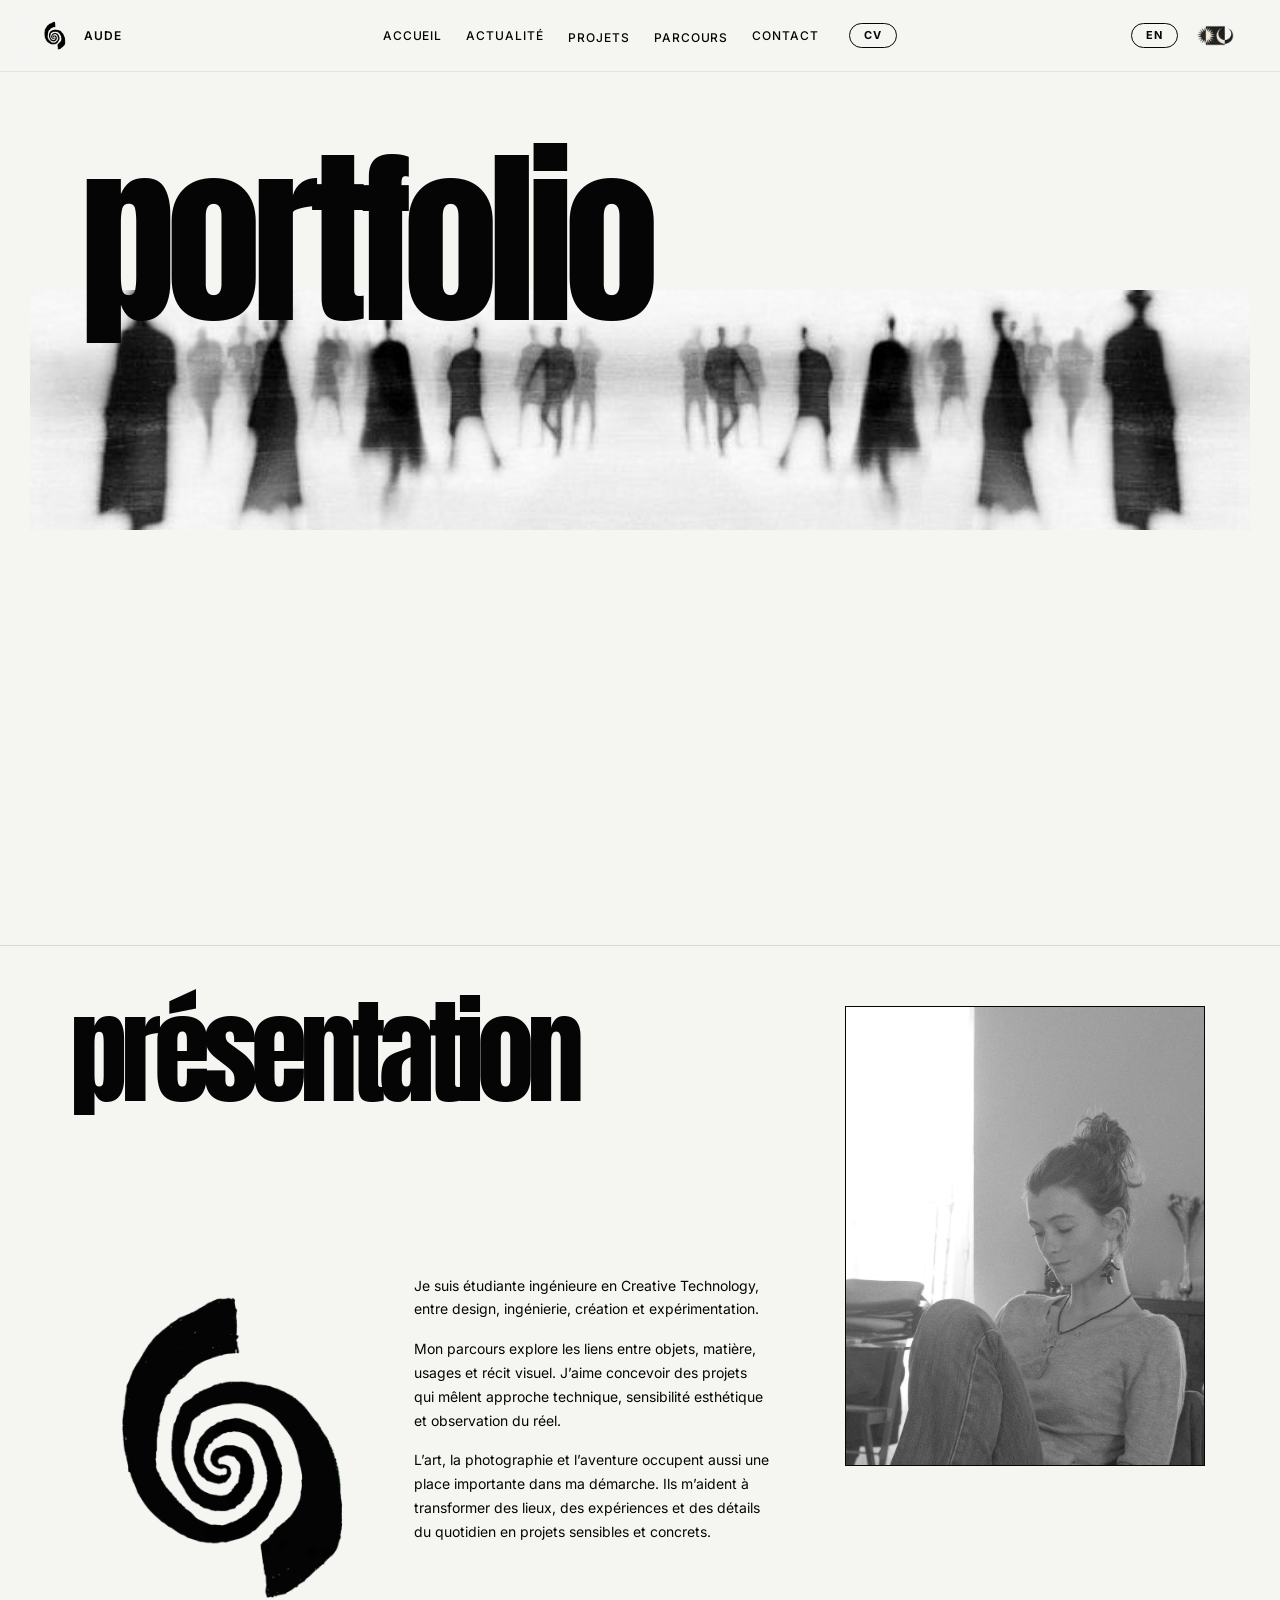
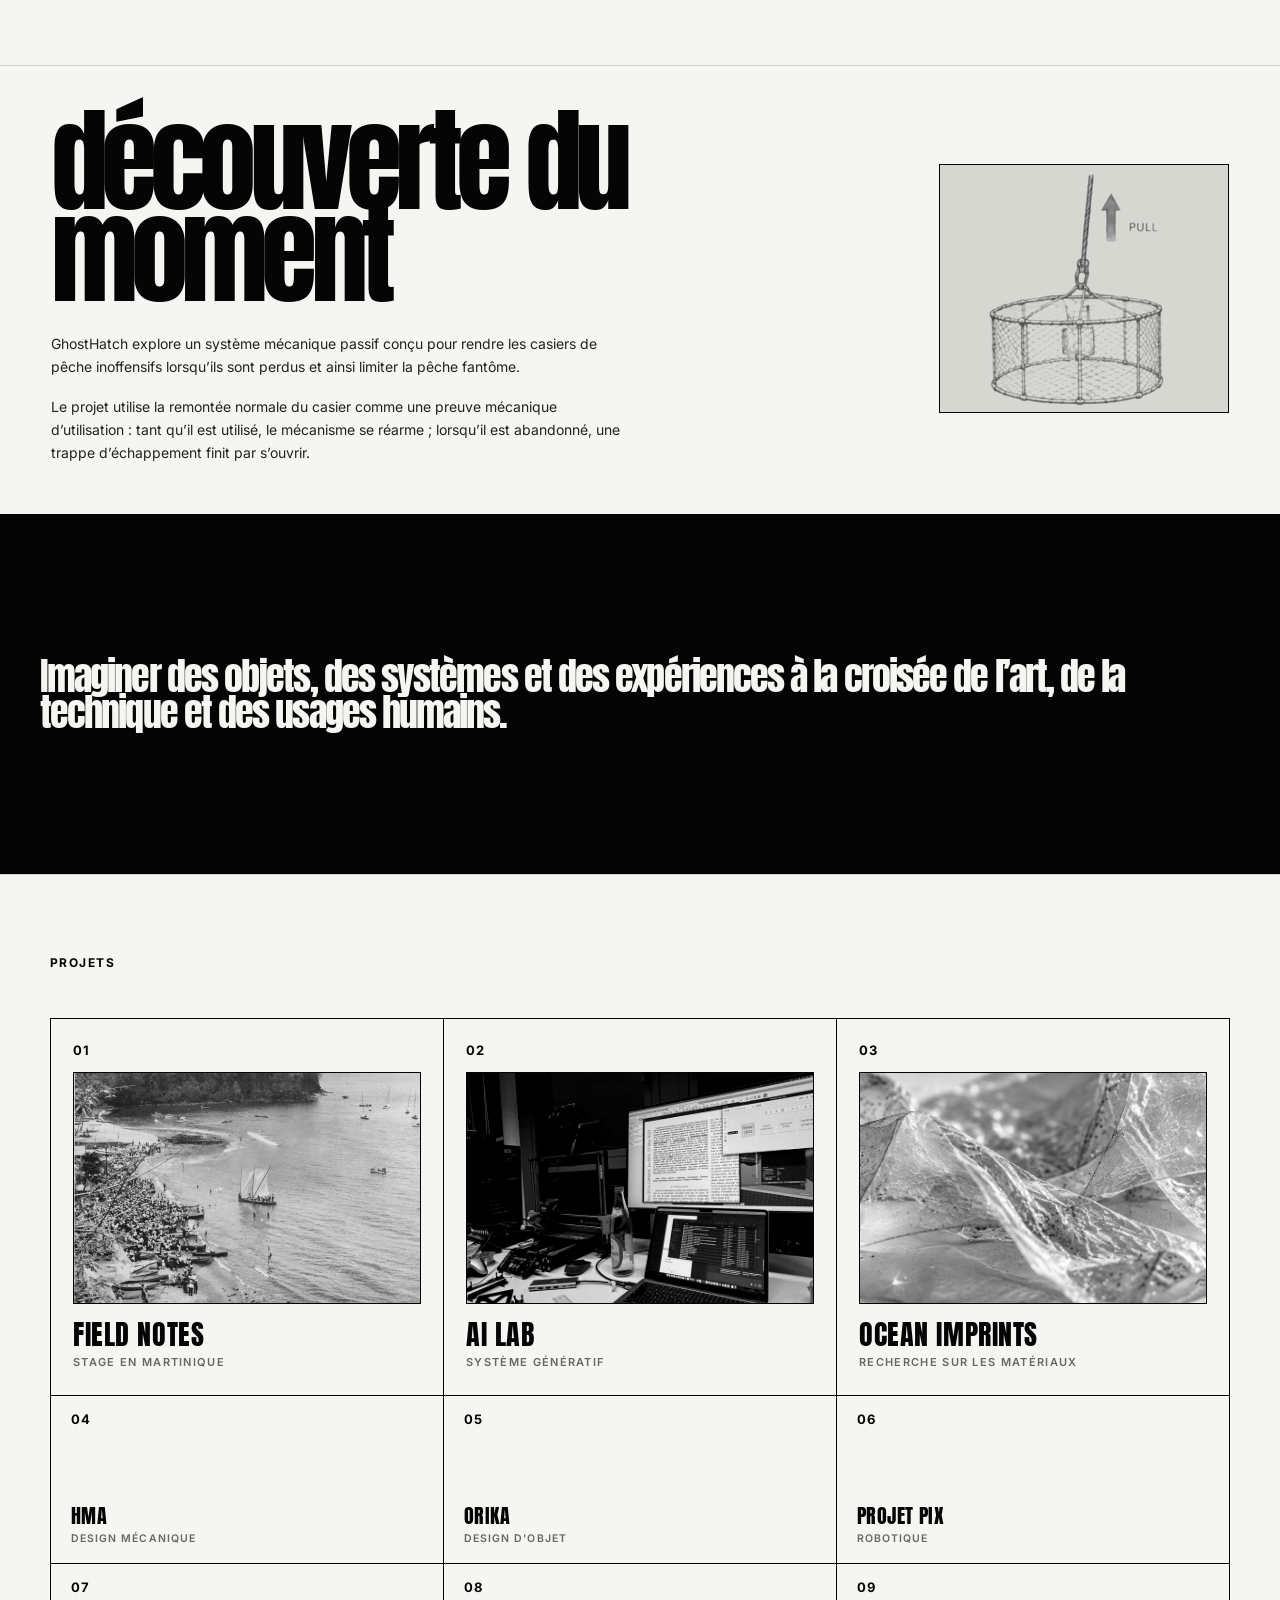
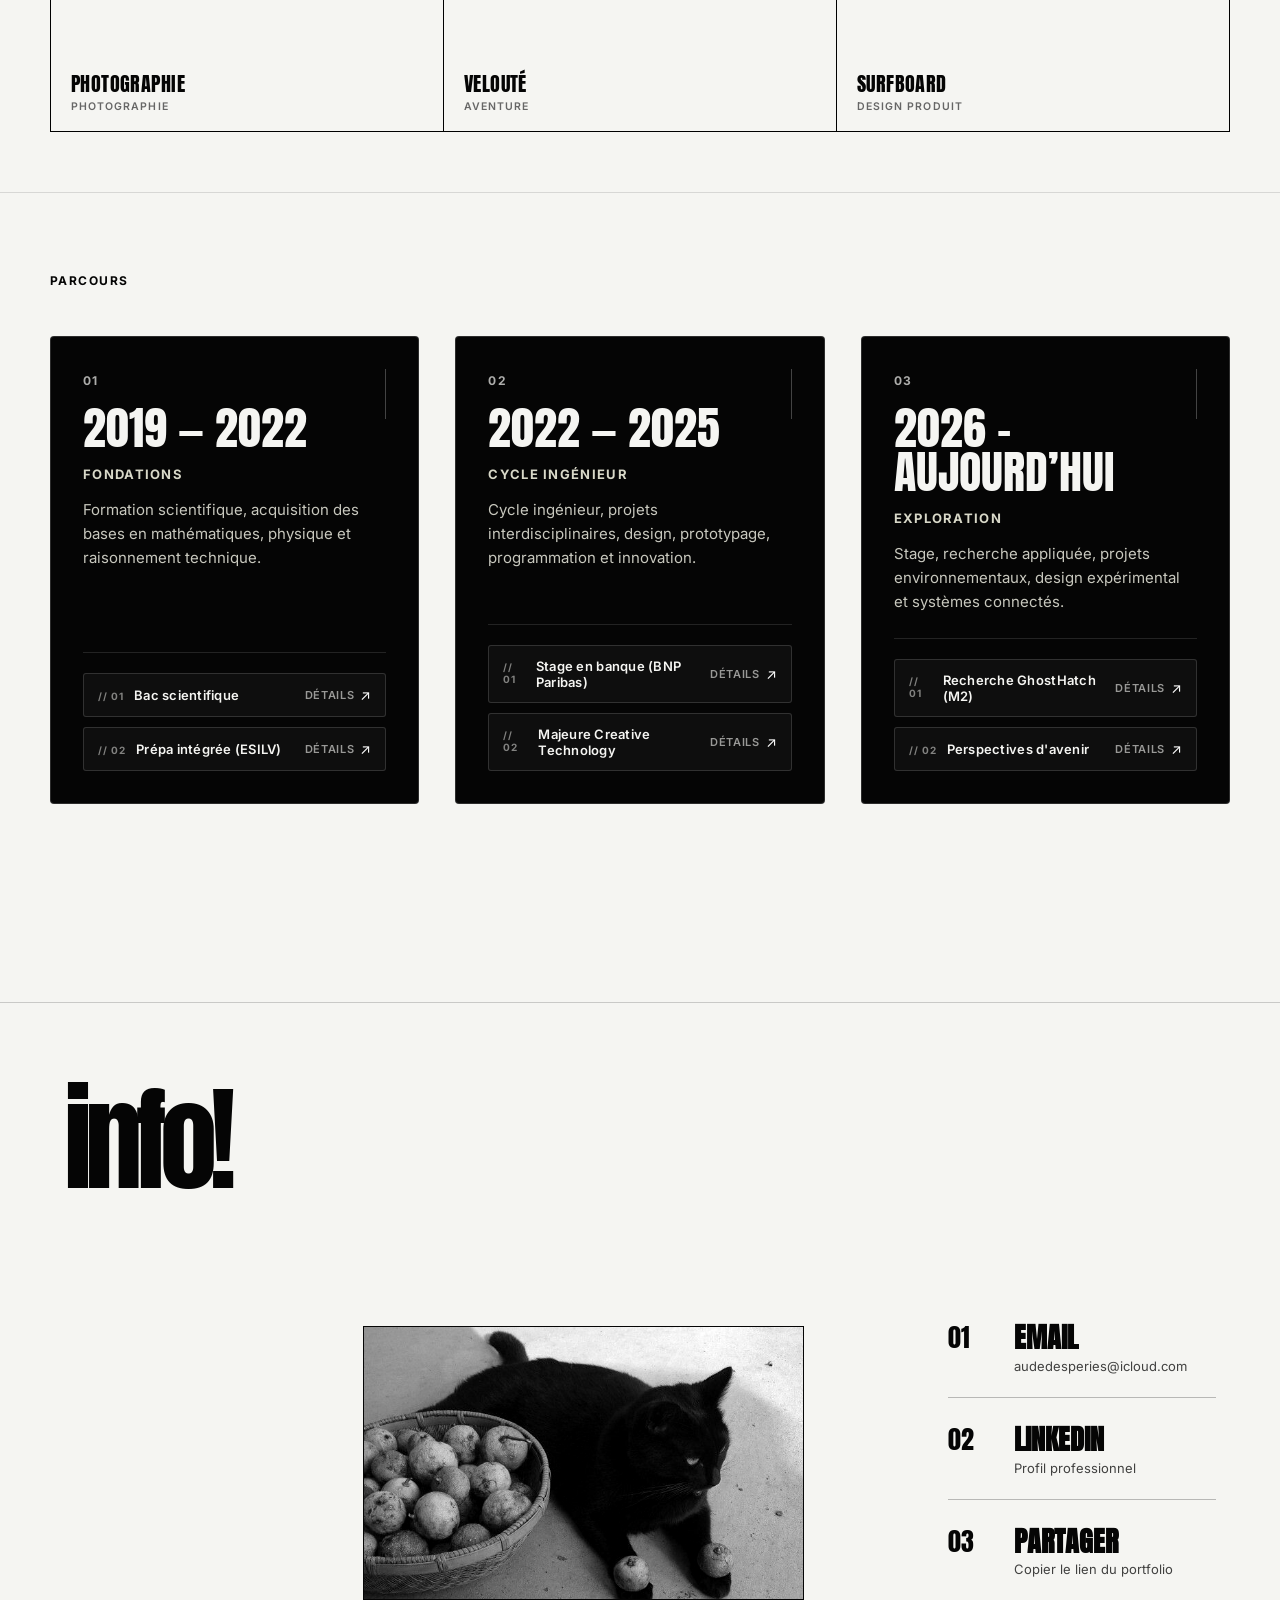
<file: index.html>
<!DOCTYPE html>
<html lang="fr">

<head>
    <meta charset="UTF-8" />

    <meta name="viewport" content="width=device-width, initial-scale=1.0, viewport-fit=cover" />

    <title>Portfolio — Aude</title>

    <link rel="icon" type="image/png" href="assets/images/langue1.jpeg">
    <link rel="apple-touch-icon" href="assets/images/langue1.jpeg">

    <!-- Typographie Anton -->
    <link rel="preconnect" href="https://fonts.googleapis.com">
    <link rel="preconnect" href="https://fonts.gstatic.com" crossorigin>
    <link href="https://fonts.googleapis.com/css2?family=Anton&family=Inter:wght@300;400;500;600&display=swap"
        rel="stylesheet">

    <meta name="color-scheme" content="light dark" />
    <link rel="preload" as="image" href="assets/images/hero1.jpg" />
    <script>
        (function() {
            try {
                var t = localStorage.getItem("portfolioTheme");
                if (t === "dark") {
                    document.documentElement.setAttribute("data-theme", "dark");
                    document.documentElement.classList.add("theme-dark");
                }
            } catch(e) {}
        })();
    </script>
    <link rel="stylesheet" href="style.css?v=31" />
</head>



<body>
    <a href="#accueil" class="skip-link" data-i18n="a11y.skip">Passer au contenu principal</a>


    <!-- HEADER -->
    <header class="top-header">

        <div class="header-left mobile-portfolio-zone">
            <button type="button" class="header-logo-btn scroll-top-btn" aria-label="Retour en haut de page" title="Retour en haut">
                <img src="assets/images/langue.png" data-light-src="assets/images/langue.png" data-dark-src="assets/images/langue1.jpeg" alt="Logo Aude Portfolio" class="header-logo-img langue-toggle-img">
            </button>

            <span class="desktop-portfolio-text">Aude</span>

            <button class="mobile-portfolio-button" type="button" aria-expanded="false"
                aria-controls="mobilePortfolioMenu">
                Aude
            </button>

            <div class="mobile-portfolio-menu" id="mobilePortfolioMenu">
                <a href="#accueil" class="mobile-menu-home">Portfolio / Accueil</a>
                <a href="assets/CV_Aude_Desperies.pdf" target="_blank" rel="noopener noreferrer" class="mobile-menu-cv" data-i18n="nav.cv.full">Mon CV (PDF)</a>

                <span>Projets</span>
                <a href="pages/mission-martinique.html">01 — Field Notes</a>
                <a href="pages/ai-lab.html">02 — AI Lab</a>
                <a href="pages/ocean-imprints.html">03 — Ocean Imprints</a>
                <a href="pages/hma.html">04 — How to Make Almost Anything</a>
                <a href="pages/orika-design.html">05 — Orika</a>
                <a href="pages/projet-pix.html">06 — Projet Pix</a>
                <a href="pages/photographie.html">07 — Photographie</a>
                <a href="pages/veloute.html">08 — Velouté</a>
                <a href="pages/surfboard.html">09 — Surfboard</a>

                <span>Navigation</span>
                <a href="#parcours">Parcours</a>
                <a href="#apropos">Actualité</a>
                <a href="#contact">Contact</a>
            </div>
        </div>


        <nav class="main-nav">
            <a href="#accueil" data-i18n="nav.home">Accueil</a>
            <a href="#apropos" data-i18n="nav.news">Actualité</a>

            <div class="nav-item project-menu">
                <a href="#projets" data-i18n="nav.projects">Projets</a>

                <div class="mega-menu">
                    <div class="mega-column">
                        <h3 data-i18n="menu.school">École</h3>
                        <a href="pages/ai-lab.html">AI Lab</a>
                        <a href="pages/ocean-imprints.html">Ocean Imprints</a>
                        <a href="pages/hma.html">How to Make Almost Anything</a>
                    </div>

                    <div class="mega-column">
                        <h3 data-i18n="menu.creation">Création</h3>
                        <a href="pages/orika-design.html">Orika</a>
                        <a href="pages/surfboard.html">Surfboard</a>
                        <a href="pages/projet-pix.html">Projet Pix</a>
                    </div>

                    <div class="mega-column">
                        <h3 data-i18n="menu.exploration">Exploration</h3>
                        <a href="pages/mission-martinique.html">Field Notes</a>
                        <a href="pages/veloute.html">Velouté</a>
                        <a href="pages/photographie.html">Photographie</a>
                    </div>
                </div>
            </div>

            <div class="nav-item project-menu">
                <a href="#parcours" data-i18n="nav.path">Parcours</a>

                <div class="mega-menu parcours-mega-menu">
                    <div class="mega-column">
                        <h3>2019 — 2022</h3>
                        <a href="#parcours" data-i18n="path.menu.1">Bac scientifique</a>
                        <a href="#parcours" data-i18n="path.menu.2">Prépa intégrée</a>
                    </div>

                    <div class="mega-column">
                        <h3>2022 — 2025</h3>
                        <a href="#parcours" data-i18n="path.menu.3">Cycle ingénieur</a>
                        <a href="#parcours" data-i18n="path.menu.4">Creative Technology</a>
                        <a href="#parcours" data-i18n="path.menu.5">Projets design & tech</a>
                    </div>
                </div>
            </div>

            <a href="#contact" data-i18n="nav.contact">Contact</a>

            <a href="assets/CV_Aude_Desperies.pdf" class="cv-button" target="_blank" rel="noopener noreferrer" aria-label="Consulter mon CV">
                <span data-i18n="nav.cv">CV</span>
            </a>
        </nav>

        <div class="header-right">
            <button type="button" class="lang-switch-btn" id="langSwitchBtn" aria-label="Passer en anglais (EN)" title="English">
                <span class="lang-switch-text">EN</span>
            </button>

            <button type="button" class="theme-toggle-btn" id="themeToggleBtn" aria-label="Basculer le mode jour/nuit" title="Mode jour / nuit">
                <img src="assets/images/jour-nuit.png" alt="Mode jour / nuit" class="theme-toggle-img">
            </button>
        </div>


    </header>

    <!-- PAGE D'ACCUEIL -->
    <main>

        <!-- SECTION HERO -->
        <section class="hero-section" id="accueil">
            <div class="hero-content">
                <h1 data-i18n="hero.title">portfolio</h1>
            </div>

            <div class="hero-image-band">
                <div class="hero-photo-placeholder"></div>
            </div>

        </section>

        <!-- ABOUT ME -->
        <section class="about-editorial-section" id="about-me">
            <div class="about-title">
                <h2 data-i18n="about.title">Présentation</h2>
            </div>



            <div class="about-small-image">
                <img src="assets/images/langue.png" data-light-src="assets/images/langue.png" data-dark-src="assets/images/langue1.jpeg" alt="Illustration langue" width="736" height="732" class="langue-toggle-img">
            </div>
            <div class="about-text-block">
                <p data-i18n="about.text.1">
                    Je suis étudiante ingénieure en Creative Technology, entre design,
                    ingénierie, création et expérimentation.
                </p>

                <p data-i18n="about.text.2">
                    Mon parcours explore les liens entre objets, matière, usages et récit visuel.
                    J’aime concevoir des projets qui mêlent approche technique, sensibilité esthétique
                    et observation du réel.
                </p>

                <p data-i18n="about.text.3">
                    L’art, la photographie et l’aventure occupent aussi une place importante dans
                    ma démarche. Ils m’aident à transformer des lieux,
                    des expériences et des détails du quotidien en projets sensibles et concrets.
                </p>
            </div>

            <div class="about-large-image">
                <img src="assets/images/presentation-01.jpeg" alt="Portrait principal de Aude">
            </div>

            

        </section>

        <!-- ACTUALITÉ -->
        <section class="news-editorial-section" id="apropos">
            <div class="news-title">
                <h2 data-i18n="news.title">découverte du moment</h2>
            </div>

            <div class="news-text">
                <p data-i18n="news.text.1">
                    GhostHatch explore un système mécanique passif conçu pour rendre les casiers 
                    de pêche inoffensifs lorsqu’ils sont perdus et ainsi limiter la pêche fantôme.
                </p>

                <p data-i18n="news.text.2">
                    Le projet utilise la remontée normale du casier comme une preuve mécanique 
                    d’utilisation : tant qu’il est utilisé, le mécanisme se réarme ; lorsqu’il est 
                    abandonné, une trappe d’échappement finit par s’ouvrir.
                </p>
            </div>

            <div class="news-feature-image">
                <img src="assets/images/ghost.png" alt="Image d’actualité du portfolio">
            </div>
        </section>


        <!-- PHRASE -->
        <section class="content-section phrase-section">
            <h2 data-i18n="phrase.main">
                Imaginer des objets, des systèmes et des expériences à la croisée de l’art,
                de la technique et des usages humains.
            </h2>
        </section>

                                <!-- BOUTONS PROJETS -->
        <section class="content-section" id="projets">
            <p class="section-label" data-i18n="projects.label">Projets</p>

            <div class="project-grid">
                <!-- 01 : Martinique (Ligne 1 - Photo directement visible) -->
                <a href="pages/mission-martinique.html" class="project-card project-card--featured">
                    <div class="project-card-header">
                        <span class="project-card-number">01</span>
                        <span class="project-card-arrow" aria-hidden="true">↗</span>
                    </div>
                    <div class="project-card-media">
                        <img src="assets/images/martinique_home.jpg" alt="Aperçu Field Notes" loading="lazy">
                    </div>
                    <div class="project-card-meta">
                        <h3 class="project-card-title">Field Notes</h3>
                        <p class="project-card-sub" data-i18n="project.1.meta">Stage en Martinique</p>
                    </div>
                </a>

                <!-- 02 : AI Lab (Ligne 1 - Photo directement visible) -->
                <a href="pages/ai-lab.html" class="project-card project-card--featured">
                    <div class="project-card-header">
                        <span class="project-card-number">02</span>
                        <span class="project-card-arrow" aria-hidden="true">↗</span>
                    </div>
                    <div class="project-card-media">
                        <img src="assets/images/ia_home.jpg" alt="Aperçu AI Lab" loading="lazy">
                    </div>
                    <div class="project-card-meta">
                        <h3 class="project-card-title">AI Lab</h3>
                        <p class="project-card-sub" data-i18n="project.2.meta">Système génératif</p>
                    </div>
                </a>

                <!-- 03 : Ocean Imprints (Ligne 1 - Photo directement visible) -->
                <a href="pages/ocean-imprints.html" class="project-card project-card--featured">
                    <div class="project-card-header">
                        <span class="project-card-number">03</span>
                        <span class="project-card-arrow" aria-hidden="true">↗</span>
                    </div>
                    <div class="project-card-media">
                        <img src="assets/images/ocean_imprints_home.png" alt="Aperçu Ocean Imprints" loading="lazy">
                    </div>
                    <div class="project-card-meta">
                        <h3 class="project-card-title">Ocean Imprints</h3>
                        <p class="project-card-sub" data-i18n="project.3.meta">Recherche sur les matériaux</p>
                    </div>
                </a>

                <!-- 04 : HMA (Ligne 2 - 4 photos au survol) -->
                <a href="pages/hma.html" class="project-card project-card--hover-reveal">
                    <div class="project-card-hover-gallery" aria-hidden="true">
                        <div class="project-card-hover-thumb"><img src="assets/images/hma-01.jpg" alt="" loading="lazy"></div>
                        <div class="project-card-hover-thumb"><img src="assets/images/hma-02.png" alt="" loading="lazy"></div>
                        <div class="project-card-hover-thumb"><img src="assets/images/hma-03.png" alt="" loading="lazy"></div>
                        <div class="project-card-hover-thumb"><img src="assets/images/hma-04.jpeg" alt="" loading="lazy"></div>
                    </div>
                    <div class="project-card-inner">
                        <div class="project-card-header">
                            <span class="project-card-number">04</span>
                            <span class="project-card-arrow" aria-hidden="true">↗</span>
                        </div>
                        <div class="project-card-meta">
                            <h3 class="project-card-title">HMA</h3>
                            <p class="project-card-sub" data-i18n="project.4.meta">Design mécanique</p>
                        </div>
                    </div>
                </a>

                <!-- 05 : Orika (Ligne 2 - 4 photos au survol) -->
                <a href="pages/orika-design.html" class="project-card project-card--hover-reveal">
                    <div class="project-card-hover-gallery" aria-hidden="true">
                        <div class="project-card-hover-thumb"><img src="assets/images/orika-01.jpeg" alt="" loading="lazy"></div>
                        <div class="project-card-hover-thumb"><img src="assets/images/hero.jpeg" alt="" loading="lazy"></div>
                        <div class="project-card-hover-thumb"><img src="assets/images/orika-03.jpeg" alt="" loading="lazy"></div>
                        <div class="project-card-hover-thumb"><img src="assets/images/orika-04.png" alt="" loading="lazy"></div>
                    </div>
                    <div class="project-card-inner">
                        <div class="project-card-header">
                            <span class="project-card-number">05</span>
                            <span class="project-card-arrow" aria-hidden="true">↗</span>
                        </div>
                        <div class="project-card-meta">
                            <h3 class="project-card-title">Orika</h3>
                            <p class="project-card-sub" data-i18n="project.5.meta">Design d'objet</p>
                        </div>
                    </div>
                </a>

                <!-- 06 : Projet Pix (Ligne 2 - 4 photos au survol) -->
                <a href="pages/projet-pix.html" class="project-card project-card--hover-reveal">
                    <div class="project-card-hover-gallery" aria-hidden="true">
                        <div class="project-card-hover-thumb"><img src="assets/images/pix-01.jpeg" alt="" loading="lazy"></div>
                        <div class="project-card-hover-thumb"><img src="assets/images/pix-02.jpeg" alt="" loading="lazy"></div>
                        <div class="project-card-hover-thumb"><img src="assets/images/pix-03.jpeg" alt="" loading="lazy"></div>
                        <div class="project-card-hover-thumb"><img src="assets/images/pix-04.jpeg" alt="" loading="lazy"></div>
                    </div>
                    <div class="project-card-inner">
                        <div class="project-card-header">
                            <span class="project-card-number">06</span>
                            <span class="project-card-arrow" aria-hidden="true">↗</span>
                        </div>
                        <div class="project-card-meta">
                            <h3 class="project-card-title">Projet Pix</h3>
                            <p class="project-card-sub" data-i18n="project.6.meta">Robotique</p>
                        </div>
                    </div>
                </a>

                <!-- 07 : Photographie (Ligne 3 - 4 photos au survol) -->
                <a href="pages/photographie.html" class="project-card project-card--hover-reveal">
                    <div class="project-card-hover-gallery" aria-hidden="true">
                        <div class="project-card-hover-thumb"><img src="assets/images/photo-01.jpeg" alt="" loading="lazy"></div>
                        <div class="project-card-hover-thumb"><img src="assets/images/photo-02.jpeg" alt="" loading="lazy"></div>
                        <div class="project-card-hover-thumb"><img src="assets/images/photo-03.jpeg" alt="" loading="lazy"></div>
                        <div class="project-card-hover-thumb"><img src="assets/images/photo-04.jpeg" alt="" loading="lazy"></div>
                    </div>
                    <div class="project-card-inner">
                        <div class="project-card-header">
                            <span class="project-card-number">07</span>
                            <span class="project-card-arrow" aria-hidden="true">↗</span>
                        </div>
                        <div class="project-card-meta">
                            <h3 class="project-card-title">Photographie</h3>
                            <p class="project-card-sub" data-i18n="project.7.meta">Photographie</p>
                        </div>
                    </div>
                </a>

                <!-- 08 : Velouté (Ligne 3 - 4 photos au survol) -->
                <a href="pages/veloute.html" class="project-card project-card--hover-reveal">
                    <div class="project-card-hover-gallery" aria-hidden="true">
                        <div class="project-card-hover-thumb"><img src="assets/images/velo-01.jpeg" alt="" loading="lazy"></div>
                        <div class="project-card-hover-thumb"><img src="assets/images/velo-02.jpeg" alt="" loading="lazy"></div>
                        <div class="project-card-hover-thumb"><img src="assets/images/velo-03.jpeg" alt="" loading="lazy"></div>
                        <div class="project-card-hover-thumb"><img src="assets/images/velo-04.png" alt="" loading="lazy"></div>
                    </div>
                    <div class="project-card-inner">
                        <div class="project-card-header">
                            <span class="project-card-number">08</span>
                            <span class="project-card-arrow" aria-hidden="true">↗</span>
                        </div>
                        <div class="project-card-meta">
                            <h3 class="project-card-title">Velouté</h3>
                            <p class="project-card-sub" data-i18n="project.8.meta">Aventure</p>
                        </div>
                    </div>
                </a>

                <!-- 09 : Surfboard (Ligne 3 - 4 photos au survol) -->
                <a href="pages/surfboard.html" class="project-card project-card--hover-reveal">
                    <div class="project-card-hover-gallery" aria-hidden="true">
                        <div class="project-card-hover-thumb"><img src="assets/images/surf-01.jpg" alt="" loading="lazy"></div>
                        <div class="project-card-hover-thumb"><img src="assets/images/surf-02.jpeg" alt="" loading="lazy"></div>
                        <div class="project-card-hover-thumb"><img src="assets/images/surf-03.jpeg" alt="" loading="lazy"></div>
                        <div class="project-card-hover-thumb"><img src="assets/images/surf-04.jpeg" alt="" loading="lazy"></div>
                    </div>
                    <div class="project-card-inner">
                        <div class="project-card-header">
                            <span class="project-card-number">09</span>
                            <span class="project-card-arrow" aria-hidden="true">↗</span>
                        </div>
                        <div class="project-card-meta">
                            <h3 class="project-card-title">Surfboard</h3>
                            <p class="project-card-sub" data-i18n="project.9.meta">Design produit</p>
                        </div>
                    </div>
                </a>
            </div>
        </section>

                                <!-- PARCOURS -->
        <section class="content-section" id="parcours">
            <p class="section-label" data-i18n="path.label">Parcours</p>
            <div class="timeline-grid">
                <!-- 01 : 2019 — 2022 -->
                <div class="timeline-card">
                    <div class="timeline-card-main">
                        <span class="timeline-number">01</span>
                        <h3>2019 — 2022</h3>
                        <h4 data-i18n="path.1.subtitle">Fondations</h4>
                        <p data-i18n="path.1.text">
                            Formation scientifique, acquisition des bases en mathématiques,
                            physique et raisonnement technique.
                        </p>
                    </div>

                    <div class="timeline-subitems">
                        <button type="button" class="timeline-subitem-btn" data-modal-key="bac" aria-haspopup="dialog">
                            <span class="timeline-subitem-label">
                                <span class="timeline-subitem-index">// 01</span>
                                <span class="timeline-subitem-title" data-i18n="path.1.sub.1.title">Bac scientifique</span>
                            </span>
                            <span class="timeline-subitem-action">
                                <span class="timeline-subitem-hint" data-i18n="path.modal.open">Détails</span>
                                <span class="timeline-subitem-arrow" aria-hidden="true">↗</span>
                            </span>
                        </button>

                        <button type="button" class="timeline-subitem-btn" data-modal-key="prepa" aria-haspopup="dialog">
                            <span class="timeline-subitem-label">
                                <span class="timeline-subitem-index">// 02</span>
                                <span class="timeline-subitem-title" data-i18n="path.1.sub.2.title">Prépa intégrée (ESILV)</span>
                            </span>
                            <span class="timeline-subitem-action">
                                <span class="timeline-subitem-hint" data-i18n="path.modal.open">Détails</span>
                                <span class="timeline-subitem-arrow" aria-hidden="true">↗</span>
                            </span>
                        </button>
                    </div>
                </div>

                <!-- 02 : 2022 — 2025 -->
                <div class="timeline-card">
                    <div class="timeline-card-main">
                        <span class="timeline-number">02</span>
                        <h3>2022 — 2025</h3>
                        <h4 data-i18n="path.2.subtitle">Cycle ingénieur</h4>
                        <p data-i18n="path.2.text">
                            Cycle ingénieur, immersion bancaire, prototypage, design interactif
                            et innovation technologique.
                        </p>
                    </div>

                    <div class="timeline-subitems">
                        <button type="button" class="timeline-subitem-btn" data-modal-key="bnp" aria-haspopup="dialog">
                            <span class="timeline-subitem-label">
                                <span class="timeline-subitem-index">// 01</span>
                                <span class="timeline-subitem-title" data-i18n="path.2.sub.bnp.title">Stage en banque (BNP Paribas)</span>
                            </span>
                            <span class="timeline-subitem-action">
                                <span class="timeline-subitem-hint" data-i18n="path.modal.open">Détails</span>
                                <span class="timeline-subitem-arrow" aria-hidden="true">↗</span>
                            </span>
                        </button>

                        <button type="button" class="timeline-subitem-btn" data-modal-key="ct" aria-haspopup="dialog">
                            <span class="timeline-subitem-label">
                                <span class="timeline-subitem-index">// 02</span>
                                <span class="timeline-subitem-title" data-i18n="path.2.sub.ct.title">Majeure Creative Technology</span>
                            </span>
                            <span class="timeline-subitem-action">
                                <span class="timeline-subitem-hint" data-i18n="path.modal.open">Détails</span>
                                <span class="timeline-subitem-arrow" aria-hidden="true">↗</span>
                            </span>
                        </button>
                    </div>
                </div>

                <!-- 03 : 2026 - Aujourd'hui -->
                <div class="timeline-card">
                    <div class="timeline-card-main">
                        <span class="timeline-number">03</span>
                        <h3 data-i18n="path.3.title">2026 - Aujourd'hui</h3>
                        <h4 data-i18n="path.3.subtitle">Exploration</h4>
                        <p data-i18n="path.3.text">
                            Stage, recherche appliquée, projets environnementaux,
                            design expérimental et systèmes connectés.
                        </p>
                    </div>

                    <div class="timeline-subitems">
                        <button type="button" class="timeline-subitem-btn" data-modal-key="ghost" aria-haspopup="dialog">
                            <span class="timeline-subitem-label">
                                <span class="timeline-subitem-index">// 01</span>
                                <span class="timeline-subitem-title" data-i18n="path.3.sub.1.title">Recherche GhostHatch (M2)</span>
                            </span>
                            <span class="timeline-subitem-action">
                                <span class="timeline-subitem-hint" data-i18n="path.modal.open">Détails</span>
                                <span class="timeline-subitem-arrow" aria-hidden="true">↗</span>
                            </span>
                        </button>

                        <button type="button" class="timeline-subitem-btn" data-modal-key="avenir" aria-haspopup="dialog">
                            <span class="timeline-subitem-label">
                                <span class="timeline-subitem-index">// 02</span>
                                <span class="timeline-subitem-title" data-i18n="path.3.sub.3.title">Perspectives d'avenir</span>
                            </span>
                            <span class="timeline-subitem-action">
                                <span class="timeline-subitem-hint" data-i18n="path.modal.open">Détails</span>
                                <span class="timeline-subitem-arrow" aria-hidden="true">↗</span>
                            </span>
                        </button>
                    </div>
                </div>
            </div>
        </section>

        





        <!-- CONTACT -->
        <section class="contact-info-section" id="contact">
            <div class="contact-info-title">
                <h2 data-i18n="contact.title">Info!</h2>
            </div>
            <div class="contact-photo-frame">
                <div class="contact-shape contact-shape-left"></div>
                <div class="contact-shape contact-shape-right"></div>
                <img src="assets/images/info.jpg" alt="Portrait de contact">
            </div>
            <div class="contact-info-list">
                <a href="mailto:audedesperies@icloud.com?subject=Contact%20depuis%20le%20portfolio"
                    class="contact-info-row">
                    <span class="contact-index">01</span>
                    <div>
                        <h3 data-i18n="contact.email">Email</h3>
                        <p>audedesperies@icloud.com</p>
                    </div>
                </a>
                <a href="https://www.linkedin.com/public-profile/settings/?trk=d_flagship3_profile_self_view_public_profile&lipi=urn%3Ali%3Apage%3Ad_flagship3_profile_view_base%3BtCOLMMIWT4GghlP7%2BjmmMA%3D%3D"
                    class="contact-info-row" target="_blank" rel="noopener noreferrer">
                    <span class="contact-index">02</span>
                    <div>
                        <h3>LinkedIn</h3>
                        <p data-i18n="contact.linkedin.text">Profil professionnel</p>
                    </div>
                </a>
                <button type="button" class="contact-info-row contact-share-btn" id="sharePortfolioBtn"
                    aria-label="Partager le portfolio">
                    <span class="contact-index">03</span>
                    <div>
                        <h3 data-i18n="contact.share.title">Partager</h3>
                        <p id="shareStatusText" data-i18n="contact.share.text">Copier le lien du portfolio</p>
                    </div>
                </button>
            </div>
        </section>

        <!-- MODAL PARCOURS (Petite fenêtre de détails éditoriale) -->
        <div id="timelineModal" class="timeline-modal" role="dialog" aria-modal="true" aria-hidden="true">
            <div class="timeline-modal-backdrop" data-close-modal></div>
            <div class="timeline-modal-dialog">
                <div class="timeline-modal-header">
                    <div class="timeline-modal-meta">
                        <span class="timeline-modal-period" id="modalPeriod"></span>
                        <span class="timeline-modal-tag" id="modalTag"></span>
                    </div>
                    <button type="button" class="timeline-modal-close" data-close-modal aria-label="Fermer la fenêtre">
                        <span aria-hidden="true">✕</span>
                    </button>
                </div>
                <div class="timeline-modal-body">
                    <h3 class="timeline-modal-title" id="modalTitle"></h3>
                    <p class="timeline-modal-detail" id="modalDetail"></p>
                    <div class="timeline-modal-tags" id="modalTags"></div>
                </div>
                <div class="timeline-modal-footer">
                    <button type="button" class="timeline-modal-dismiss-btn" data-close-modal>
                        <span data-i18n="path.modal.close">Fermer ✕</span>
                    </button>
                </div>
            </div>
        </div>

    </main>

    <script src="script.js?v=22"></script>
</body>

</html>
</file>
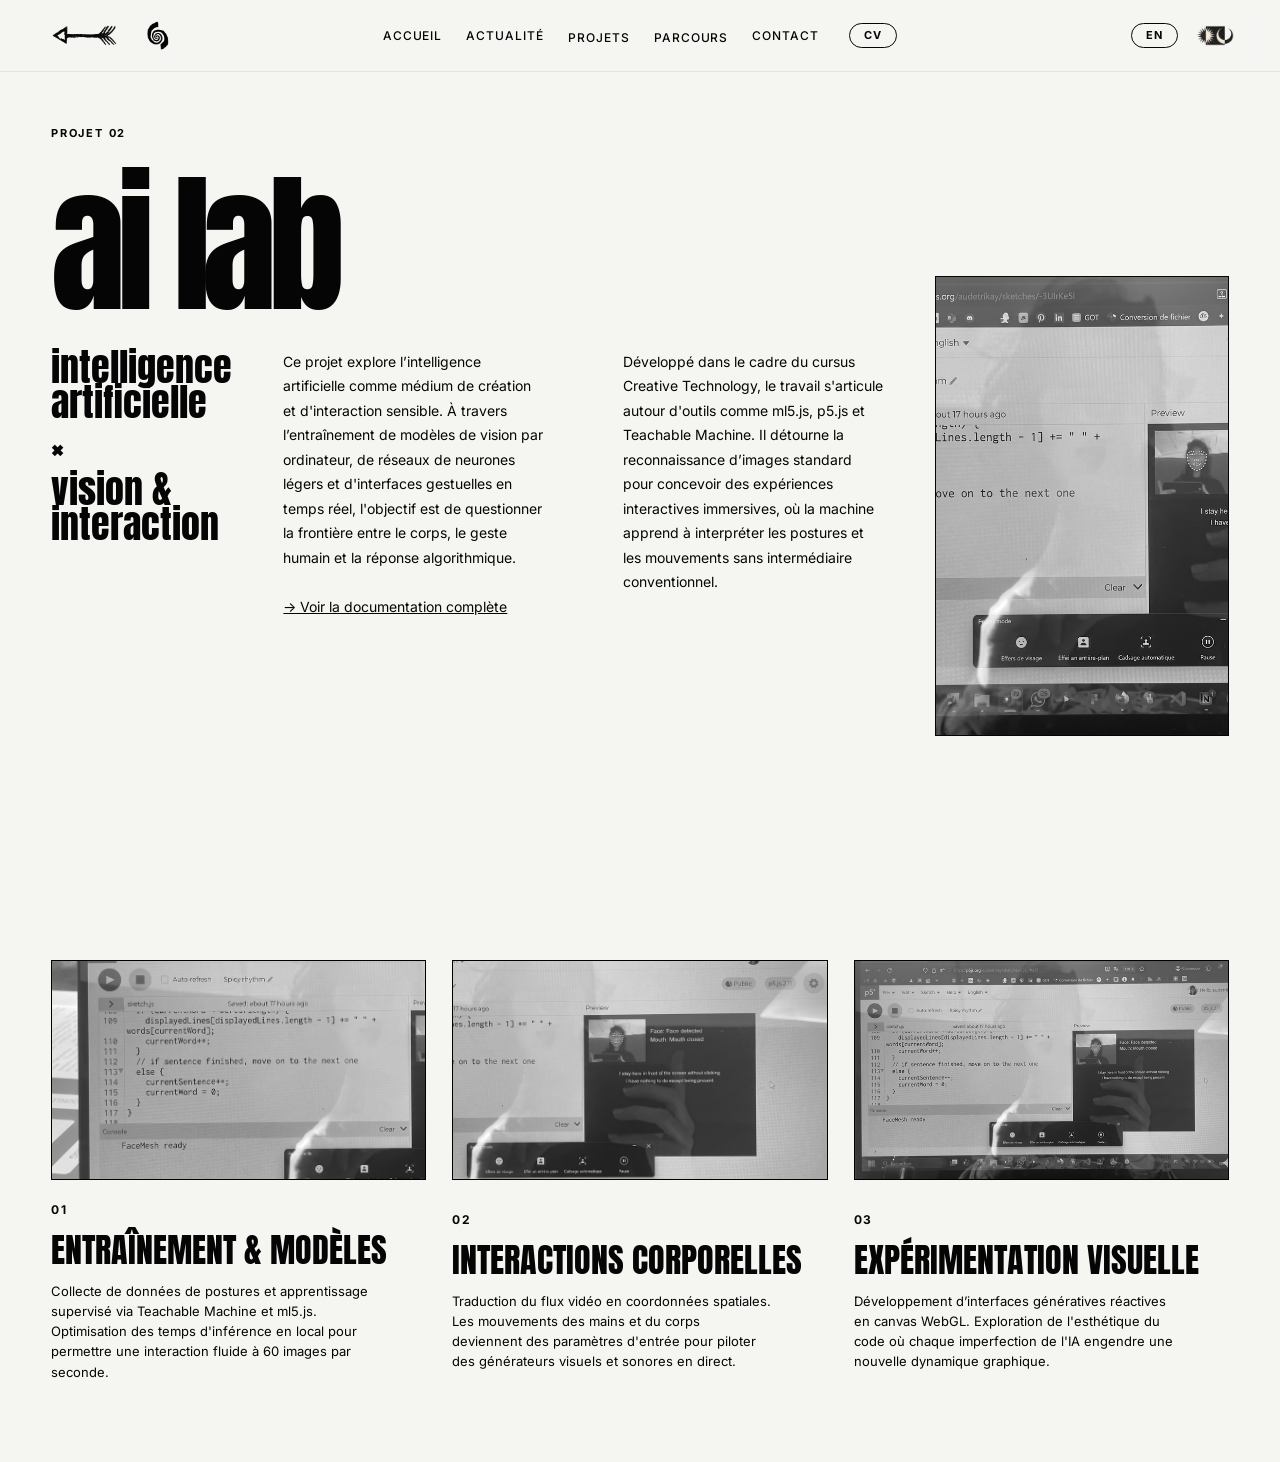
<file: pages/ai-lab.html>
<!DOCTYPE html>
<html lang="fr">

<head>
  <meta charset="UTF-8" />
  <meta name="viewport" content="width=device-width, initial-scale=1.0, viewport-fit=cover" />

  <title>AI Lab — Aude</title>

  <link rel="icon" type="image/png" href="../assets/images/langue1.jpeg">
  <link rel="apple-touch-icon" href="../assets/images/langue1.jpeg">

  <link rel="preconnect" href="https://fonts.googleapis.com">
  <link rel="preconnect" href="https://fonts.gstatic.com" crossorigin>
  <link href="https://fonts.googleapis.com/css2?family=Anton&family=Inter:wght@300;400;500;600&display=swap"
    rel="stylesheet">

  <meta name="color-scheme" content="light dark" />
  <script>
    (function() {
      try {
        var t = localStorage.getItem("portfolioTheme");
        if (t === "dark") {
          document.documentElement.setAttribute("data-theme", "dark"); document.documentElement.classList.add("theme-dark");
        }
      } catch(e) {}
    })();
  </script>
  <link rel="stylesheet" href="../style.css?v=31" />
</head>

<body class="project-page">

  <!-- HEADER -->
  <header class="top-header">

    <div class="header-left">
      <a href="../index.html#projets" class="back-projects-btn" aria-label="Retour aux projets" title="Retour aux projets" data-i18n-title="nav.back.projects">
        <img src="../assets/images/fleche.png" data-light-src="../assets/images/fleche.png" data-dark-src="../assets/images/fleche1.png" alt="Retour aux projets" class="back-projects-img">
      </a>
      <button type="button" class="header-logo-btn scroll-top-btn" aria-label="Retour en haut de page" title="Retour en haut">
        <img src="../assets/images/langue.png" data-light-src="../assets/images/langue.png" data-dark-src="../assets/images/langue1.jpeg" alt="Logo Aude Portfolio" class="header-logo-img langue-toggle-img">
      </button>
    </div>

    <nav class="main-nav">
      <a href="../index.html#accueil" data-i18n="nav.home">Accueil</a>
      <a href="../index.html#apropos" data-i18n="nav.news">Actualité</a>

      <div class="nav-item project-menu">
        <a href="../index.html#projets" data-i18n="nav.projects">Projets</a>

        <div class="mega-menu">
          <div class="mega-column">
            <h3 data-i18n="menu.school">École</h3>
            <a href="ai-lab.html">AI Lab</a>
            <a href="ocean-imprints.html">Ocean Imprints</a>
            <a href="hma.html">How to Make Almost Anything</a>
          </div>

          <div class="mega-column">
            <h3 data-i18n="menu.creation">Création</h3>
            <a href="orika-design.html">Orika</a>
            <a href="surfboard.html">Surfboard</a>
            <a href="projet-pix.html">Projet Pix</a>
          </div>

          <div class="mega-column">
            <h3 data-i18n="menu.exploration">Exploration</h3>
            <a href="mission-martinique.html">Field Notes</a>
            <a href="veloute.html">Velouté</a>
            <a href="photographie.html">Photographie</a>
          </div>
        </div>
        </div>

      <div class="nav-item project-menu">
        <a href="../index.html#parcours" class="nav-button" data-i18n="nav.path">Parcours</a>

        <div class="mega-menu parcours-mega-menu">
          <div class="mega-column">
            <h3>2019 — 2022</h3>
            <a href="../index.html#parcours" data-i18n="path.menu.1">Bac scientifique</a>
            <a href="../index.html#parcours" data-i18n="path.menu.2">Prépa intégrée</a>
          </div>

          <div class="mega-column">
            <h3>2022 — 2025</h3>
            <a href="../index.html#parcours" data-i18n="path.menu.3">Cycle ingénieur</a>
            <a href="../index.html#parcours" data-i18n="path.menu.4">Creative Technology</a>
            <a href="../index.html#parcours" data-i18n="path.menu.5">Projets design & tech</a>
          </div>
        </div>
      </div>

      <a href="../index.html#contact" data-i18n="nav.contact">Contact</a>

      <a href="../assets/CV_Aude_Desperies.pdf" class="cv-button" target="_blank" rel="noopener noreferrer" aria-label="Consulter mon CV">
        <span data-i18n="nav.cv">CV</span>
      </a>
    </nav>

    <div class="header-right">
      <button type="button" class="lang-switch-btn" aria-label="Passer en anglais (EN)" title="English">
        <span class="lang-switch-text">EN</span>
      </button>

      <button type="button" class="theme-toggle-btn" aria-label="Basculer le mode jour/nuit" title="Mode jour / nuit">
        <img src="../assets/images/jour-nuit.png" alt="Mode jour / nuit" class="theme-toggle-img">
      </button>
    </div>

  </header>

  <main class="project-detail-page ia-page">

    <section class="project-detail-hero">

      <div class="project-detail-topline">
        <span data-i18n="ia.top.project">Projet 02</span>
      </div>

      <div class="project-detail-title">
        <h1 data-i18n="ia.title">ai lab</h1>
      </div>

      <div class="project-detail-index">
        <p class="project-manifesto">
          <strong data-i18n="ia.subtitle.1">intelligence artificielle</strong>
          <strong data-i18n="ia.subtitle.2">×</strong>
          <strong data-i18n="ia.subtitle.3">vision & interaction</strong>
        </p>
      </div>

      <div class="project-detail-text">
        <p data-i18n="ia.text.1">
          Ce projet explore l’intelligence artificielle comme médium de création et d'interaction sensible.
          À travers l’entraînement de modèles de vision par ordinateur, de réseaux de neurones légers et
          d'interfaces gestuelles en temps réel, l'objectif est de questionner la frontière entre le corps,
          le geste humain et la réponse algorithmique.
        </p>

        <p data-i18n="ia.text.2">
          Développé dans le cadre du cursus Creative Technology, le travail s'articule autour d'outils
          comme ml5.js, p5.js et Teachable Machine. Il détourne la reconnaissance d’images standard pour
          concevoir des expériences interactives immersives, où la machine apprend à interpréter les postures
          et les mouvements sans intermédiaire conventionnel.
        </p>

        <p>
          <a href="https://bow-chalk-0b1.notion.site/HMAA-Week-4-Learning-AI-2fccb55dd235802e83e1c0e6e72970eb?source=copy_link"
            target="_blank" rel="noopener noreferrer" class="project-link" data-i18n="project.link.documentation">
            → Voir la documentation complète
          </a>
        </p>
      </div>

      <div class="project-detail-image">
        <img src="../assets/images/ia-01.png" alt="AI Lab Machine Learning">
      </div>

    </section>

    <section class="project-detail-gallery">

      <article class="project-mini-card">
        <img src="../assets/images/ia-02.png" alt="Entraînement modèles IA">
        <div>
          <span>01</span>
          <h3 data-i18n="ia.card.1.title">Entraînement & Modèles</h3>
          <p data-i18n="ia.card.1.text">
            Collecte de données de postures et apprentissage supervisé via Teachable Machine et ml5.js.
            Optimisation des temps d'inférence en local pour permettre une interaction fluide à 60 images par seconde.
          </p>
        </div>
      </article>

      <article class="project-mini-card">
        <img src="../assets/images/ia-03.png" alt="Interactions corporelles">
        <div>
          <span>02</span>
          <h3 data-i18n="ia.card.2.title">Interactions Corporelles</h3>
          <p data-i18n="ia.card.2.text">
            Traduction du flux vidéo en coordonnées spatiales. Les mouvements des mains et du corps
            deviennent des paramètres d'entrée pour piloter des générateurs visuels et sonores en direct.
          </p>
        </div>
      </article>

      <article class="project-mini-card">
        <img src="../assets/images/ia-04.png" alt="Expérimentation visuelle">
        <div>
          <span>03</span>
          <h3 data-i18n="ia.card.3.title">Expérimentation Visuelle</h3>
          <p data-i18n="ia.card.3.text">
            Développement d’interfaces génératives réactives en canvas WebGL. Exploration de l'esthétique
            du code où chaque imperfection de l'IA engendre une nouvelle dynamique graphique.
          </p>
        </div>
      </article>

    </section>

  </main>

  <script src="../script.js?v=22"></script>
</body>

</html>
</file>
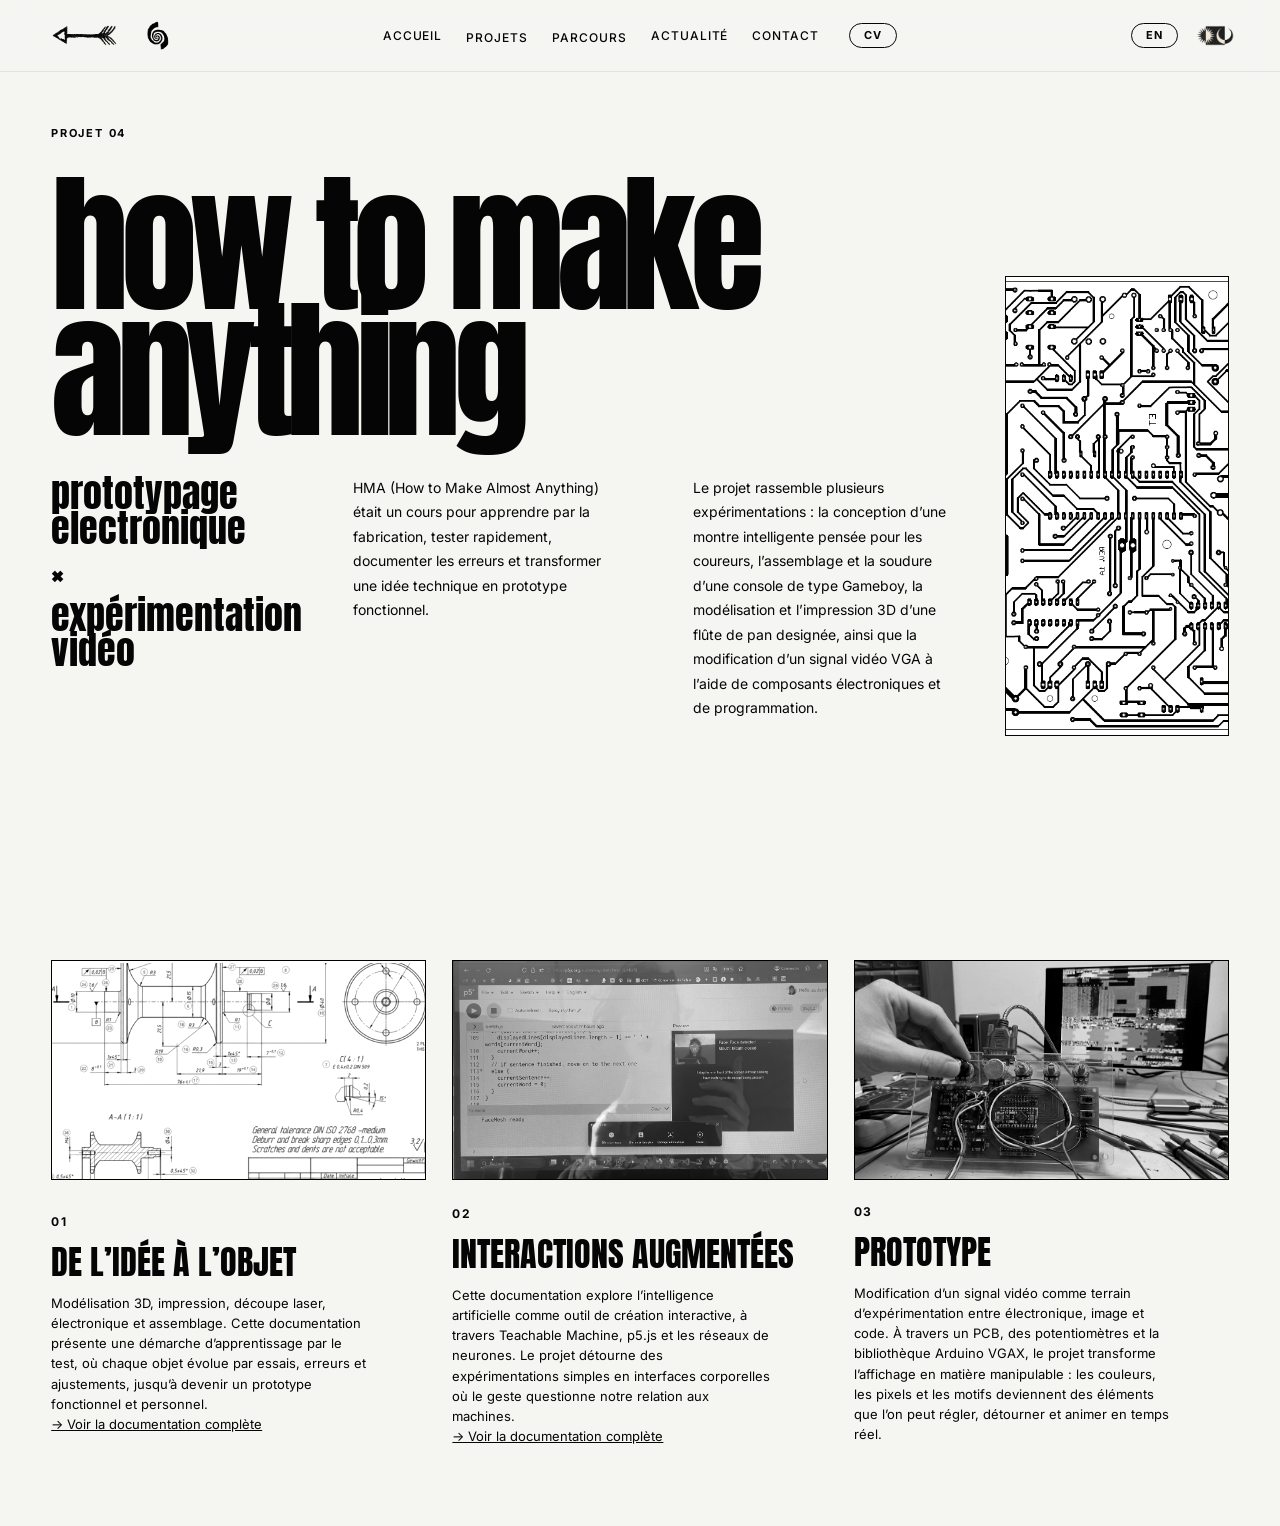
<file: pages/hma.html>
<!DOCTYPE html>
<html lang="fr">

<head>
  <meta charset="UTF-8" />
  <meta name="viewport" content="width=device-width, initial-scale=1.0, viewport-fit=cover" />

  <title>HMA — Aude</title>

  <link rel="icon" type="image/png" href="../assets/images/langue1.jpeg">
  <link rel="apple-touch-icon" href="../assets/images/langue1.jpeg">

  <link rel="preconnect" href="https://fonts.googleapis.com">
  <link rel="preconnect" href="https://fonts.gstatic.com" crossorigin>
  <link href="https://fonts.googleapis.com/css2?family=Anton&family=Inter:wght@300;400;500;600&display=swap"
    rel="stylesheet">

  <meta name="color-scheme" content="light dark" />
  <script>
    (function() {
      try {
        var t = localStorage.getItem("portfolioTheme");
        if (t === "dark") {
          document.documentElement.setAttribute("data-theme", "dark"); document.documentElement.classList.add("theme-dark");
        }
      } catch(e) {}
    })();
  </script>
  <link rel="stylesheet" href="../style.css?v=31" />
</head>

<body class="project-page">


  <!-- HEADER -->
  <header class="top-header">

    <div class="header-left">
      <a href="../index.html#projets" class="back-projects-btn" aria-label="Retour aux projets" title="Retour aux projets" data-i18n-title="nav.back.projects">
        <img src="../assets/images/fleche.png" data-light-src="../assets/images/fleche.png" data-dark-src="../assets/images/fleche1.png" alt="Retour aux projets" class="back-projects-img">
      </a>
      <button type="button" class="header-logo-btn scroll-top-btn" aria-label="Retour en haut de page" title="Retour en haut">
        <img src="../assets/images/langue.png" data-light-src="../assets/images/langue.png" data-dark-src="../assets/images/langue1.jpeg" alt="Logo Aude Portfolio" class="header-logo-img langue-toggle-img">
      </button>
    </div>

    <nav class="main-nav">
      <a href="../index.html#accueil" data-i18n="nav.home">Accueil</a>

      <div class="nav-item project-menu">
        <a href="../index.html#projets" data-i18n="nav.projects">Projets</a>

        <div class="mega-menu">
          <div class="mega-column">
            <h3 data-i18n="menu.school">École</h3>
            <a href="ai-lab.html">AI Lab</a>
            <a href="ocean-imprints.html">Ocean Imprints</a>
            <a href="hma.html">How to Make Almost Anything</a>
          </div>

          <div class="mega-column">
            <h3 data-i18n="menu.creation">Création</h3>
            <a href="orika-design.html">Orika</a>
            <a href="surfboard.html">Surfboard</a>
            <a href="projet-pix.html">Projet Pix</a>
          </div>

          <div class="mega-column">
            <h3 data-i18n="menu.exploration">Exploration</h3>
            <a href="mission-martinique.html">Field Notes</a>
            <a href="veloute.html">Velouté</a>
            <a href="photographie.html">Photographie</a>
          </div>
        </div>
        </div>

      <div class="nav-item project-menu">
        <a href="../index.html#parcours" class="nav-button" data-i18n="nav.path">Parcours</a>

        <div class="mega-menu parcours-mega-menu">
          <div class="mega-column">
            <h3>2019 — 2022</h3>
            <a href="../index.html#parcours" data-i18n="path.menu.1">Bac scientifique</a>
            <a href="../index.html#parcours" data-i18n="path.menu.2">Prépa intégrée</a>
          </div>

          <div class="mega-column">
            <h3>2022 — 2025</h3>
            <a href="../index.html#parcours" data-i18n="path.menu.3">Cycle ingénieur</a>
            <a href="../index.html#parcours" data-i18n="path.menu.4">Creative Technology</a>
            <a href="../index.html#parcours" data-i18n="path.menu.5">Projets design & tech</a>
          </div>
        </div>
      </div>

      <a href="../index.html#apropos" data-i18n="nav.news">Actualité</a>
      <a href="../index.html#contact" data-i18n="nav.contact">Contact</a>

      <a href="../assets/CV_Aude_Desperies.pdf" class="cv-button" target="_blank" rel="noopener noreferrer" aria-label="Consulter mon CV">
        <span data-i18n="nav.cv">CV</span>
      </a>
    </nav>

    <div class="header-right">
      <button type="button" class="lang-switch-btn" aria-label="Passer en anglais (EN)" title="English">
        <span class="lang-switch-text">EN</span>
      </button>

      <button type="button" class="theme-toggle-btn" aria-label="Basculer le mode jour/nuit" title="Mode jour / nuit">
        <img src="../assets/images/jour-nuit.png" alt="Mode jour / nuit" class="theme-toggle-img">
      </button>
    </div>

  </header>




  <main class="project-detail-page hma-page">

    <section class="project-detail-hero">

      <div class="project-detail-topline">
        <span data-i18n="hma.top.project">Projet 04</span>
      </div>

      <div class="project-detail-title">
        <h1 data-i18n="hma.title">how to make anything</h1>
      </div>

      <div class="project-detail-index">
        <p class="project-manifesto">
          <strong data-i18n="hma.subtitle.1">prototypage electronique</strong>
          <strong data-i18n="hma.subtitle.2">×</strong>
          <strong data-i18n="hma.subtitle.3">expérimentation vidéo</strong>
        </p>
      </div>

      <div class="project-detail-text">
        <p data-i18n="hma.text.1">
          HMA (How to Make Almost Anything) était un cours pour
          apprendre par la fabrication, tester rapidement, documenter les erreurs
          et transformer une idée technique en prototype fonctionnel.
        </p>

        <p data-i18n="hma.text.2">
          Le projet rassemble plusieurs expérimentations : la conception d’une montre intelligente
          pensée pour les coureurs, l’assemblage et la soudure d’une console de type Gameboy,
          la modélisation et l’impression 3D d’une flûte de pan designée, ainsi que la modification
          d’un signal vidéo VGA à l’aide de composants électroniques et de programmation.
        </p>
      </div>

      <div class="project-detail-image">
        <img src="../assets/images/hma-01.jpg" alt="Projet HMA Arduino VGAX">
      </div>

    </section>

    <section class="project-detail-gallery">

      <article class="project-mini-card">
        <img src="../assets/images/hma-02.png" alt="Prototype Arduino VGAX">
        <div>
          <span>01</span>
          <h3 data-i18n="hma.card.1.title">De l’idée à l’objet</h3>
          <p data-i18n="hma.card.1.text">
            Modélisation 3D, impression, découpe laser, électronique et assemblage.
            Cette documentation présente une démarche d’apprentissage par le test,
            où chaque objet évolue par essais, erreurs et ajustements, jusqu’à devenir
            un prototype fonctionnel et personnel.
          </p>
          <p>
            <a href="https://oil-giraffe-c54.notion.site/Documentation-HMAA-2nd-workshop-294bf791352280d5ad24d0cfab967bf9?source=copy_link"
              target="_blank" rel="noopener noreferrer" class="project-link" data-i18n="project.link.documentation">
              → Voir la documentation complète
            </a>
          </p>
        </div>
      </article>

      <article class="project-mini-card">
        <div class="project-mini-image">
          <img src="../assets/images/hma-03.png" alt="Expérimentation IA et interaction">
        </div>
        <div>
          <span>02</span>

          <h3 data-i18n="hma.card.2.title">Interactions augmentées</h3>

          <p data-i18n="hma.card.2.text">
            Cette documentation explore l’intelligence artificielle comme outil de création
            interactive, à travers Teachable Machine, p5.js et les réseaux de neurones. Le projet
            détourne des expérimentations simples en interfaces corporelles où le geste questionne
            notre relation aux machines.
          </p>

          <p>
            <a href="https://bow-chalk-0b1.notion.site/HMAA-Week-4-Learning-AI-2fccb55dd235802e83e1c0e6e72970eb?source=copy_link"
              target="_blank" rel="noopener noreferrer" class="project-link" data-i18n="project.link.documentation">
              → Voir la documentation complète
            </a>
          </p>
        </div>
      </article>

      <article class="project-mini-card">
        <img src="../assets/images/hma-04.jpeg" alt="Prototype final HMA">
        <div>
          <span>03</span>

          <h3 data-i18n="hma.card.3.title">Prototype</h3>

          <p data-i18n="hma.card.3.text">
            Modification d’un signal vidéo comme terrain d’expérimentation entre électronique,
            image et code. À travers un PCB, des potentiomètres et la bibliothèque Arduino VGAX,
            le projet transforme l’affichage en matière manipulable : les couleurs, les pixels
            et les motifs deviennent des éléments que l’on peut régler, détourner et animer
            en temps réel.
          </p>
        </div>
      </article>

    </section>

  </main>
  <script src="../script.js?v=22"></script>

</body>

</html>
</file>
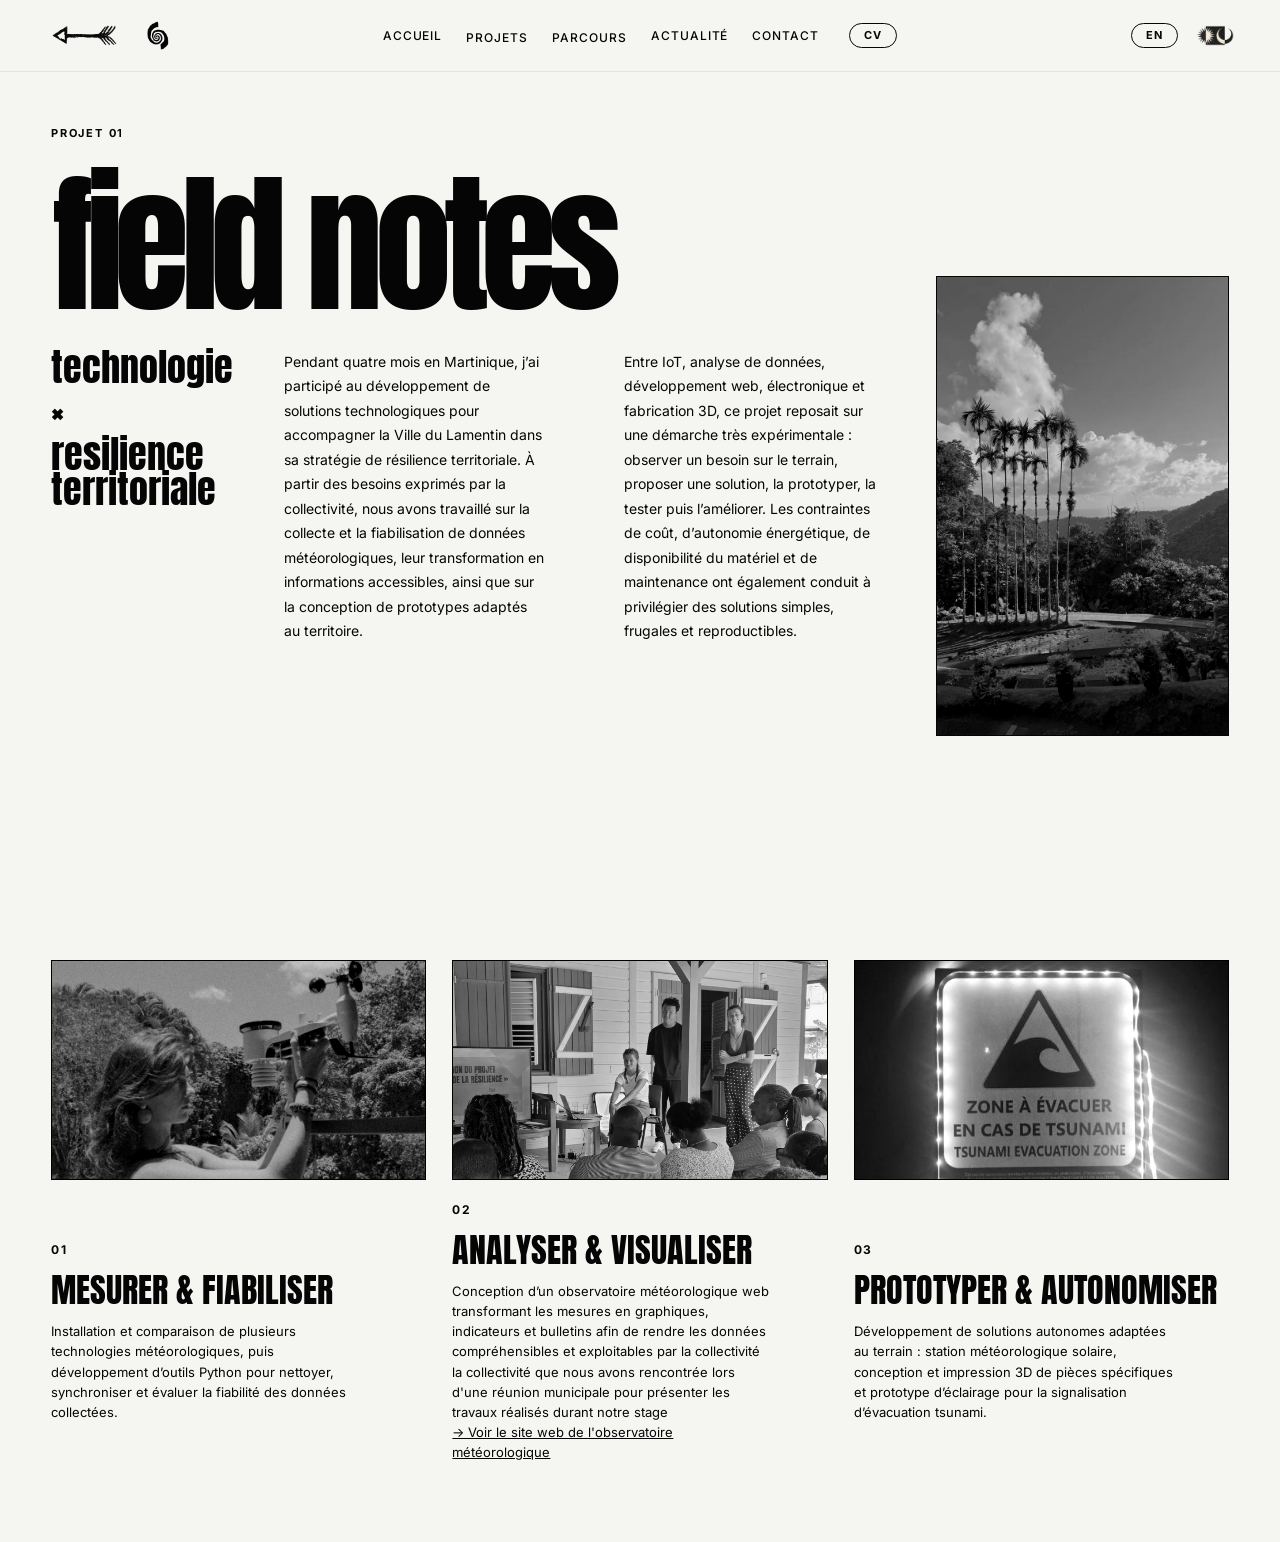
<file: pages/mission-martinique.html>
<!DOCTYPE html>
<html lang="fr">

<head>
  <meta charset="UTF-8" />
  <meta name="viewport" content="width=device-width, initial-scale=1.0, viewport-fit=cover" />

  <title>Field Notes — Aude</title>

  <link rel="icon" type="image/png" href="../assets/images/langue1.jpeg">
  <link rel="apple-touch-icon" href="../assets/images/langue1.jpeg">

  <link rel="preconnect" href="https://fonts.googleapis.com">
  <link rel="preconnect" href="https://fonts.gstatic.com" crossorigin>
  <link href="https://fonts.googleapis.com/css2?family=Anton&family=Inter:wght@300;400;500;600&display=swap"
    rel="stylesheet">

  <meta name="color-scheme" content="light dark" />
  <script>
    (function() {
      try {
        var t = localStorage.getItem("portfolioTheme");
        if (t === "dark") {
          document.documentElement.setAttribute("data-theme", "dark"); document.documentElement.classList.add("theme-dark");
        }
      } catch(e) {}
    })();
  </script>
  <link rel="stylesheet" href="../style.css?v=31" />
</head>

<body class="project-page">

  <!-- HEADER -->
  <header class="top-header">

    <div class="header-left">
      <a href="../index.html#projets" class="back-projects-btn" aria-label="Retour aux projets" title="Retour aux projets" data-i18n-title="nav.back.projects">
        <img src="../assets/images/fleche.png" data-light-src="../assets/images/fleche.png" data-dark-src="../assets/images/fleche1.png" alt="Retour aux projets" class="back-projects-img">
      </a>
      <button type="button" class="header-logo-btn scroll-top-btn" aria-label="Retour en haut de page" title="Retour en haut">
        <img src="../assets/images/langue.png" data-light-src="../assets/images/langue.png" data-dark-src="../assets/images/langue1.jpeg" alt="Logo Aude Portfolio" class="header-logo-img langue-toggle-img">
      </button>
    </div>

    <nav class="main-nav">
      <a href="../index.html#accueil" data-i18n="nav.home">Accueil</a>

      <div class="nav-item project-menu">
        <a href="../index.html#projets" data-i18n="nav.projects">Projets</a>

        <div class="mega-menu">
          <div class="mega-column">
            <h3 data-i18n="menu.school">École</h3>
            <a href="ai-lab.html">AI Lab</a>
            <a href="ocean-imprints.html">Ocean Imprints</a>
            <a href="hma.html">How to Make Almost Anything</a>
          </div>

          <div class="mega-column">
            <h3 data-i18n="menu.creation">Création</h3>
            <a href="orika-design.html">Orika</a>
            <a href="surfboard.html">Surfboard</a>
            <a href="projet-pix.html">Projet Pix</a>
          </div>

          <div class="mega-column">
            <h3 data-i18n="menu.exploration">Exploration</h3>
            <a href="mission-martinique.html">Field Notes</a>
            <a href="veloute.html">Velouté</a>
            <a href="photographie.html">Photographie</a>
          </div>
        </div>
        </div>

      <div class="nav-item project-menu">
        <a href="../index.html#parcours" class="nav-button" data-i18n="nav.path">Parcours</a>

        <div class="mega-menu parcours-mega-menu">
          <div class="mega-column">
            <h3>2019 — 2022</h3>
            <a href="../index.html#parcours" data-i18n="path.menu.1">Bac scientifique</a>
            <a href="../index.html#parcours" data-i18n="path.menu.2">Prépa intégrée</a>
          </div>

          <div class="mega-column">
            <h3>2022 — 2025</h3>
            <a href="../index.html#parcours" data-i18n="path.menu.3">Cycle ingénieur</a>
            <a href="../index.html#parcours" data-i18n="path.menu.4">Creative Technology</a>
            <a href="../index.html#parcours" data-i18n="path.menu.5">Projets design & tech</a>
          </div>
        </div>
      </div>

      <a href="../index.html#apropos" data-i18n="nav.news">Actualité</a>
      <a href="../index.html#contact" data-i18n="nav.contact">Contact</a>

      <a href="../assets/CV_Aude_Desperies.pdf" class="cv-button" target="_blank" rel="noopener noreferrer" aria-label="Consulter mon CV">
        <span data-i18n="nav.cv">CV</span>
      </a>
    </nav>

    <div class="header-right">
      <button type="button" class="lang-switch-btn" aria-label="Passer en anglais (EN)" title="English">
        <span class="lang-switch-text">EN</span>
      </button>

      <button type="button" class="theme-toggle-btn" aria-label="Basculer le mode jour/nuit" title="Mode jour / nuit">
        <img src="../assets/images/jour-nuit.png" alt="Mode jour / nuit" class="theme-toggle-img">
      </button>
    </div>

  </header>

  <main class="project-detail-page martinique-page">

    <section class="project-detail-hero">

      <div class="project-detail-topline">
        <span data-i18n="martinique.top.project">Projet 01</span>
      </div>

      <div class="project-detail-title">
        <h1 data-i18n="martinique.title">field notes</h1>
      </div>

      <div class="project-detail-index">
        <p class="project-manifesto">
          <strong data-i18n="martinique.subtitle.1">technologie</strong>
          <strong data-i18n="martinique.subtitle.2">×</strong>
          <strong data-i18n="martinique.subtitle.3">resilience territoriale</strong>
        </p>
      </div>

      <div class="project-detail-text">
        <p data-i18n="martinique.text.1">
          Pendant quatre mois en Martinique et avec deux camarades de classe nous avons participé 
          au développement de solutions 
          technologiques pour accompagner la Ville du Lamentin dans sa stratégie de 
          résilience territoriale. À partir des besoins exprimés par la collectivité, 
          nous avons travaillé sur la collecte et la fiabilisation de données 
          météorologiques, leur transformation en informations accessibles, ainsi que 
          sur la conception de prototypes adaptés au territoire.
        </p>

        <p data-i18n="martinique.text.2">
          Entre IoT, analyse de données, développement web, électronique et fabrication 3D, 
          ce projet reposait sur une démarche très expérimentale : observer un besoin sur 
          le terrain, proposer une solution, la prototyper, la tester puis l’améliorer. 
          Les contraintes de coût, d’autonomie énergétique, de disponibilité du matériel et 
          de maintenance ont également conduit à privilégier des solutions simples, frugales 
          et reproductibles.
        </p>
      </div>

      <div class="project-detail-image">
        <img src="../assets/images/martinique-01.jpg" alt="Mission Martinique capteurs météo">
      </div>

    </section>

    <section class="project-detail-gallery">

      <article class="project-mini-card">
        <img src="../assets/images/martinique-02.jpeg" alt="Installation capteurs météo">
        <div>
          <span>01</span>
          <h3 data-i18n="martinique.card.1.title">Mesurer & Fiabiliser</h3>
          <p data-i18n="martinique.card.1.text">
            Installation et comparaison de stations météorologiques, puis développement 
            d’outils Python pour nettoyer, synchroniser et fiabiliser les données 
            collectées.            
          </p>
        </div>
      </article>

      <article class="project-mini-card">
        <img src="../assets/images/martinique-03.jpeg" alt="Réception radio RTL SDR">
        <div>
          <span>02</span>
          <h3 data-i18n="martinique.card.2.title">Analyser & Visualiser</h3>
          <p data-i18n="martinique.card.2.text">
            Conception d’un observatoire météorologique web transformant les données 
            brutes en graphiques, indicateurs et bulletins accessibles à la collectivité
            que nous avons rencontrée lors d'une réunion municipale pour présenter les travaux 
            réalisés durant notre stage.
          </p>
          <p>
          <a href="https://audetrikay.github.io/observatoire-meteo-lamentin/" target="_blank"
            rel="noopener noreferrer" class="project-link" data-i18n="project.link.web">
            → Voir le site web de l'observatoire météorologique 
          </a>
        </p>
        </div>
      </article>

      <article class="project-mini-card">
        <img src="../assets/images/martinique-04.jpeg" alt="Analyse des données météo">
        <div>
          <span>03</span>
          <h3 data-i18n="martinique.card.3.title">Prototyper & Autonomiser</h3>
          <p data-i18n="martinique.card.3.text">
            Développement de solutions autonomes et low-tech : station météo solaire, 
            fabrication 3D et éclairage de signalisation tsunami.
          </p>
        </div>
      </article>

    </section>

  </main>

  <script src="../script.js?v=22"></script>
</body>

</html>
</file>
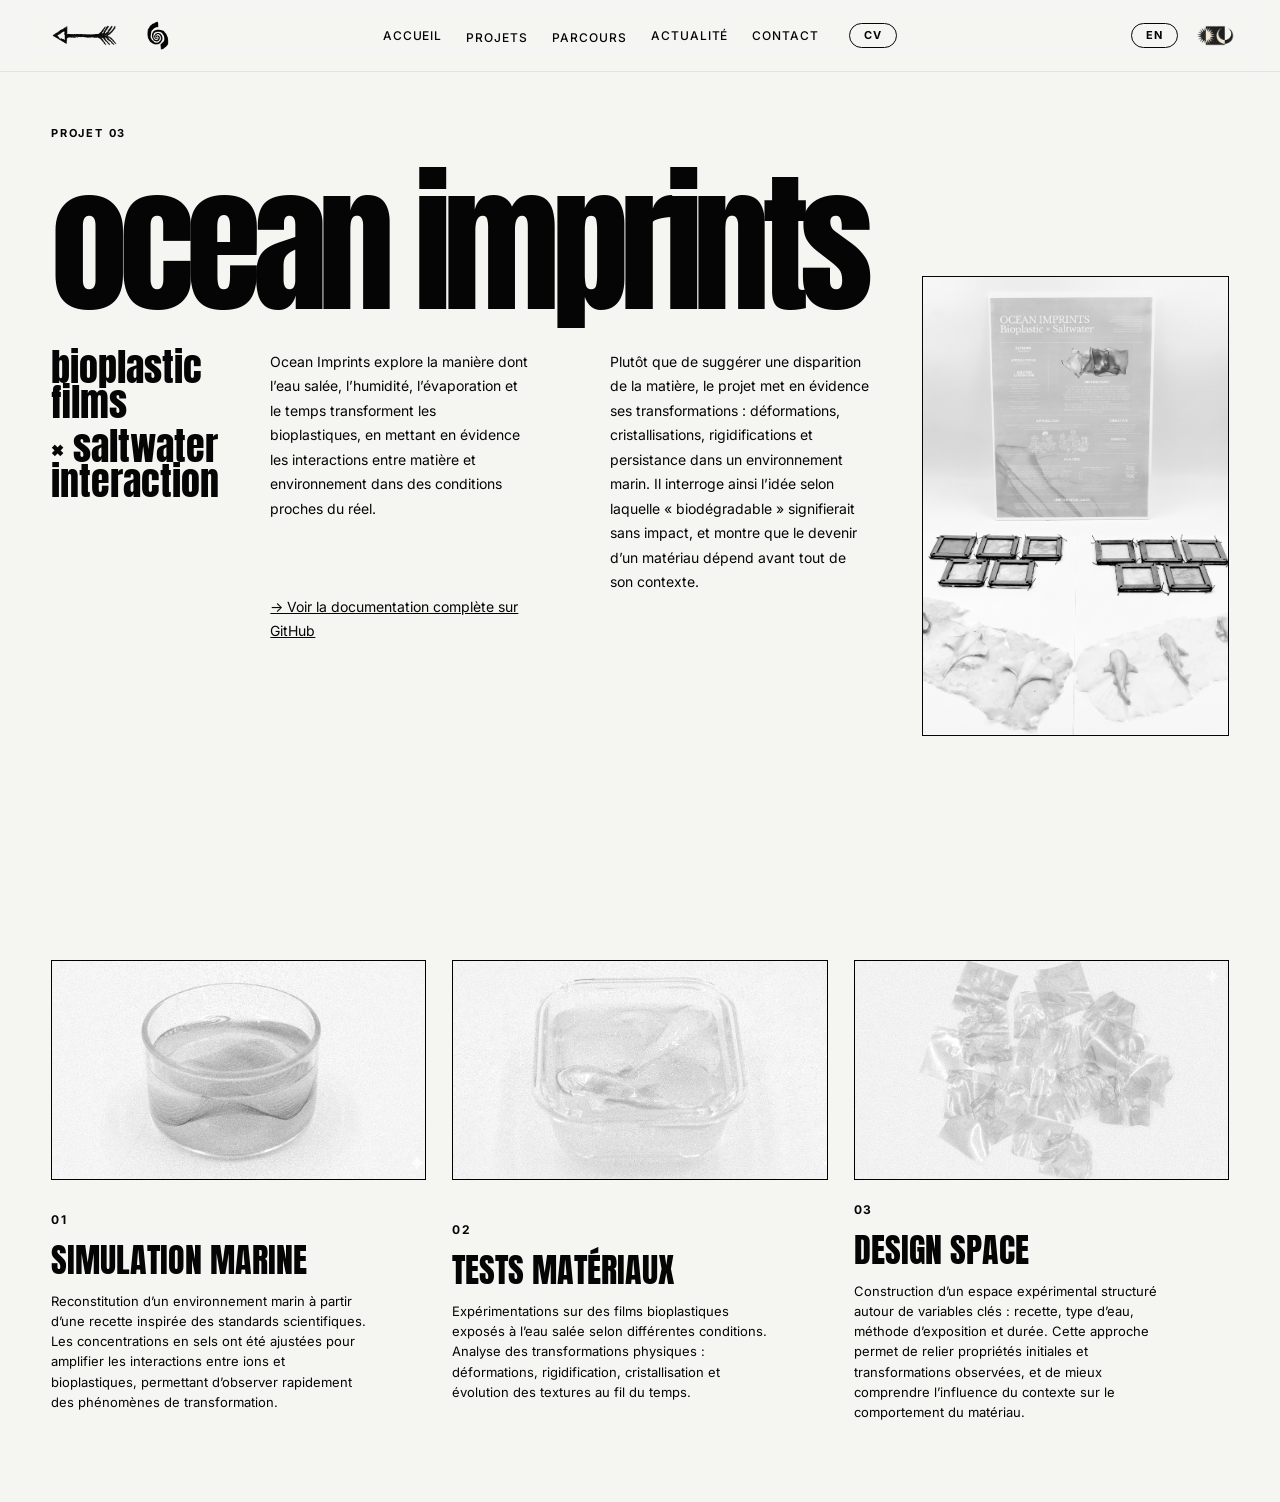
<file: pages/ocean-imprints.html>
<!DOCTYPE html>
<html lang="fr">

<head>
  <meta charset="UTF-8" />
  <meta name="viewport" content="width=device-width, initial-scale=1.0, viewport-fit=cover" />

  <title>Ocean Imprints — Aude</title>

  <link rel="icon" type="image/png" href="../assets/images/langue1.jpeg">
  <link rel="apple-touch-icon" href="../assets/images/langue1.jpeg">

  <link rel="preconnect" href="https://fonts.googleapis.com">
  <link rel="preconnect" href="https://fonts.gstatic.com" crossorigin>
  <link href="https://fonts.googleapis.com/css2?family=Anton&family=Inter:wght@300;400;500;600&display=swap"
    rel="stylesheet">

  <!-- Attention : comme on est dans /pages, il faut remonter d'un dossier -->
  <meta name="color-scheme" content="light dark" />
  <script>
    (function() {
      try {
        var t = localStorage.getItem("portfolioTheme");
        if (t === "dark") {
          document.documentElement.setAttribute("data-theme", "dark"); document.documentElement.classList.add("theme-dark");
        }
      } catch(e) {}
    })();
  </script>
  <link rel="stylesheet" href="../style.css?v=31" />
</head>

<body class="project-page">

  <!-- HEADER -->
  <header class="top-header">

    <div class="header-left">
      <a href="../index.html#projets" class="back-projects-btn" aria-label="Retour aux projets" title="Retour aux projets" data-i18n-title="nav.back.projects">
        <img src="../assets/images/fleche.png" data-light-src="../assets/images/fleche.png" data-dark-src="../assets/images/fleche1.png" alt="Retour aux projets" class="back-projects-img">
      </a>
      <button type="button" class="header-logo-btn scroll-top-btn" aria-label="Retour en haut de page" title="Retour en haut">
        <img src="../assets/images/langue.png" data-light-src="../assets/images/langue.png" data-dark-src="../assets/images/langue1.jpeg" alt="Logo Aude Portfolio" class="header-logo-img langue-toggle-img">
      </button>
    </div>

    <nav class="main-nav">
      <a href="../index.html#accueil" data-i18n="nav.home">Accueil</a>

      <div class="nav-item project-menu">
        <a href="../index.html#projets" data-i18n="nav.projects">Projets</a>

        <div class="mega-menu">
          <div class="mega-column">
            <h3 data-i18n="menu.school">École</h3>
            <a href="ai-lab.html">AI Lab</a>
            <a href="ocean-imprints.html">Ocean Imprints</a>
            <a href="hma.html">How to Make Almost Anything</a>
          </div>

          <div class="mega-column">
            <h3 data-i18n="menu.creation">Création</h3>
            <a href="orika-design.html">Orika</a>
            <a href="surfboard.html">Surfboard</a>
            <a href="projet-pix.html">Projet Pix</a>
          </div>

          <div class="mega-column">
            <h3 data-i18n="menu.exploration">Exploration</h3>
            <a href="mission-martinique.html">Field Notes</a>
            <a href="veloute.html">Velouté</a>
            <a href="photographie.html">Photographie</a>
          </div>
        </div>
        </div>

      <div class="nav-item project-menu">
        <a href="../index.html#parcours" class="nav-button" data-i18n="nav.path">Parcours</a>

        <div class="mega-menu parcours-mega-menu">
          <div class="mega-column">
            <h3>2019 — 2022</h3>
            <a href="../index.html#parcours" data-i18n="path.menu.1">Bac scientifique</a>
            <a href="../index.html#parcours" data-i18n="path.menu.2">Prépa intégrée</a>
          </div>

          <div class="mega-column">
            <h3>2022 — 2025</h3>
            <a href="../index.html#parcours" data-i18n="path.menu.3">Cycle ingénieur</a>
            <a href="../index.html#parcours" data-i18n="path.menu.4">Creative Technology</a>
            <a href="../index.html#parcours" data-i18n="path.menu.5">Projets design & tech</a>
          </div>
        </div>
      </div>

      <a href="../index.html#apropos" data-i18n="nav.news">Actualité</a>
      <a href="../index.html#contact" data-i18n="nav.contact">Contact</a>

      <a href="../assets/CV_Aude_Desperies.pdf" class="cv-button" target="_blank" rel="noopener noreferrer" aria-label="Consulter mon CV">
        <span data-i18n="nav.cv">CV</span>
      </a>
    </nav>

    <div class="header-right">
      <button type="button" class="lang-switch-btn" aria-label="Passer en anglais (EN)" title="English">
        <span class="lang-switch-text">EN</span>
      </button>

      <button type="button" class="theme-toggle-btn" aria-label="Basculer le mode jour/nuit" title="Mode jour / nuit">
        <img src="../assets/images/jour-nuit.png" alt="Mode jour / nuit" class="theme-toggle-img">
      </button>
    </div>

  </header>

  <main class="project-detail-page">

    <section class="project-detail-hero">

      <div class="project-detail-topline">
        <span data-i18n="ocean.top.project">Projet 03</span>
      </div>

      <div class="project-detail-title">
        <h1 data-i18n="ocean.title">ocean imprints</h1>
      </div>

      <div class="project-detail-index">
        <p class="project-manifesto">
          <strong data-i18n="ocean.subtitle.1">bioplastic films</strong>
          <strong data-i18n="ocean.subtitle.2">× saltwater interaction</strong>
        </p>
      </div>



      <div class="project-detail-text">
        <p data-i18n="ocean.text.1">
          Ocean Imprints explore la manière dont l’eau salée, l’humidité,
          l’évaporation et le temps transforment les bioplastiques, en mettant en évidence
          les interactions entre matière et environnement dans des conditions proches du réel.
        </p>

        <p data-i18n="ocean.text.2">
          Plutôt que de suggérer une disparition de la matière, le projet met en évidence
          ses transformations : déformations, cristallisations, rigidifications et persistance
          dans un environnement marin. Il interroge ainsi l’idée selon laquelle « biodégradable »
          signifierait sans impact, et montre que le devenir d’un matériau dépend avant tout
          de son contexte.
        </p>

        <p>
          <a href="https://github.com/audetrikay/ocean-imprints-bioplastics-design-space.git" target="_blank"
            rel="noopener noreferrer" class="project-link" data-i18n="project.link.github">
            → Voir la documentation complète sur GitHub
          </a>
        </p>

      </div>

      <div class="project-detail-image">
        <img src="../assets/images/ocean-01.png" alt="Ocean Imprints">
      </div>

    </section>

    <section class="project-detail-gallery">

      <article class="project-mini-card">
        <img src="../assets/images/ocean-02.jpeg" alt="Eau de mer artificielle">
        <div>
          <span>01</span>
          <h3 data-i18n="ocean.card.1.title">Simulation marine</h3>
          <p data-i18n="ocean.card.1.text">
            Reconstitution d’un environnement marin à partir d’une recette inspirée
            des standards scientifiques. Les concentrations en sels ont été ajustées
            pour amplifier les interactions entre ions et bioplastiques, permettant
            d’observer rapidement des phénomènes de transformation.
          </p>
        </div>
      </article>

      <article class="project-mini-card">
        <img src="../assets/images/ocean-03.jpeg" alt="Tests matériaux">
        <div>
          <span>02</span>
          <h3 data-i18n="ocean.card.2.title">Tests matériaux</h3>
          <p data-i18n="ocean.card.2.text">
            Expérimentations sur des films bioplastiques exposés à l’eau salée selon
            différentes conditions. Analyse des transformations physiques :
            déformations, rigidification, cristallisation et évolution des textures
            au fil du temps.
          </p>
        </div>
      </article>

      <article class="project-mini-card">
        <img src="../assets/images/ocean-04.jpeg" alt="Design space">
        <div>
          <span>03</span>
          <h3 data-i18n="ocean.card.3.title">Design space</h3>
          <p data-i18n="ocean.card.3.text">
            Construction d’un espace expérimental structuré autour de variables clés :
            recette, type d’eau, méthode d’exposition et durée. Cette approche permet
            de relier propriétés initiales et transformations observées, et de mieux
            comprendre l’influence du contexte sur le comportement du matériau.
          </p>


        </div>
      </article>

    </section>

  </main>
  <script src="../script.js?v=22"></script>
</body>

</html>
</file>
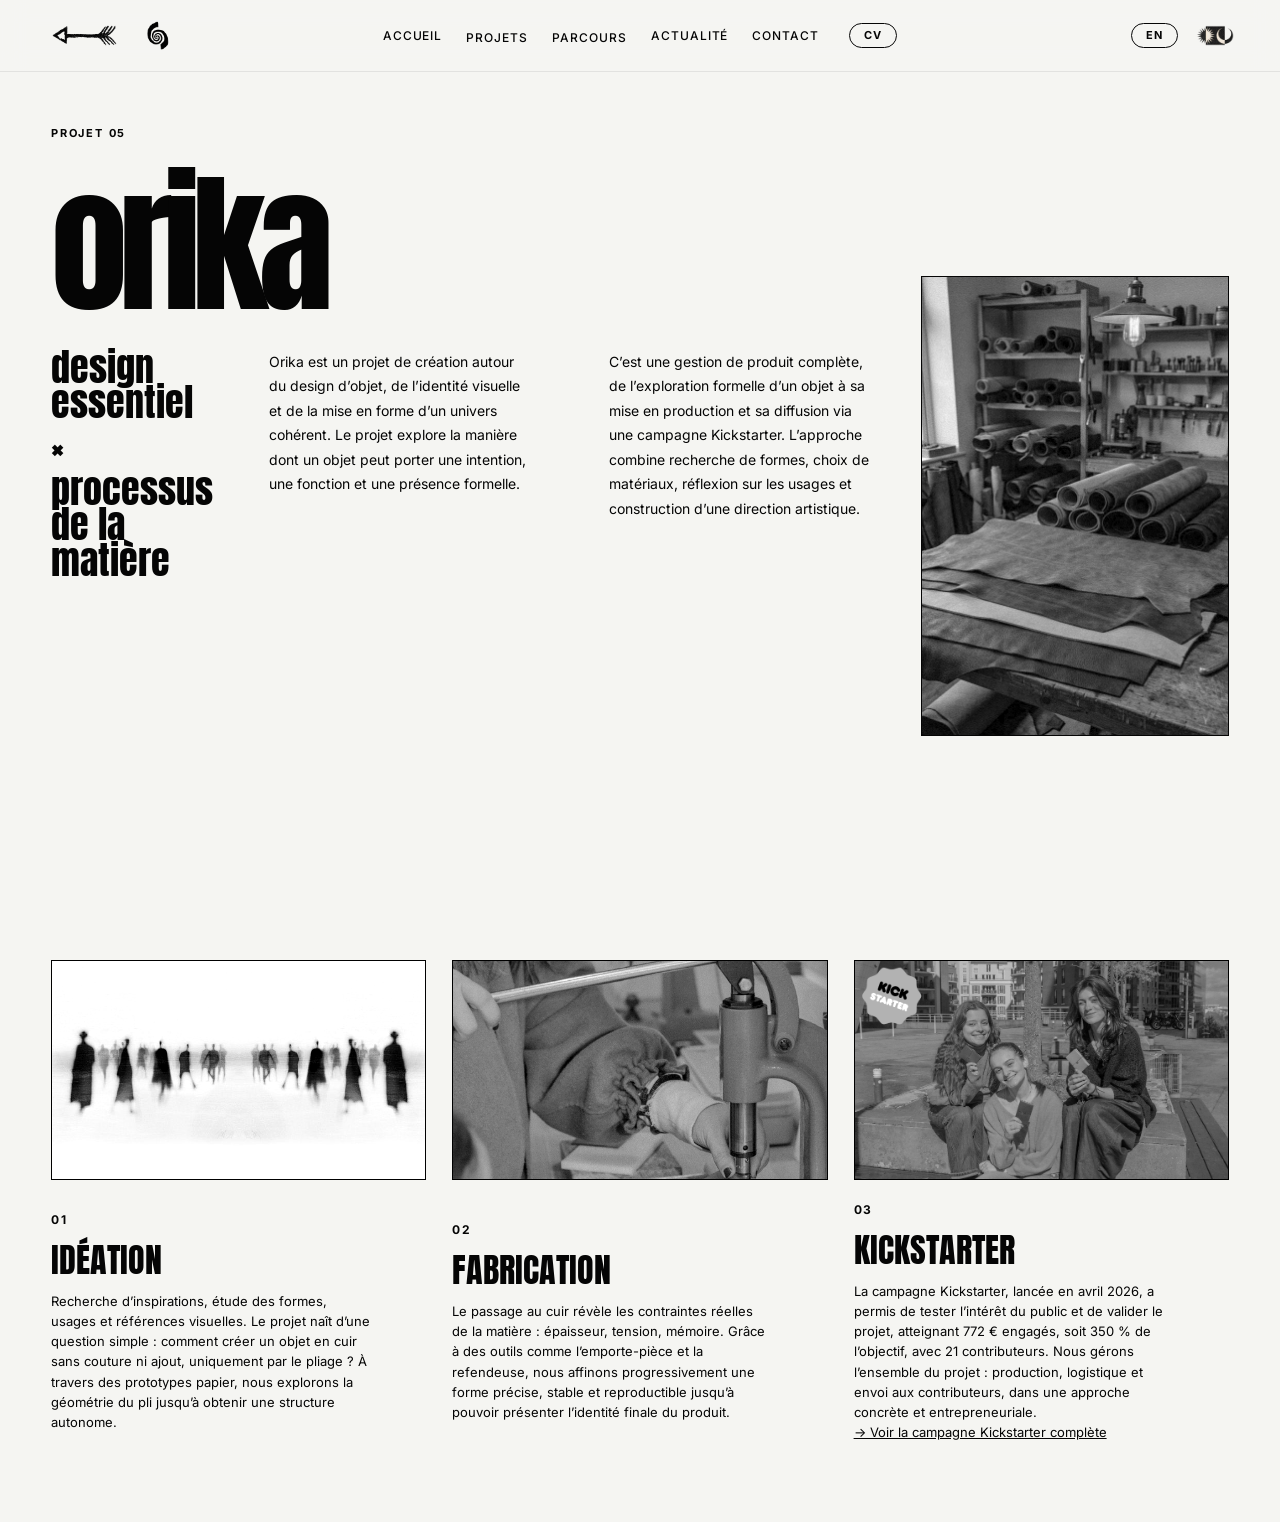
<file: pages/orika-design.html>
<!DOCTYPE html>
<html lang="fr">

<head>
  <meta charset="UTF-8" />
  <meta name="viewport" content="width=device-width, initial-scale=1.0, viewport-fit=cover" />

  <title>Orika — Aude</title>

  <link rel="icon" type="image/png" href="../assets/images/langue1.jpeg">
  <link rel="apple-touch-icon" href="../assets/images/langue1.jpeg">

  <link rel="preconnect" href="https://fonts.googleapis.com">
  <link rel="preconnect" href="https://fonts.gstatic.com" crossorigin>
  <link href="https://fonts.googleapis.com/css2?family=Anton&family=Inter:wght@300;400;500;600&display=swap"
    rel="stylesheet">

  <meta name="color-scheme" content="light dark" />
  <script>
    (function() {
      try {
        var t = localStorage.getItem("portfolioTheme");
        if (t === "dark") {
          document.documentElement.setAttribute("data-theme", "dark"); document.documentElement.classList.add("theme-dark");
        }
      } catch(e) {}
    })();
  </script>
  <link rel="stylesheet" href="../style.css?v=31" />
</head>

<body class="project-page">

  <!-- HEADER -->
  <header class="top-header">

    <div class="header-left">
      <a href="../index.html#projets" class="back-projects-btn" aria-label="Retour aux projets" title="Retour aux projets" data-i18n-title="nav.back.projects">
        <img src="../assets/images/fleche.png" data-light-src="../assets/images/fleche.png" data-dark-src="../assets/images/fleche1.png" alt="Retour aux projets" class="back-projects-img">
      </a>
      <button type="button" class="header-logo-btn scroll-top-btn" aria-label="Retour en haut de page" title="Retour en haut">
        <img src="../assets/images/langue.png" data-light-src="../assets/images/langue.png" data-dark-src="../assets/images/langue1.jpeg" alt="Logo Aude Portfolio" class="header-logo-img langue-toggle-img">
      </button>
    </div>

    <nav class="main-nav">
      <a href="../index.html#accueil" data-i18n="nav.home">Accueil</a>

      <div class="nav-item project-menu">
        <a href="../index.html#projets" data-i18n="nav.projects">Projets</a>

        <div class="mega-menu">
          <div class="mega-column">
            <h3 data-i18n="menu.school">École</h3>
            <a href="ai-lab.html">AI Lab</a>
            <a href="ocean-imprints.html">Ocean Imprints</a>
            <a href="hma.html">How to Make Almost Anything</a>
          </div>

          <div class="mega-column">
            <h3 data-i18n="menu.creation">Création</h3>
            <a href="orika-design.html">Orika</a>
            <a href="surfboard.html">Surfboard</a>
            <a href="projet-pix.html">Projet Pix</a>
          </div>

          <div class="mega-column">
            <h3 data-i18n="menu.exploration">Exploration</h3>
            <a href="mission-martinique.html">Field Notes</a>
            <a href="veloute.html">Velouté</a>
            <a href="photographie.html">Photographie</a>
          </div>
        </div>
        </div>

      <div class="nav-item project-menu">
        <a href="../index.html#parcours" class="nav-button" data-i18n="nav.path">Parcours</a>

        <div class="mega-menu parcours-mega-menu">
          <div class="mega-column">
            <h3>2019 — 2022</h3>
            <a href="../index.html#parcours" data-i18n="path.menu.1">Bac scientifique</a>
            <a href="../index.html#parcours" data-i18n="path.menu.2">Prépa intégrée</a>
          </div>

          <div class="mega-column">
            <h3>2022 — 2025</h3>
            <a href="../index.html#parcours" data-i18n="path.menu.3">Cycle ingénieur</a>
            <a href="../index.html#parcours" data-i18n="path.menu.4">Creative Technology</a>
            <a href="../index.html#parcours" data-i18n="path.menu.5">Projets design & tech</a>
          </div>
        </div>
      </div>

      <a href="../index.html#apropos" data-i18n="nav.news">Actualité</a>
      <a href="../index.html#contact" data-i18n="nav.contact">Contact</a>

      <a href="../assets/CV_Aude_Desperies.pdf" class="cv-button" target="_blank" rel="noopener noreferrer" aria-label="Consulter mon CV">
        <span data-i18n="nav.cv">CV</span>
      </a>
    </nav>

    <div class="header-right">
      <button type="button" class="lang-switch-btn" aria-label="Passer en anglais (EN)" title="English">
        <span class="lang-switch-text">EN</span>
      </button>

      <button type="button" class="theme-toggle-btn" aria-label="Basculer le mode jour/nuit" title="Mode jour / nuit">
        <img src="../assets/images/jour-nuit.png" alt="Mode jour / nuit" class="theme-toggle-img">
      </button>
    </div>

  </header>

  <main class="project-detail-page orika-page">

    <section class="project-detail-hero">

      <div class="project-detail-topline">
        <span data-i18n="orika.top.project">Projet 05</span>
      </div>

      <div class="project-detail-title">
        <h1 data-i18n="orika.title">orika</h1>
      </div>

      <div class="project-detail-index">
        <p class="project-manifesto">
          <strong data-i18n="orika.subtitle.1">Design essentiel</strong>
          <strong data-i18n="orika.subtitle.2">×</strong>
          <strong data-i18n="orika.subtitle.3">Processus de la matière</strong>
        </p>
      </div>

      <div class="project-detail-text">
        <p data-i18n="orika.text.1">
          Orika est un projet de création autour du design d’objet, de l’identité
          visuelle et de la mise en forme d’un univers cohérent. Le projet explore la
          manière dont un objet peut porter une intention, une fonction et une présence
          formelle.
        </p>

        <p data-i18n="orika.text.2">
          C’est une gestion de produit complète, de l’exploration formelle d’un objet
          à sa mise en production et sa diffusion via une campagne Kickstarter.
          L’approche combine recherche de formes, choix de matériaux, réflexion sur les
          usages et construction d’une direction artistique.
        </p>
      </div>

      <div class="project-detail-image">
        <img src="../assets/images/orika-01.jpeg" alt="Orika Design">
      </div>

    </section>

    <section class="project-detail-gallery">

      <article class="project-mini-card">
        <img src="../assets/images/hero.jpeg" alt="Recherche Orika Design">
        <div>
          <span>01</span>
          <h3 data-i18n="orika.card.1.title">Idéation</h3>
          <p data-i18n="orika.card.1.text">
            Recherche d’inspirations, étude des formes, usages et références visuelles.
            Le projet naît d’une question simple : comment créer un objet en cuir sans couture
            ni ajout, uniquement par le pliage ? À travers des prototypes papier, nous explorons
            la géométrie du pli jusqu’à obtenir une structure autonome.
          </p>
        </div>
      </article>

      <article class="project-mini-card">
        <img src="../assets/images/orika-03.jpeg" alt="Prototype Orika Design">
        <div>
          <span>02</span>
          <h3 data-i18n="orika.card.2.title">Fabrication</h3>
          <p data-i18n="orika.card.2.text">
            Le passage au cuir révèle les contraintes réelles de la matière : épaisseur,
            tension, mémoire. Grâce à des outils comme l’emporte-pièce et la refendeuse,
            nous affinons progressivement une forme précise, stable et reproductible jusqu’à
            pouvoir présenter l’identité finale du produit.
          </p>
        </div>
      </article>

      <article class="project-mini-card">
        <img src="../assets/images/orika-04.png" alt="Rendu final Orika Design">
        <div>
          <span>03</span>
          <h3 data-i18n="orika.card.3.title">Kickstarter</h3>
          <p data-i18n="orika.card.3.text">
            La campagne Kickstarter, lancée en avril 2026, a permis de tester l’intérêt du public
            et de valider le projet, atteignant 772 € engagés, soit 350 % de l’objectif, avec
            21 contributeurs. Nous gérons l’ensemble du projet : production, logistique et envoi
            aux contributeurs, dans une approche concrète et entrepreneuriale.
          </p>

          <p>
            <a href="https://www.kickstarter.com/projects/orika/orika" target="_blank" rel="noopener noreferrer"
              class="project-link" data-i18n="orika.kickstarter.link">
              → Voir la campagne Kickstarter complète
            </a>
          </p>
        </div>
      </article>

    </section>

  </main>

  <script src="../script.js?v=22"></script>
</body>

</html>
</file>
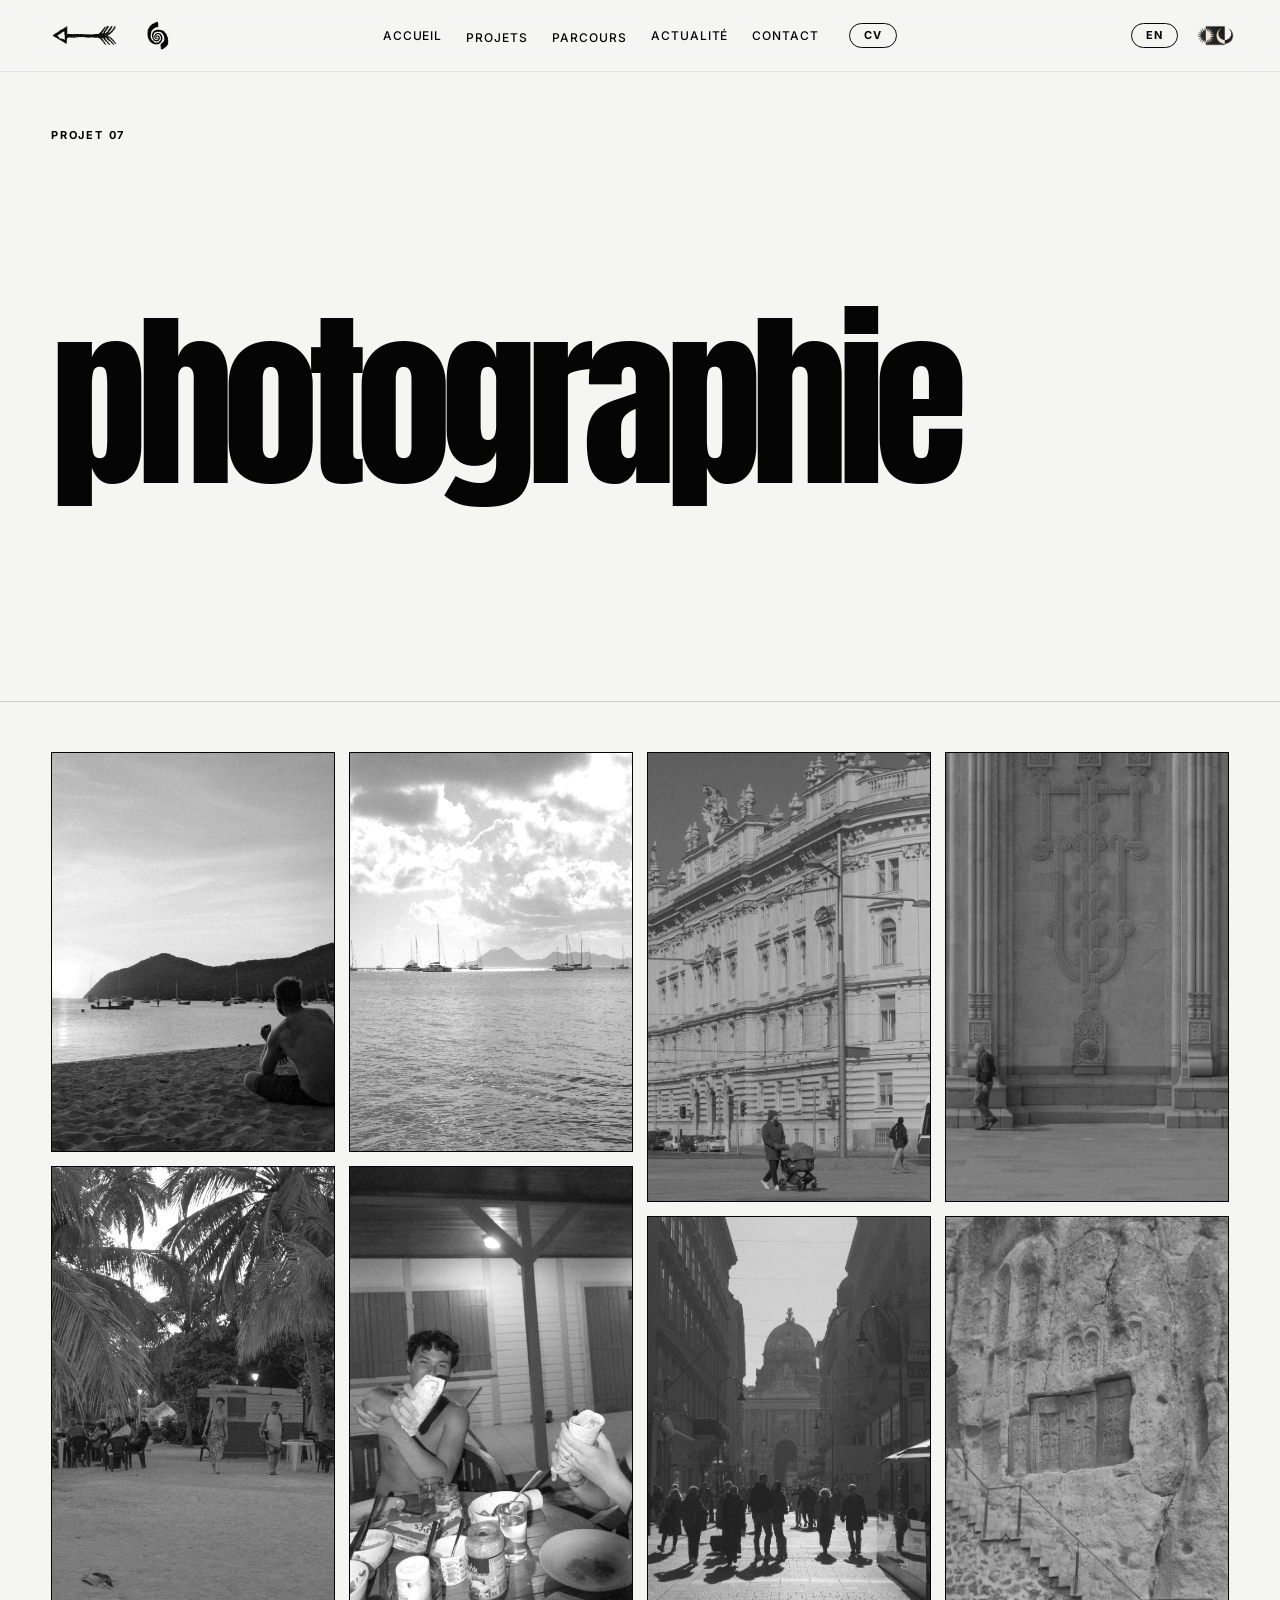
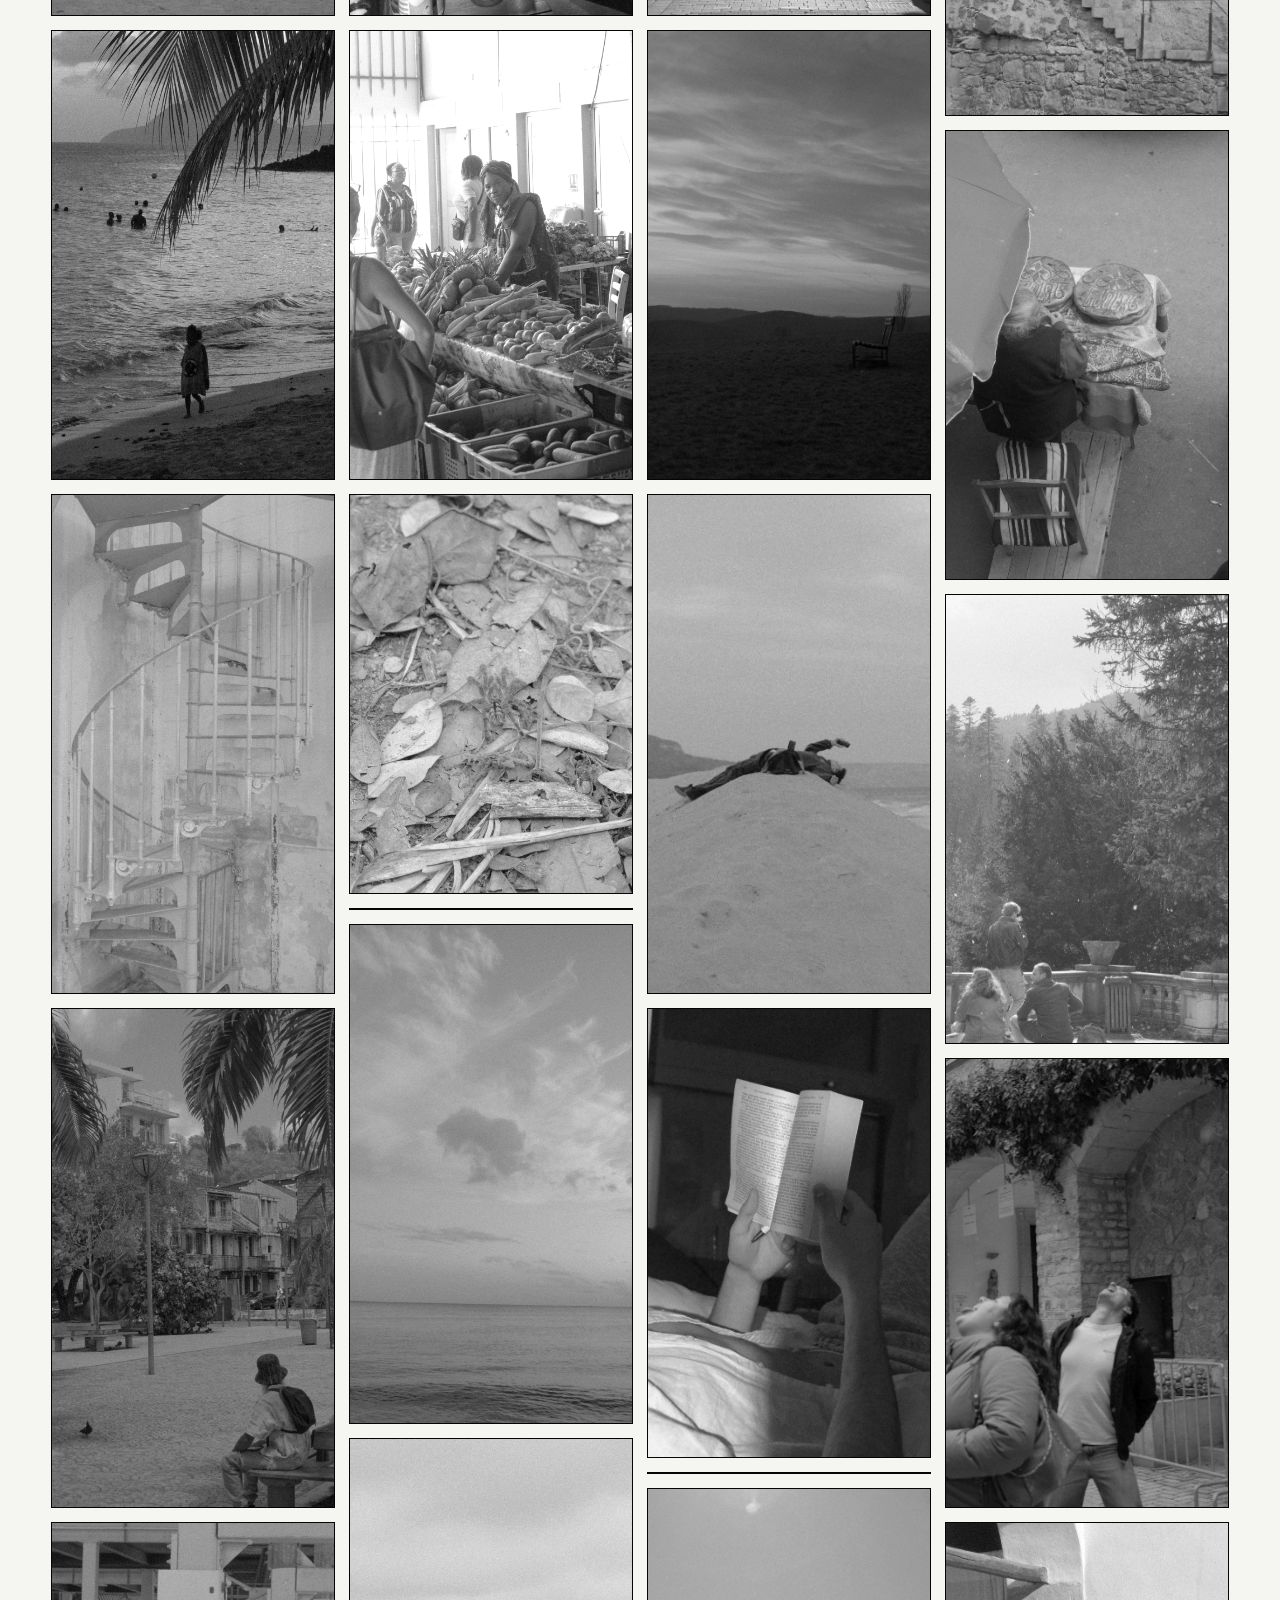
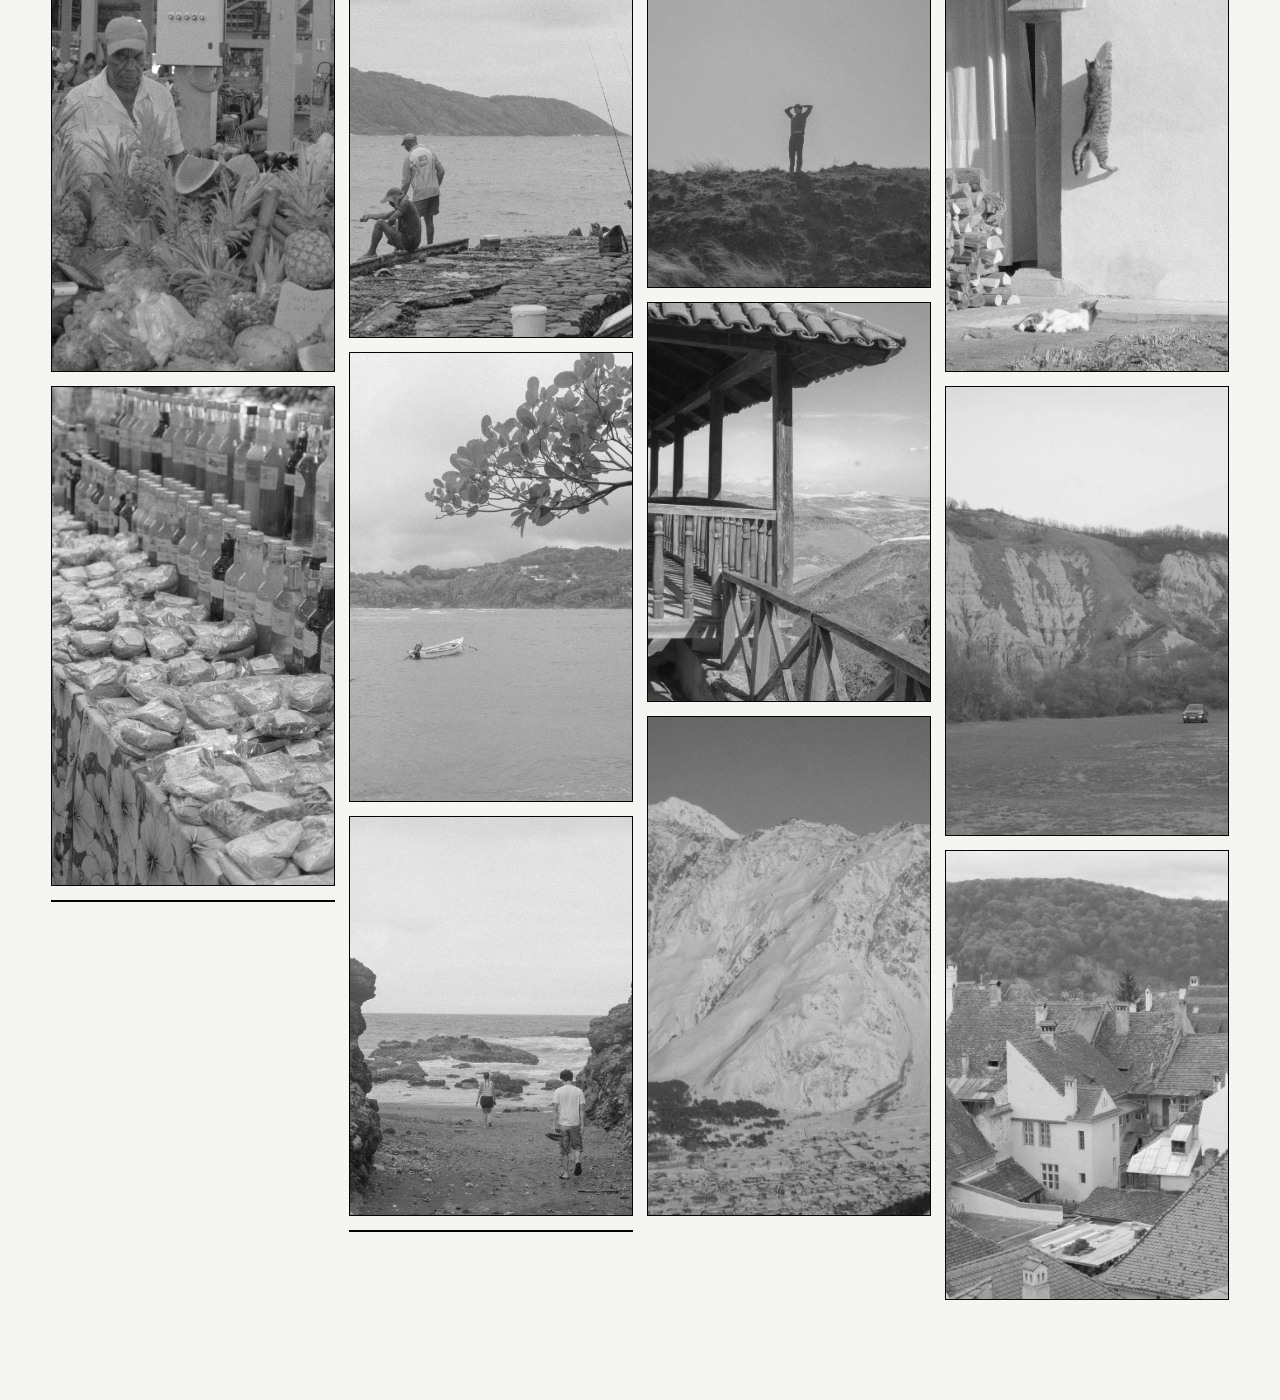
<file: pages/photographie.html>
<!DOCTYPE html>
<html lang="fr">

<head>
  <meta charset="UTF-8" />
  <meta name="viewport" content="width=device-width, initial-scale=1.0, viewport-fit=cover" />

  <title>Photographie — Aude</title>

  <link rel="icon" type="image/png" href="../assets/images/langue1.jpeg">
  <link rel="apple-touch-icon" href="../assets/images/langue1.jpeg">

  <link rel="preconnect" href="https://fonts.googleapis.com">
  <link rel="preconnect" href="https://fonts.gstatic.com" crossorigin>
  <link href="https://fonts.googleapis.com/css2?family=Anton&family=Inter:wght@300;400;500;600&display=swap"
    rel="stylesheet">

  <meta name="color-scheme" content="light dark" />
  <script>
    (function() {
      try {
        var t = localStorage.getItem("portfolioTheme");
        if (t === "dark") {
          document.documentElement.setAttribute("data-theme", "dark"); document.documentElement.classList.add("theme-dark");
        }
      } catch(e) {}
    })();
  </script>
  <link rel="stylesheet" href="../style.css?v=31" />
</head>

<body class="project-page">

  <!-- HEADER -->
  <header class="top-header">

    <div class="header-left">
      <a href="../index.html#projets" class="back-projects-btn" aria-label="Retour aux projets" title="Retour aux projets" data-i18n-title="nav.back.projects">
        <img src="../assets/images/fleche.png" data-light-src="../assets/images/fleche.png" data-dark-src="../assets/images/fleche1.png" alt="Retour aux projets" class="back-projects-img">
      </a>
      <button type="button" class="header-logo-btn scroll-top-btn" aria-label="Retour en haut de page" title="Retour en haut">
        <img src="../assets/images/langue.png" data-light-src="../assets/images/langue.png" data-dark-src="../assets/images/langue1.jpeg" alt="Logo Aude Portfolio" class="header-logo-img langue-toggle-img">
      </button>
    </div>

    <nav class="main-nav">
      <a href="../index.html#accueil" data-i18n="nav.home">Accueil</a>

      <div class="nav-item project-menu">
        <a href="../index.html#projets" data-i18n="nav.projects">Projets</a>

        <div class="mega-menu">
          <div class="mega-column">
            <h3 data-i18n="menu.school">École</h3>
            <a href="ai-lab.html">AI Lab</a>
            <a href="ocean-imprints.html">Ocean Imprints</a>
            <a href="hma.html">How to Make Almost Anything</a>
          </div>

          <div class="mega-column">
            <h3 data-i18n="menu.creation">Création</h3>
            <a href="orika-design.html">Orika</a>
            <a href="surfboard.html">Surfboard</a>
            <a href="projet-pix.html">Projet Pix</a>
          </div>

          <div class="mega-column">
            <h3 data-i18n="menu.exploration">Exploration</h3>
            <a href="mission-martinique.html">Field Notes</a>
            <a href="veloute.html">Velouté</a>
            <a href="photographie.html">Photographie</a>
          </div>
        </div>
        </div>

      <div class="nav-item project-menu">
        <a href="../index.html#parcours" class="nav-button" data-i18n="nav.path">Parcours</a>

        <div class="mega-menu parcours-mega-menu">
          <div class="mega-column">
            <h3>2019 — 2022</h3>
            <a href="../index.html#parcours" data-i18n="path.menu.1">Bac scientifique</a>
            <a href="../index.html#parcours" data-i18n="path.menu.2">Prépa intégrée</a>
          </div>

          <div class="mega-column">
            <h3>2022 — 2025</h3>
            <a href="../index.html#parcours" data-i18n="path.menu.3">Cycle ingénieur</a>
            <a href="../index.html#parcours" data-i18n="path.menu.4">Creative Technology</a>
            <a href="../index.html#parcours" data-i18n="path.menu.5">Projets design & tech</a>
          </div>
        </div>
      </div>

      <a href="../index.html#apropos" data-i18n="nav.news">Actualité</a>
      <a href="../index.html#contact" data-i18n="nav.contact">Contact</a>

      <a href="../assets/CV_Aude_Desperies.pdf" class="cv-button" target="_blank" rel="noopener noreferrer" aria-label="Consulter mon CV">
        <span data-i18n="nav.cv">CV</span>
      </a>
    </nav>

    <div class="header-right">
      <button type="button" class="lang-switch-btn" aria-label="Passer en anglais (EN)" title="English">
        <span class="lang-switch-text">EN</span>
      </button>

      <button type="button" class="theme-toggle-btn" aria-label="Basculer le mode jour/nuit" title="Mode jour / nuit">
        <img src="../assets/images/jour-nuit.png" alt="Mode jour / nuit" class="theme-toggle-img">
      </button>
    </div>

  </header>

  <main class="photo-page">

    <section class="photo-hero">

      <div class="photo-topline">
        <span data-i18n="photo.top.project">Projet 07</span>
      </div>

      <div class="photo-title">
        <h1>photographie</h1>
      </div>

    </section>

    <section class="photo-grid-section">

      <div class="photo-grid">

        <article class="photo-item photo-large">
          <img src="../assets/images/photo-01.jpeg" alt="Photographie 01">
        </article>

        <article class="photo-item photo-vertical">
          <img src="../assets/images/photo-02.jpeg" alt="Photographie 02">
        </article>

        <article class="photo-item photo-square">
          <img src="../assets/images/photo-03.jpeg" alt="Photographie 03">
        </article>

        <article class="photo-item photo-horizontal">
          <img src="../assets/images/photo-04.jpeg" alt="Photographie 04">
        </article>

        <article class="photo-item photo-tall">
          <img src="../assets/images/photo-05.jpeg" alt="Photographie 05">
        </article>

        <article class="photo-item photo-square">
          <img src="../assets/images/photo-06.jpeg" alt="Photographie 06">
        </article>

        <article class="photo-item photo-horizontal">
          <img src="../assets/images/photo-07.jpeg" alt="Photographie 07">
        </article>

        <article class="photo-item photo-small">
          <img src="../assets/images/photo-08.jpeg" alt="Photographie 08">
        </article>

        <article class="photo-item photo-wide">
          <img src="../assets/images/photo-09.jpeg" alt="Photographie 09">
        </article>

        <article class="photo-item photo-vertical">
          <img src="../assets/images/photo-10.jpeg" alt="Photographie 10">
        </article>

        <article class="photo-item photo-square">
          <img src="../assets/images/photo-11.jpeg" alt="Photographie 11">
        </article>

        <article class="photo-item photo-large">
          <img src="../assets/images/photo-12.jpeg" alt="Photographie 12">
        </article>

        <article class="photo-item photo-small">
          <img src="../assets/images/photo-13.jpeg" alt="Photographie 13">
        </article>

        <article class="photo-item photo-horizontal">
          <img src="../assets/images/photo-14.jpeg" alt="Photographie 14">
        </article>

        <article class="photo-item photo-tall">
          <img src="../assets/images/photo-15.jpeg" alt="Photographie 15">
        </article>

        <article class="photo-item photo-square">
          <img src="../assets/images/photo-16.jpeg" alt="Photographie 16">
        </article>

        <article class="photo-item photo-wide">
          <img src="../assets/images/photo-17.jpeg" alt="Photographie 17">
        </article>

        <article class="photo-item photo-small">
          <img src="../assets/images/photo-18.jpeg" alt="Photographie 18">
        </article>

        <article class="photo-item photo-vertical">
          <img src="../assets/images/photo-19.jpeg" alt="Photographie 19">
        </article>

        <article class="photo-item photo-large">
          <img src="../assets/images/photo-20.jpeg" alt="Photographie 20">
        </article>

        <article class="photo-item photo-square">
          <img src="../assets/images/photo-21.jpeg" alt="Photographie 21">
        </article>

        <article class="photo-item photo-horizontal">
          <img src="../assets/images/photo-22.jpeg" alt="Photographie 22">
        </article>

        <article class="photo-item photo-vertical">
          <img src="../assets/images/photo-23.jpeg" alt="Photographie 23">
        </article>

        <article class="photo-item photo-small">
          <img src="../assets/images/photo-24.jpeg" alt="Photographie 24">
        </article>

        <article class="photo-item photo-large">
          <img src="../assets/images/photo-25.jpeg" alt="Photographie 25">
        </article>

        <article class="photo-item photo-wide">
          <img src="../assets/images/photo-26.jpeg" alt="Photographie 26">
        </article>

        <article class="photo-item photo-tall">
          <img src="../assets/images/photo-27.jpeg" alt="Photographie 27">
        </article>

        <article class="photo-item photo-square">
          <img src="../assets/images/photo-28.jpeg" alt="Photographie 28">
        </article>

        <article class="photo-item photo-horizontal">
          <img src="../assets/images/photo-29.jpeg" alt="Photographie 29">
        </article>

        <article class="photo-item photo-vertical">
          <img src="../assets/images/photo-30.jpeg" alt="Photographie 30">
        </article>

        <article class="photo-item photo-vertical">
          <img src="../assets/images/photo-31.jpeg" alt="Photographie 31">
        </article>

        <article class="photo-item photo-vertical">
          <img src="../assets/images/photo-32.jpeg" alt="Photographie 32">
        </article>

        <article class="photo-item photo-vertical">
          <img src="../assets/images/photo-33.jpeg" alt="Photographie 33">
        </article>

        <article class="photo-item photo-vertical">
          <img src="../assets/images/photo-34.jpeg" alt="Photographie 34">
        </article>

        <article class="photo-item photo-vertical">
          <img src="../assets/images/photo-35.jpeg" alt="Photographie 35">
        </article>

      </div>

    </section>

  </main>

  <script src="../script.js?v=22"></script>
</body>

</html>
</file>
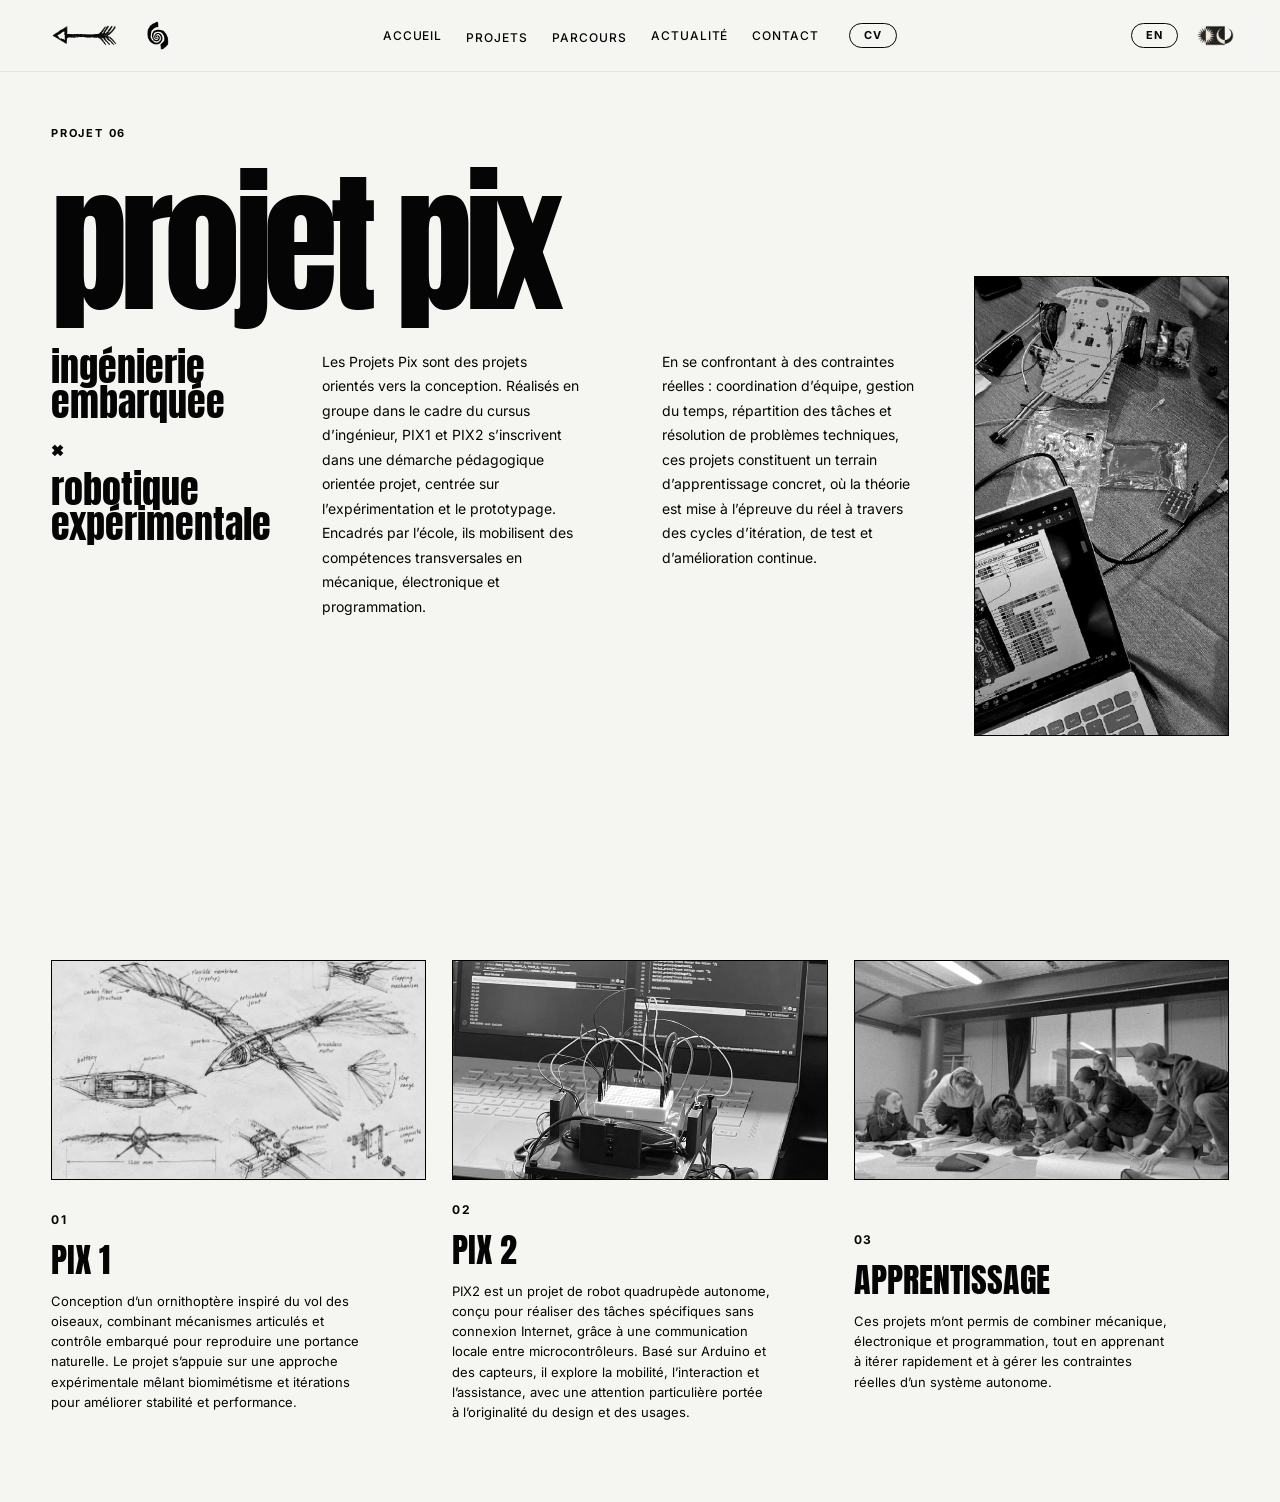
<file: pages/projet-pix.html>
<!DOCTYPE html>
<html lang="fr">

<head>
  <meta charset="UTF-8" />
  <meta name="viewport" content="width=device-width, initial-scale=1.0, viewport-fit=cover" />

  <title>Projets Pix — Aude</title>

  <link rel="icon" type="image/png" href="../assets/images/langue1.jpeg">
  <link rel="apple-touch-icon" href="../assets/images/langue1.jpeg">

  <link rel="preconnect" href="https://fonts.googleapis.com">
  <link rel="preconnect" href="https://fonts.gstatic.com" crossorigin>
  <link href="https://fonts.googleapis.com/css2?family=Anton&family=Inter:wght@300;400;500;600&display=swap"
    rel="stylesheet">

  <meta name="color-scheme" content="light dark" />
  <script>
    (function() {
      try {
        var t = localStorage.getItem("portfolioTheme");
        if (t === "dark") {
          document.documentElement.setAttribute("data-theme", "dark"); document.documentElement.classList.add("theme-dark");
        }
      } catch(e) {}
    })();
  </script>
  <link rel="stylesheet" href="../style.css?v=31" />
</head>

<body class="project-page">

  <!-- HEADER -->
  <header class="top-header">

    <div class="header-left">
      <a href="../index.html#projets" class="back-projects-btn" aria-label="Retour aux projets" title="Retour aux projets" data-i18n-title="nav.back.projects">
        <img src="../assets/images/fleche.png" data-light-src="../assets/images/fleche.png" data-dark-src="../assets/images/fleche1.png" alt="Retour aux projets" class="back-projects-img">
      </a>
      <button type="button" class="header-logo-btn scroll-top-btn" aria-label="Retour en haut de page" title="Retour en haut">
        <img src="../assets/images/langue.png" data-light-src="../assets/images/langue.png" data-dark-src="../assets/images/langue1.jpeg" alt="Logo Aude Portfolio" class="header-logo-img langue-toggle-img">
      </button>
    </div>

    <nav class="main-nav">
      <a href="../index.html#accueil" data-i18n="nav.home">Accueil</a>

      <div class="nav-item project-menu">
        <a href="../index.html#projets" data-i18n="nav.projects">Projets</a>

        <div class="mega-menu">
          <div class="mega-column">
            <h3 data-i18n="menu.school">École</h3>
            <a href="ai-lab.html">AI Lab</a>
            <a href="ocean-imprints.html">Ocean Imprints</a>
            <a href="hma.html">How to Make Almost Anything</a>
          </div>

          <div class="mega-column">
            <h3 data-i18n="menu.creation">Création</h3>
            <a href="orika-design.html">Orika</a>
            <a href="surfboard.html">Surfboard</a>
            <a href="projet-pix.html">Projet Pix</a>
          </div>

          <div class="mega-column">
            <h3 data-i18n="menu.exploration">Exploration</h3>
            <a href="mission-martinique.html">Field Notes</a>
            <a href="veloute.html">Velouté</a>
            <a href="photographie.html">Photographie</a>
          </div>
        </div>
        </div>

      <div class="nav-item project-menu">
        <a href="../index.html#parcours" class="nav-button" data-i18n="nav.path">Parcours</a>

        <div class="mega-menu parcours-mega-menu">
          <div class="mega-column">
            <h3>2019 — 2022</h3>
            <a href="../index.html#parcours" data-i18n="path.menu.1">Bac scientifique</a>
            <a href="../index.html#parcours" data-i18n="path.menu.2">Prépa intégrée</a>
          </div>

          <div class="mega-column">
            <h3>2022 — 2025</h3>
            <a href="../index.html#parcours" data-i18n="path.menu.3">Cycle ingénieur</a>
            <a href="../index.html#parcours" data-i18n="path.menu.4">Creative Technology</a>
            <a href="../index.html#parcours" data-i18n="path.menu.5">Projets design & tech</a>
          </div>
        </div>
      </div>

      <a href="../index.html#apropos" data-i18n="nav.news">Actualité</a>
      <a href="../index.html#contact" data-i18n="nav.contact">Contact</a>

      <a href="../assets/CV_Aude_Desperies.pdf" class="cv-button" target="_blank" rel="noopener noreferrer" aria-label="Consulter mon CV">
        <span data-i18n="nav.cv">CV</span>
      </a>
    </nav>

    <div class="header-right">
      <button type="button" class="lang-switch-btn" aria-label="Passer en anglais (EN)" title="English">
        <span class="lang-switch-text">EN</span>
      </button>

      <button type="button" class="theme-toggle-btn" aria-label="Basculer le mode jour/nuit" title="Mode jour / nuit">
        <img src="../assets/images/jour-nuit.png" alt="Mode jour / nuit" class="theme-toggle-img">
      </button>
    </div>

  </header>

  <main class="project-detail-page pix-page">

    <section class="project-detail-hero">

      <div class="project-detail-topline">
        <span data-i18n="pix.top.project">Projet 06</span>
      </div>

      <div class="project-detail-title">
        <h1 data-i18n="pix.title">projet pix</h1>
      </div>

      <div class="project-detail-index">
        <p class="project-manifesto">
          <strong data-i18n="pix.subtitle.1">ingénierie embarquée</strong>
          <strong data-i18n="pix.subtitle.2">×</strong>
          <strong data-i18n="pix.subtitle.3">robotique expérimentale</strong>
        </p>
      </div>

      <div class="project-detail-text">
        <p data-i18n="pix.text.1">
          Les Projets Pix sont des projets orientés vers la conception. Réalisés en groupe dans le cadre du
          cursus d’ingénieur, PIX1 et PIX2 s’inscrivent dans une démarche pédagogique orientée projet, centrée sur
          l’expérimentation et le prototypage. Encadrés par l’école, ils mobilisent des compétences transversales en
          mécanique, électronique et programmation.
        </p>

        <p data-i18n="pix.text.2">
          En se confrontant à des contraintes réelles : coordination d’équipe, gestion du temps, répartition des tâches
          et résolution de problèmes techniques, ces projets constituent un terrain d’apprentissage concret, où la
          théorie est mise à
          l’épreuve du réel à travers des cycles d’itération, de test et d’amélioration continue.
        </p>
      </div>

      <div class="project-detail-image">
        <img src="../assets/images/pix-01.jpeg" alt="Projet Pix">
      </div>

    </section>

    <section class="project-detail-gallery">

      <article class="project-mini-card">
        <img src="../assets/images/pix-02.jpeg" alt="Projet PIX 1 ornithoptère">
        <div>
          <span>01</span>
          <h3 data-i18n="pix.card.1.title">PIX 1</h3>
          <p data-i18n="pix.card.1.text">
            Conception d’un ornithoptère inspiré du vol des oiseaux, combinant mécanismes articulés et contrôle embarqué
            pour reproduire une portance naturelle. Le projet s’appuie sur une approche expérimentale mêlant
            biomimétisme et itérations pour améliorer stabilité et performance.
          </p>
        </div>
      </article>

      <article class="project-mini-card">
        <img src="../assets/images/pix-03.jpeg" alt="Projet PIX 2 robot quadrupède">
        <div>
          <span>02</span>
          <h3 data-i18n="pix.card.2.title">PIX 2</h3>
          <p data-i18n="pix.card.2.text">
            PIX2 est un projet de robot quadrupède autonome, conçu pour réaliser des tâches spécifiques sans connexion
            Internet, grâce à une communication locale entre microcontrôleurs. Basé sur Arduino et des capteurs, il
            explore la mobilité, l’interaction et l’assistance, avec une attention particulière portée à l’originalité
            du design et des usages.
          </p>
        </div>
      </article>

      <article class="project-mini-card">
        <img src="../assets/images/pix-04.jpeg" alt="Apprentissages Projet Pix">
        <div>
          <span>03</span>
          <h3 data-i18n="pix.card.3.title">Apprentissage</h3>
          <p data-i18n="pix.card.3.text">
            Ces projets m’ont permis de combiner mécanique, électronique et programmation, tout en apprenant à itérer
            rapidement et à gérer les contraintes réelles d’un système autonome.
          </p>
        </div>
      </article>

    </section>

  </main>

  <script src="../script.js?v=22"></script>
</body>

</html>
</file>
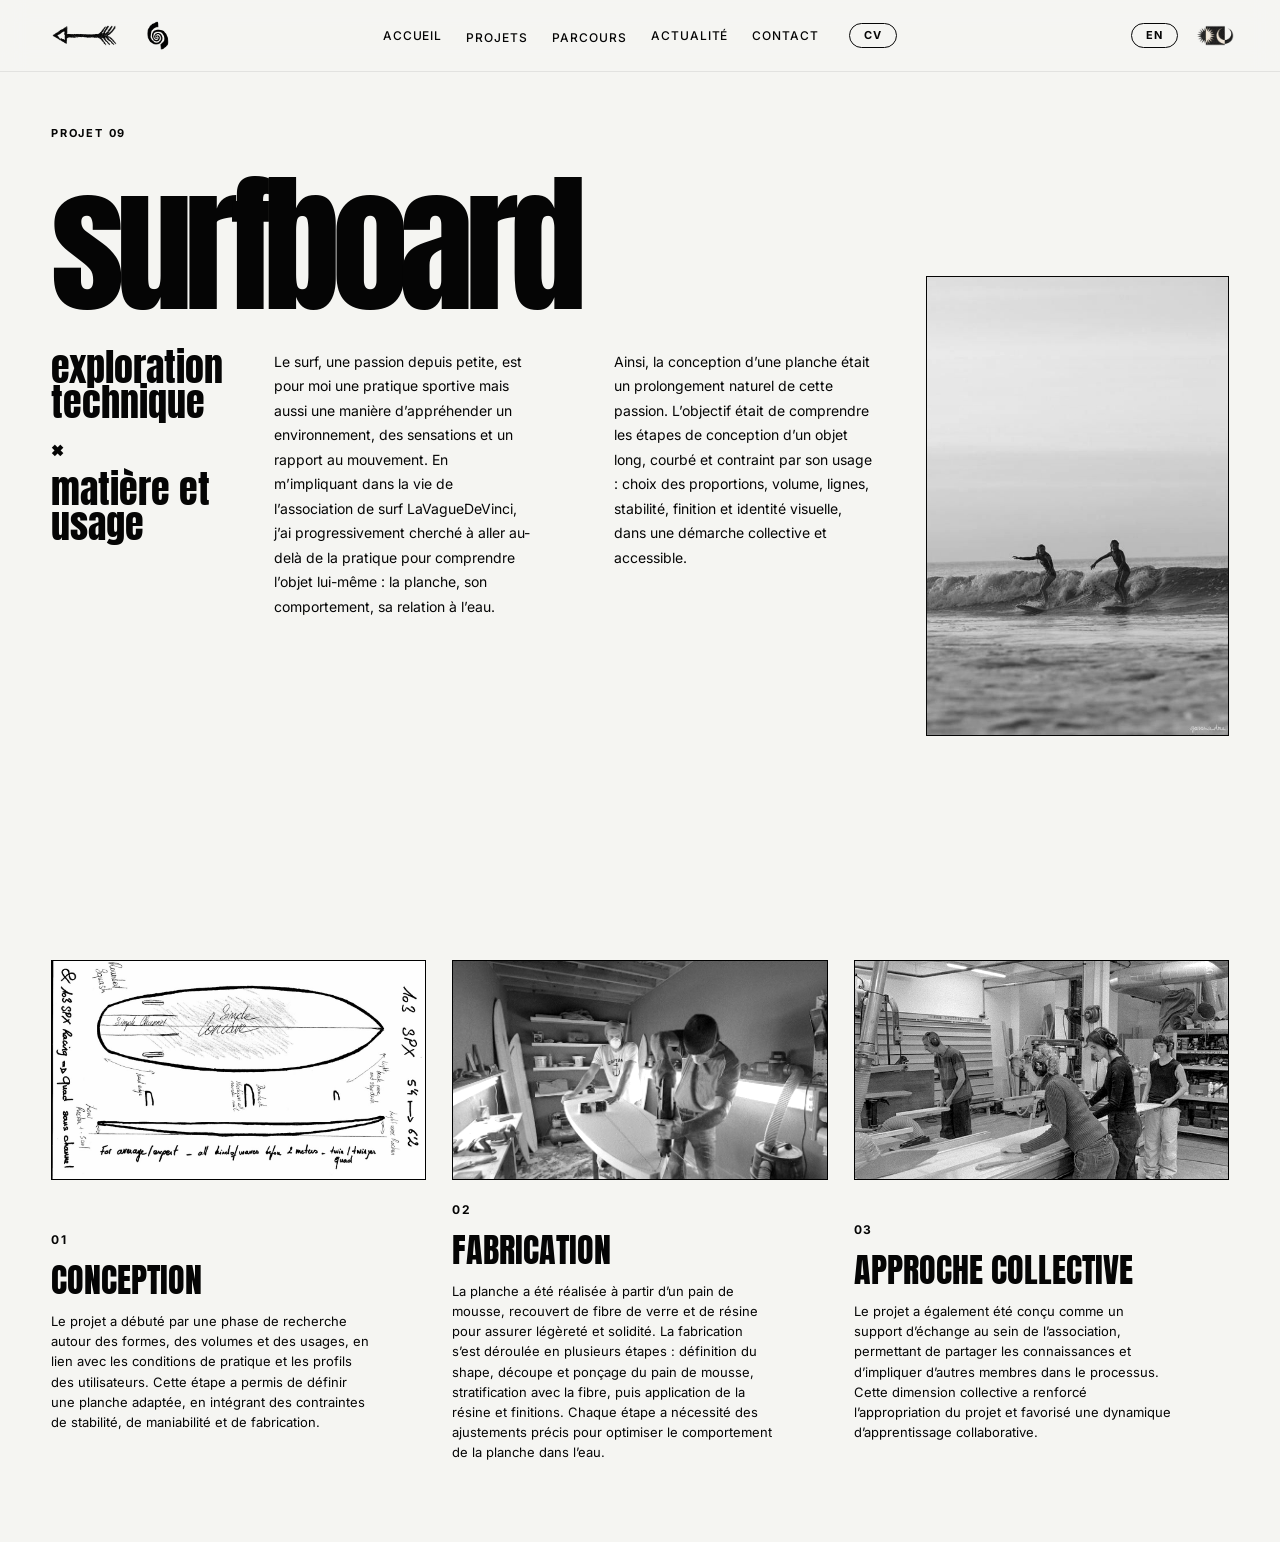
<file: pages/surfboard.html>
<!DOCTYPE html>
<html lang="fr">

<head>
  <meta charset="UTF-8" />
  <meta name="viewport" content="width=device-width, initial-scale=1.0, viewport-fit=cover" />

  <title>Surfboard — Aude</title>

  <link rel="icon" type="image/png" href="../assets/images/langue1.jpeg">
  <link rel="apple-touch-icon" href="../assets/images/langue1.jpeg">

  <link rel="preconnect" href="https://fonts.googleapis.com">
  <link rel="preconnect" href="https://fonts.gstatic.com" crossorigin>
  <link href="https://fonts.googleapis.com/css2?family=Anton&family=Inter:wght@300;400;500;600&display=swap"
    rel="stylesheet">

  <meta name="color-scheme" content="light dark" />
  <script>
    (function() {
      try {
        var t = localStorage.getItem("portfolioTheme");
        if (t === "dark") {
          document.documentElement.setAttribute("data-theme", "dark"); document.documentElement.classList.add("theme-dark");
        }
      } catch(e) {}
    })();
  </script>
  <link rel="stylesheet" href="../style.css?v=31" />
</head>

<body class="project-page">

  <!-- HEADER -->
  <header class="top-header">

    <div class="header-left">
      <a href="../index.html#projets" class="back-projects-btn" aria-label="Retour aux projets" title="Retour aux projets" data-i18n-title="nav.back.projects">
        <img src="../assets/images/fleche.png" data-light-src="../assets/images/fleche.png" data-dark-src="../assets/images/fleche1.png" alt="Retour aux projets" class="back-projects-img">
      </a>
      <button type="button" class="header-logo-btn scroll-top-btn" aria-label="Retour en haut de page" title="Retour en haut">
        <img src="../assets/images/langue.png" data-light-src="../assets/images/langue.png" data-dark-src="../assets/images/langue1.jpeg" alt="Logo Aude Portfolio" class="header-logo-img langue-toggle-img">
      </button>
    </div>

    <nav class="main-nav">
      <a href="../index.html#accueil" data-i18n="nav.home">Accueil</a>

      <div class="nav-item project-menu">
        <a href="../index.html#projets" data-i18n="nav.projects">Projets</a>

        <div class="mega-menu">
          <div class="mega-column">
            <h3 data-i18n="menu.school">École</h3>
            <a href="ai-lab.html">AI Lab</a>
            <a href="ocean-imprints.html">Ocean Imprints</a>
            <a href="hma.html">How to Make Almost Anything</a>
          </div>

          <div class="mega-column">
            <h3 data-i18n="menu.creation">Création</h3>
            <a href="orika-design.html">Orika</a>
            <a href="surfboard.html">Surfboard</a>
            <a href="projet-pix.html">Projet Pix</a>
          </div>

          <div class="mega-column">
            <h3 data-i18n="menu.exploration">Exploration</h3>
            <a href="mission-martinique.html">Field Notes</a>
            <a href="veloute.html">Velouté</a>
            <a href="photographie.html">Photographie</a>
          </div>
        </div>
        </div>

      <div class="nav-item project-menu">
        <a href="../index.html#parcours" class="nav-button" data-i18n="nav.path">Parcours</a>

        <div class="mega-menu parcours-mega-menu">
          <div class="mega-column">
            <h3>2019 — 2022</h3>
            <a href="../index.html#parcours" data-i18n="path.menu.1">Bac scientifique</a>
            <a href="../index.html#parcours" data-i18n="path.menu.2">Prépa intégrée</a>
          </div>

          <div class="mega-column">
            <h3>2022 — 2025</h3>
            <a href="../index.html#parcours" data-i18n="path.menu.3">Cycle ingénieur</a>
            <a href="../index.html#parcours" data-i18n="path.menu.4">Creative Technology</a>
            <a href="../index.html#parcours" data-i18n="path.menu.5">Projets design & tech</a>
          </div>
        </div>
      </div>

      <a href="../index.html#apropos" data-i18n="nav.news">Actualité</a>
      <a href="../index.html#contact" data-i18n="nav.contact">Contact</a>

      <a href="../assets/CV_Aude_Desperies.pdf" class="cv-button" target="_blank" rel="noopener noreferrer" aria-label="Consulter mon CV">
        <span data-i18n="nav.cv">CV</span>
      </a>
    </nav>

    <div class="header-right">
      <button type="button" class="lang-switch-btn" aria-label="Passer en anglais (EN)" title="English">
        <span class="lang-switch-text">EN</span>
      </button>

      <button type="button" class="theme-toggle-btn" aria-label="Basculer le mode jour/nuit" title="Mode jour / nuit">
        <img src="../assets/images/jour-nuit.png" alt="Mode jour / nuit" class="theme-toggle-img">
      </button>
    </div>

  </header>

  <main class="project-detail-page surfboard-page">

    <section class="project-detail-hero">

      <div class="project-detail-topline">
        <span data-i18n="surfboard.top.project">Projet 09</span>
      </div>

      <div class="project-detail-title">
        <h1 data-i18n="surfboard.title">Surfboard</h1>
      </div>

      <div class="project-detail-index">
        <p class="project-manifesto">
          <strong data-i18n="surfboard.subtitle.1">Exploration technique</strong>
          <strong data-i18n="surfboard.subtitle.2">×</strong>
          <strong data-i18n="surfboard.subtitle.3">matière et usage</strong>
        </p>
      </div>

      <div class="project-detail-text">
        <p data-i18n="surfboard.text.1">
          Le surf, une passion depuis petite, est pour moi une pratique sportive mais aussi une manière
          d’appréhender un environnement, des sensations et un rapport au mouvement. En m’impliquant dans la vie de
          l’association de surf LaVagueDeVinci, j’ai progressivement cherché à aller au-delà de la pratique pour
          comprendre l’objet lui-même : la planche, son comportement, sa relation à l’eau.
        </p>

        <p data-i18n="surfboard.text.2">
          Ainsi, la conception d’une planche était un prolongement naturel de cette passion.
          L’objectif était de comprendre les étapes de conception d’un objet long,
          courbé et contraint par son usage : choix des proportions, volume, lignes,
          stabilité, finition et identité visuelle, dans une démarche collective et accessible.
        </p>
      </div>

      <div class="project-detail-image">
        <img src="../assets/images/surf-01.jpg" alt="Projet Surfboard">
      </div>

    </section>

    <section class="project-detail-gallery">

      <article class="project-mini-card">
        <img src="../assets/images/surf-02.jpeg" alt="Recherche Surfboard">
        <div>
          <span>01</span>
          <h3 data-i18n="surfboard.card.1.title">Conception</h3>
          <p data-i18n="surfboard.card.1.text">
            Le projet a débuté par une phase de recherche autour des formes, des volumes et des usages,
            en lien avec les conditions de pratique et les profils des utilisateurs. Cette étape a permis
            de définir une planche adaptée, en intégrant des contraintes de stabilité, de maniabilité et de fabrication.
          </p>
        </div>
      </article>

      <article class="project-mini-card">
        <img src="../assets/images/surf-03.jpeg" alt="Fabrication Surfboard">
        <div>
          <span>02</span>
          <h3 data-i18n="surfboard.card.2.title">Fabrication</h3>
          <p data-i18n="surfboard.card.2.text">
            La planche a été réalisée à partir d’un pain de mousse, recouvert de fibre de verre et de résine
            pour assurer légèreté et solidité. La fabrication s’est déroulée en plusieurs étapes :
            définition du shape, découpe et ponçage du pain de mousse, stratification avec la fibre,
            puis application de la résine et finitions. Chaque étape a nécessité des ajustements précis
            pour optimiser le comportement de la planche dans l’eau.
          </p>
        </div>
      </article>

      <article class="project-mini-card">
        <img src="../assets/images/surf-04.jpeg" alt="Rendu final Surfboard">
        <div>
          <span>03</span>
          <h3 data-i18n="surfboard.card.3.title">Approche collective</h3>
          <p data-i18n="surfboard.card.3.text">
            Le projet a également été conçu comme un support d’échange au sein de l’association,
            permettant de partager les connaissances et d’impliquer d’autres membres dans le processus.
            Cette dimension collective a renforcé l’appropriation du projet et favorisé une dynamique
            d’apprentissage collaborative.
          </p>
        </div>
      </article>

    </section>

  </main>

  <script src="../script.js?v=22"></script>
</body>

</html>
</file>
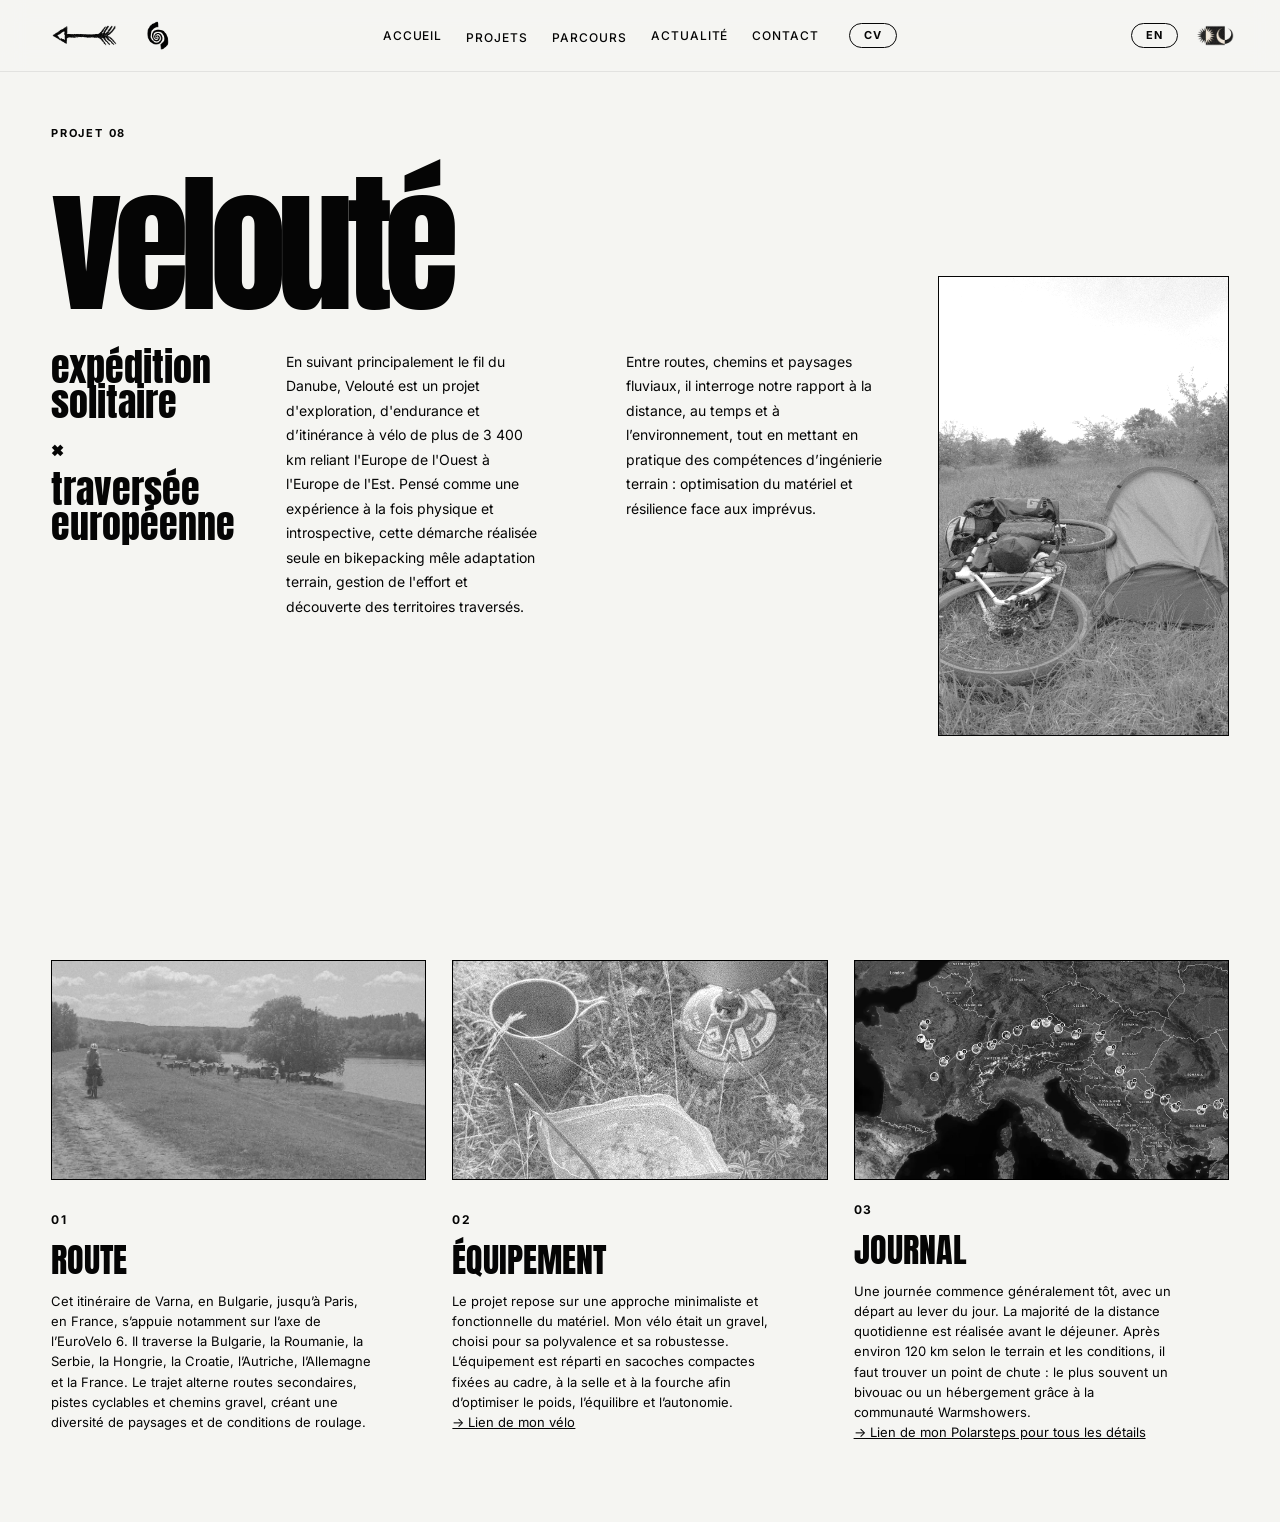
<file: pages/veloute.html>
<!DOCTYPE html>
<html lang="fr">

<head>
  <meta charset="UTF-8" />
  <meta name="viewport" content="width=device-width, initial-scale=1.0, viewport-fit=cover" />

  <title>Velouté — Aude</title>

  <link rel="icon" type="image/png" href="../assets/images/langue1.jpeg">
  <link rel="apple-touch-icon" href="../assets/images/langue1.jpeg">

  <link rel="preconnect" href="https://fonts.googleapis.com">
  <link rel="preconnect" href="https://fonts.gstatic.com" crossorigin>
  <link href="https://fonts.googleapis.com/css2?family=Anton&family=Inter:wght@300;400;500;600&display=swap"
    rel="stylesheet">

  <meta name="color-scheme" content="light dark" />
  <script>
    (function() {
      try {
        var t = localStorage.getItem("portfolioTheme");
        if (t === "dark") {
          document.documentElement.setAttribute("data-theme", "dark"); document.documentElement.classList.add("theme-dark");
        }
      } catch(e) {}
    })();
  </script>
  <link rel="stylesheet" href="../style.css?v=31" />
</head>

<body class="project-page">

  <!-- HEADER -->
  <header class="top-header">

    <div class="header-left">
      <a href="../index.html#projets" class="back-projects-btn" aria-label="Retour aux projets" title="Retour aux projets" data-i18n-title="nav.back.projects">
        <img src="../assets/images/fleche.png" data-light-src="../assets/images/fleche.png" data-dark-src="../assets/images/fleche1.png" alt="Retour aux projets" class="back-projects-img">
      </a>
      <button type="button" class="header-logo-btn scroll-top-btn" aria-label="Retour en haut de page" title="Retour en haut">
        <img src="../assets/images/langue.png" data-light-src="../assets/images/langue.png" data-dark-src="../assets/images/langue1.jpeg" alt="Logo Aude Portfolio" class="header-logo-img langue-toggle-img">
      </button>
    </div>

    <nav class="main-nav">
      <a href="../index.html#accueil" data-i18n="nav.home">Accueil</a>

      <div class="nav-item project-menu">
        <a href="../index.html#projets" data-i18n="nav.projects">Projets</a>

        <div class="mega-menu">
          <div class="mega-column">
            <h3 data-i18n="menu.school">École</h3>
            <a href="ai-lab.html">AI Lab</a>
            <a href="ocean-imprints.html">Ocean Imprints</a>
            <a href="hma.html">How to Make Almost Anything</a>
          </div>

          <div class="mega-column">
            <h3 data-i18n="menu.creation">Création</h3>
            <a href="orika-design.html">Orika</a>
            <a href="surfboard.html">Surfboard</a>
            <a href="projet-pix.html">Projet Pix</a>
          </div>

          <div class="mega-column">
            <h3 data-i18n="menu.exploration">Exploration</h3>
            <a href="mission-martinique.html">Field Notes</a>
            <a href="veloute.html">Velouté</a>
            <a href="photographie.html">Photographie</a>
          </div>
        </div>
        </div>

      <div class="nav-item project-menu">
        <a href="../index.html#parcours" class="nav-button" data-i18n="nav.path">Parcours</a>

        <div class="mega-menu parcours-mega-menu">
          <div class="mega-column">
            <h3>2019 — 2022</h3>
            <a href="../index.html#parcours" data-i18n="path.menu.1">Bac scientifique</a>
            <a href="../index.html#parcours" data-i18n="path.menu.2">Prépa intégrée</a>
          </div>

          <div class="mega-column">
            <h3>2022 — 2025</h3>
            <a href="../index.html#parcours" data-i18n="path.menu.3">Cycle ingénieur</a>
            <a href="../index.html#parcours" data-i18n="path.menu.4">Creative Technology</a>
            <a href="../index.html#parcours" data-i18n="path.menu.5">Projets design & tech</a>
          </div>
        </div>
      </div>

      <a href="../index.html#apropos" data-i18n="nav.news">Actualité</a>
      <a href="../index.html#contact" data-i18n="nav.contact">Contact</a>

      <a href="../assets/CV_Aude_Desperies.pdf" class="cv-button" target="_blank" rel="noopener noreferrer" aria-label="Consulter mon CV">
        <span data-i18n="nav.cv">CV</span>
      </a>
    </nav>

    <div class="header-right">
      <button type="button" class="lang-switch-btn" aria-label="Passer en anglais (EN)" title="English">
        <span class="lang-switch-text">EN</span>
      </button>

      <button type="button" class="theme-toggle-btn" aria-label="Basculer le mode jour/nuit" title="Mode jour / nuit">
        <img src="../assets/images/jour-nuit.png" alt="Mode jour / nuit" class="theme-toggle-img">
      </button>
    </div>

  </header>

  <main class="project-detail-page veloute-page">

    <section class="project-detail-hero">

      <div class="project-detail-topline">
        <span data-i18n="veloute.top.project">Projet 08</span>
      </div>

      <div class="project-detail-title">
        <h1 data-i18n="veloute.title">velouté</h1>
      </div>

      <div class="project-detail-index">
        <p class="project-manifesto">
          <strong data-i18n="veloute.subtitle.1">Expédition solitaire</strong>
          <strong data-i18n="veloute.subtitle.2">×</strong>
          <strong data-i18n="veloute.subtitle.3">Traversée européenne</strong>
        </p>
      </div>

      <div class="project-detail-text">
        <p data-i18n="veloute.text.1">
          En suivant principalement le fil du Danube, Velouté est un projet d'exploration,
          d'endurance et d’itinérance à vélo de plus de 3 400 km reliant l'Europe de l'Ouest
          à l'Europe de l'Est. Pensé comme une expérience à la fois physique et introspective,
          cette démarche réalisée seule en bikepacking mêle adaptation terrain, gestion de
          l'effort et découverte des territoires traversés.
        </p>

        <p data-i18n="veloute.text.2">
          Entre routes, chemins et paysages fluviaux, il interroge notre rapport à la distance,
          au temps et à l’environnement, tout en mettant en pratique des compétences d’ingénierie
          terrain : optimisation du matériel et résilience face aux imprévus.
        </p>
      </div>

      <div class="project-detail-image">
        <img src="../assets/images/velo-01.jpeg" alt="Projet Velouté EuroVelo 6">
      </div>

    </section>

    <section class="project-detail-gallery">

      <article class="project-mini-card">
        <img src="../assets/images/velo-02.jpeg" alt="Préparation du trajet EuroVelo 6">
        <div>
          <span>01</span>
          <h3 data-i18n="veloute.card.1.title">Route</h3>
          <p data-i18n="veloute.card.1.text">
            Cet itinéraire de Varna, en Bulgarie, jusqu’à Paris, en France, s’appuie notamment
            sur l’axe de l’EuroVelo 6. Il traverse la Bulgarie, la Roumanie, la Serbie, la Hongrie,
            la Croatie, l’Autriche, l’Allemagne et la France. Le trajet alterne routes secondaires,
            pistes cyclables et chemins gravel, créant une diversité de paysages et de conditions
            de roulage.
          </p>
        </div>
      </article>

      <article class="project-mini-card">
        <img src="../assets/images/velo-03.jpeg" alt="Équipement vélo">
        <div>
          <span>02</span>
          <h3 data-i18n="veloute.card.2.title">Équipement</h3>
          <p data-i18n="veloute.card.2.text">
            Le projet repose sur une approche minimaliste et fonctionnelle du matériel. Mon vélo
            était un gravel, choisi pour sa polyvalence et sa robustesse. L’équipement est réparti
            en sacoches compactes fixées au cadre, à la selle et à la fourche afin d’optimiser le
            poids, l’équilibre et l’autonomie.
          </p>

          <p>
            <a href="https://www.canyon.com/fr-fr/velos-de-gravel/adventure/grizl/al/grizl-6-1by/3716.html?dwvar_3716_pv_rahmenfarbe=R075_P08&dwvar_3716_pv_rahmengroesse=XS&history=1"
              target="_blank" rel="noopener noreferrer" class="project-link" data-i18n="veloute.bike.link">
              → Lien de mon vélo
            </a>
          </p>
        </div>
      </article>

      <article class="project-mini-card">
        <img src="../assets/images/velo-04.png" alt="Carnet de voyage">
        <div>
          <span>03</span>
          <h3 data-i18n="veloute.card.3.title">Journal</h3>
          <p data-i18n="veloute.card.3.text">
            Une journée commence généralement tôt, avec un départ au lever du jour. La majorité
            de la distance quotidienne est réalisée avant le déjeuner. Après environ 120 km selon
            le terrain et les conditions, il faut trouver un point de chute : le plus souvent un
            bivouac ou un hébergement grâce à la communauté Warmshowers.
          </p>

          <p>
            <a href="https://www.polarsteps.com/audetrikay/17896088-veloute" target="_blank" rel="noopener noreferrer"
              class="project-link" data-i18n="veloute.polarsteps.link">
              → Lien de mon Polarsteps pour tous les détails
            </a>
          </p>
        </div>
      </article>

    </section>

  </main>

  <script src="../script.js?v=22"></script>
</body>

</html>
</file>
<file: style.css>
/* =========================================================
   RESET / BASE
========================================================= */

* {
  margin: 0;
  padding: 0;
  box-sizing: border-box;
}

html {
  scroll-behavior: smooth;
  -webkit-text-size-adjust: 100%;
  -webkit-tap-highlight-color: transparent;
}

body {
  background: #f5f5f2;
  color: #050505;
  font-family: "Inter", sans-serif;
  overflow-x: hidden;
}

img {
  max-width: 100%;
}

a {
  color: inherit;
}



/* =========================================================
   ACCESSIBILITÉ : SKIP LINK & FOCUS VISIBLE
========================================================= */

.skip-link {
  position: fixed;
  top: -120px;
  left: 24px;
  background: #050505;
  color: #f5f5f2;
  padding: 12px 22px;
  font-size: 12px;
  font-weight: 700;
  text-transform: uppercase;
  letter-spacing: 0.1em;
  z-index: 99999;
  border-radius: 999px;
  text-decoration: none;
  transition: top 0.25s ease;
  box-shadow: 0 4px 20px rgba(0, 0, 0, 0.3);
}

.skip-link:focus {
  top: 20px;
  outline: 2px solid #050505;
  outline-offset: 3px;
}

:focus-visible {
  outline: 2px solid #050505;
  outline-offset: 3px;
}

.timeline-card :focus-visible,
.mega-menu :focus-visible,
.mobile-portfolio-menu :focus-visible {
  outline-color: #f5f5f2;
}

/* Touch targets WCAG conformes */
.timeline-subitem-btn {
  min-height: 44px;
}

/* =========================================================
   HEADER / NAVIGATION
========================================================= */

.top-header {
  position: fixed;
  top: 0;
  left: 0;
  width: 100%;
  height: 72px;
  padding: 0 40px;
  display: grid;
  grid-template-columns: 1fr auto 1fr;
  align-items: center;
  z-index: 1000;
  background: rgba(245, 245, 242, 0.85);
  backdrop-filter: blur(12px);
  border-bottom: 1px solid rgba(0, 0, 0, 0.08);
}

.header-left,
.header-right {
  font-size: 12px;
  font-weight: 600;
  text-transform: uppercase;
  letter-spacing: 0.08em;
}

.header-left {
  display: flex;
  align-items: center;
  gap: 14px;
}

/* Logo Spirale à gauche : sans contour, même taille (30px), clic retour haut */
.header-logo-btn {
  border: none;
  background: transparent;
  padding: 0;
  cursor: pointer;
  display: inline-flex;
  align-items: center;
  justify-content: center;
  flex-shrink: 0;
  line-height: 0;
  box-shadow: none;
  outline: none;
}

.header-logo-img {
  width: 30px;
  height: 30px;
  object-fit: contain;
  display: block;
  filter: grayscale(100%) contrast(1.25);
  transition: transform 0.3s ease, opacity 0.25s ease;
}

.header-logo-btn:hover .header-logo-img,
.header-logo-btn:focus-visible .header-logo-img {
  transform: rotate(-12deg) scale(1.12);
  opacity: 0.75;
}

.header-right {
  text-align: right;
}

.main-nav {
  display: flex;
  align-items: center;
  gap: 24px;
}

.main-nav a,
.nav-button {
  background: none;
  border: none;
  color: #050505;
  text-decoration: none;
  font-family: "Inter", sans-serif;
  font-size: 12px;
  font-weight: 500;
  text-transform: uppercase;
  cursor: pointer;
  letter-spacing: 0.08em;
}

.main-nav a:hover,
.nav-button:hover {
  opacity: 0.45;
}



/* Affichage zone titre mobile / desktop */
.desktop-portfolio-text {
  display: inline;
}

.mobile-portfolio-button,
.mobile-portfolio-menu {
  display: none;
}

/* =========================================================
   MENUS DÉROULANTS
========================================================= */

.nav-item,
.project-menu {
  position: relative;
}

.mega-menu {
  position: absolute;
  top: 36px;
  left: 50%;
  transform: translateX(-50%);
  width: 720px;
  padding: 32px;
  background: #050505;
  color: #f5f5f2;
  display: grid;
  grid-template-columns: repeat(3, 1fr);
  gap: 32px;
  opacity: 0;
  pointer-events: none;
  transition: 0.25s ease;
  z-index: 2000;
}

/* Zone invisible entre le bouton et le sous-menu */
.project-menu::after {
  content: "";
  position: absolute;
  left: -40px;
  right: -40px;
  top: 100%;
  height: 45px;
  z-index: 1500;
}

.project-menu:hover .mega-menu {
  opacity: 1;
  pointer-events: auto;
}

/* Menu parcours en 2 colonnes */
.parcours-mega-menu {
  width: 520px;
  grid-template-columns: repeat(2, 1fr);
}

.mega-column h3 {
  font-family: "Anton", sans-serif;
  font-size: 24px;
  font-weight: 400;
  margin-bottom: 16px;
  text-transform: uppercase;
}

.mega-column a {
  display: block;
  color: inherit;
  text-decoration: none;
  font-size: 14px;
  margin-bottom: 10px;
  opacity: 0.75;
  letter-spacing: 0.08em;
  text-transform: uppercase;
}

.mega-column a:hover {
  opacity: 1;
}


/* =========================================================
   BOUTON CV (NAVIGATION CENTRALE) & HEADER DROITE (LANGUE + THÈME)
========================================================= */

/* Bouton CV dans le menu central (à côté de Contact, contour conservé) */
.main-nav .cv-button,
.cv-button {
  display: inline-flex !important;
  align-items: center;
  justify-content: center;
  padding: 6px 14px;
  border: 1.5px solid #050505 !important;
  border-radius: 999px !important;
  background: transparent !important;
  color: #050505 !important;
  text-decoration: none !important;
  font-family: "Inter", sans-serif;
  font-size: 11px;
  font-weight: 700;
  letter-spacing: 0.1em;
  text-transform: uppercase;
  transition: all 0.25s ease;
  line-height: 1;
  margin-left: 6px;
}

.main-nav .cv-button:hover,
.main-nav .cv-button:focus-visible,
.cv-button:hover,
.cv-button:focus-visible {
  opacity: 1 !important;
  background: #050505 !important;
  color: #f5f5f2 !important;
  transform: translateY(-1px);
}

/* Zone droite du header */
.header-right {
  display: flex;
  justify-content: flex-end;
  align-items: center;
  gap: 12px;
}

/* Bouton Langue : même DA que le bouton CV, switche entre FR et EN */
.lang-switch-btn {
  display: inline-flex;
  align-items: center;
  justify-content: center;
  min-width: 44px;
  padding: 6px 14px;
  border: 1.5px solid #050505;
  border-radius: 999px;
  background: transparent;
  color: #050505;
  font-family: "Inter", sans-serif;
  font-size: 11px;
  font-weight: 700;
  letter-spacing: 0.1em;
  text-transform: uppercase;
  cursor: pointer;
  transition: all 0.25s ease;
  line-height: 1;
  flex-shrink: 0;
}

.lang-switch-btn:hover,
.lang-switch-btn:focus-visible {
  background: #050505;
  color: #f5f5f2;
  transform: translateY(-1px);
}

/* Bouton Jour / Nuit dans la barre : sans contour en mode clair, contour blanc en mode sombre */
.theme-toggle-btn {
  background: transparent;
  border: 1.5px solid transparent;
  border-radius: 999px;
  padding: 3px 5px;
  cursor: pointer;
  display: inline-flex;
  align-items: center;
  justify-content: center;
  transition: transform 0.25s ease, opacity 0.25s ease, border-color 0.25s ease, background 0.25s ease;
  line-height: 0;
  flex-shrink: 0;
  outline: none;
  box-shadow: none;
}

.theme-toggle-btn:hover,
.theme-toggle-btn:focus-visible {
  transform: scale(1.06);
  opacity: 0.85;
}

.theme-toggle-img {
  width: 38px;
  height: 22px;
  object-fit: contain;
  display: block;
  border-radius: 999px;
}


/* =========================================================
   HERO ACCUEIL
========================================================= */

.hero-section {
  position: relative;
  min-height: 105vh;
  padding: 160px 80px 40px;
  overflow: hidden;
}

.hero-content {
  position: relative;
  z-index: 2;
  display: flex;
  align-items: flex-start;
  justify-content: space-between;
}

.hero-content h1 {
  font-family: "Anton", sans-serif;
  font-size: clamp(75px, 15vw, 200px);
  font-weight: 400;
  line-height: 0.82;
  letter-spacing: -0.05em;
  text-transform: lowercase;
}

.hero-image-band {
  position: absolute;
  left: 30px;
  right: 30px;
  top: 290px;
  height: 240px;
  background: #b8b8b3;
  overflow: hidden;
  z-index: 1;
  border: none;
  box-sizing: border-box;
}

.hero-photo-placeholder {
  width: 100%;
  height: 100%;
  background-image: url("assets/images/hero.jpeg");
  background-size: cover;
  background-position: center;
  background-repeat: no-repeat;
  transition: background-image 0.25s ease;
}

[data-theme="dark"] .hero-photo-placeholder,
.theme-dark .hero-photo-placeholder {
  background-image: url("assets/images/hero1.jpg");
}


/* =========================================================
   SECTIONS GÉNÉRALES
========================================================= */

#projets,
#accueil,
#about-me,
#apropos,
#parcours,
#contact {
  scroll-margin-top: 84px;
}

.content-section {
  min-height: 90vh;
  padding: 80px 50px 60px;
  border-top: 1px solid rgba(0, 0, 0, 0.12);
}

.section-label {
  font-size: 12px;
  font-weight: 700;
  text-transform: uppercase;
  letter-spacing: 0.12em;
  margin-bottom: 48px;
}

.content-section h2 {
  font-family: "Anton", sans-serif;
  font-size: clamp(52px, 10vw, 160px);
  font-weight: 400;
  line-height: 0.82;
  letter-spacing: -0.05em;
  max-width: 1200px;
}


/* =========================================================
   ABOUT ME
========================================================= */

.about-editorial-section {
  min-height: 80vh;
  padding: 60px 50px 50px;
  background: #f5f5f2;
  color: #050505;
  display: grid;
  grid-template-columns: 1fr 1.1fr 1fr;
  grid-template-rows: auto 1fr;
  grid-template-areas:
    "title title right"
    "small text right";
  column-gap: 70px;
  row-gap: 40px;
  justify-content: center;
  align-items: center;
  border-top: 1px solid rgba(0, 0, 0, 0.12);
}

.about-title {
  grid-area: title;
  margin-left: 20px;
}

.about-title h2 {
  font-family: "Anton", sans-serif;
  font-size: clamp(70px, 9vw, 210px);
  font-weight: 400;
  line-height: 0.8;
  letter-spacing: -0.06em;
  text-transform: lowercase;
}

.about-small-image {
  grid-area: small;
  width: min(340px, 100%);
  max-width: 340px;
  aspect-ratio: 736 / 732;
  align-self: end;
  overflow: visible;
  transform: translate(25px, -10px);
}

.about-small-image img {
  width: 100%;
  height: 100%;
  aspect-ratio: 736 / 732;
  object-fit: contain;
  object-position: center;
  display: block;
}

.about-large-image img {
  width: 100%;
  height: 100%;
  object-fit: cover;
  object-position: center;
  filter: grayscale(100%);
  display: block;
}

.about-text-block {
  grid-area: text;
  max-width: 800px;
  padding-top: 40px;
  transform: translate(-30px, 20px);
}

.about-text-block h3 {
  font-family: "Anton", sans-serif;
  font-size: 30px;
  font-weight: 400;
  line-height: 1;
  margin-bottom: 24px;
}

.about-text-block p {
  font-size: 14px;
  line-height: 1.7;
  margin-bottom: 16px;
}

.about-large-image {
  grid-area: right;
  width: 360px;
  height: 460px;
  justify-self: end;
  align-self: start;
  overflow: hidden;
  transform: translateX(-25px);
  border: 1px solid #050505;
  box-sizing: border-box;
}


/* =========================================================
   PHRASE
========================================================= */

/* PHRASE */
.phrase-section {
  min-height: 40vh;
  padding: 70px 20px;
  background: #050505;
  color: #f5f5f2;
  display: flex;
  align-items: center;
  justify-content: center;
}



.phrase-section h2 {
  font-family: "Anton", sans-serif;
  font-size: clamp(34px, 3vw, 68px);
  line-height: 0.95;
  text-align: left;
}



/* =========================================================
   PROJETS
   - Ligne 1 (01, 02, 03) : Photos directement visibles
   - Lignes 2 & 3 (04 à 09) : Photos qui apparaissent au survol (desktop)
========================================================= */

.project-grid {
  display: grid;
  grid-template-columns: repeat(3, 1fr);
  gap: 0;
  background: transparent;
  border-top: 1px solid #000000;
  border-left: 1px solid #000000;
  border-right: none;
  border-bottom: none;
}

.project-card {
  position: relative;
  background: #f5f5f2;
  color: #050505;
  text-decoration: none;
  display: flex;
  flex-direction: column;
  padding: 24px 22px 26px;
  cursor: pointer;
  overflow: hidden;
  border-right: 1px solid #000000;
  border-bottom: 1px solid #000000;
  border-top: none;
  border-left: none;
  transition: background 0.35s ease, color 0.35s ease;
}

.project-card-header {
  display: flex;
  justify-content: space-between;
  align-items: center;
  margin-bottom: 14px;
  width: 100%;
}

.project-card-number {
  font-family: "Inter", -apple-system, BlinkMacSystemFont, "Segoe UI", sans-serif;
  font-size: 13px;
  font-weight: 700;
  letter-spacing: 0.08em;
  color: #050505;
  line-height: 1;
  transition: color 0.35s ease;
}

.project-card-arrow {
  font-family: "Inter", -apple-system, BlinkMacSystemFont, "Segoe UI", sans-serif;
  font-size: 15px;
  font-weight: 500;
  color: #050505;
  line-height: 1;
  opacity: 0;
  transform: translate(-3px, 3px);
  transition: opacity 0.4s ease, transform 0.4s ease, color 0.35s ease;
}

/* --- LIGNE 1 (01, 02, 03) : Photos directement visibles au format paysage 3:2 --- */
.project-card-media {
  width: 100%;
  aspect-ratio: 3 / 2;
  overflow: hidden;
  background: #e5e5e0;
  position: relative;
  border: 1px solid #050505;
  box-sizing: border-box;
}

.project-card-media img {
  width: 100%;
  height: 100%;
  object-fit: cover;
  object-position: center;
  display: block;
  filter: grayscale(100%) contrast(1.08);
  transform: scale(1);
  transition: filter 0.4s ease, transform 0.4s ease;
}




.project-card:hover .project-card-media img,
.project-card:focus-visible .project-card-media img {
  filter: grayscale(0%) contrast(1.02);
  transform: scale(1.04);
}

.project-card:hover .project-card-arrow,
.project-card:focus-visible .project-card-arrow {
  opacity: 1;
  transform: translate(0, 0);
}

/* Zone métadonnées sous l'image */
.project-card-meta {
  display: flex;
  flex-direction: column;
  gap: 6px;
  margin-top: 16px;
}

.project-card-title {
  font-family: "Anton", sans-serif;
  font-size: clamp(25px, 2.2vw, 34px);
  font-weight: 400;
  line-height: 1.05;
  text-transform: uppercase;
  letter-spacing: 0.02em;
  color: #050505;
  margin: 0;
  transition: color 0.35s ease;
}

.project-card-sub {
  font-family: "Inter", -apple-system, BlinkMacSystemFont, "Segoe UI", sans-serif;
  font-size: 11px;
  font-weight: 600;
  text-transform: uppercase;
  letter-spacing: 0.12em;
  color: #666666;
  margin: 0;
  transition: color 0.35s ease;
}

/* --- LIGNES 2 & 3 (04 à 09) : Format compact éditorial (4 photos au survol) --- */
.project-card--hover-reveal {
  min-height: 168px;
  padding: 16px 20px 18px;
  justify-content: space-between;
}

.project-card--hover-reveal .project-card-header {
  margin-bottom: 4px;
}

.project-card--hover-reveal .project-card-title {
  font-size: clamp(20px, 1.6vw, 25px);
}

.project-card--hover-reveal .project-card-sub {
  font-size: 10.5px;
  letter-spacing: 0.10em;
}

.project-card--hover-reveal .project-card-inner {
  position: relative;
  z-index: 2;
  display: flex;
  flex-direction: column;
  justify-content: space-between;
  height: 100%;
  width: 100%;
}

.project-card--hover-reveal .project-card-meta {
  margin-top: auto;
  max-width: calc(100% - 208px);
}

/* Galerie des 4 photos au survol : style pêle-mêle / planches désordonnées */
.project-card-hover-gallery {
  position: absolute;
  right: 20px;
  top: 50%;
  transform: translateY(-50%);
  width: 195px;
  height: 133px;
  opacity: 0;
  pointer-events: none;
  z-index: 2;
  transition: opacity 0.35s ease;
}

.project-card-hover-thumb {
  position: absolute;
  width: 100px;
  aspect-ratio: 3 / 2;
  border: 1px solid #050505;
  box-sizing: border-box;
  overflow: hidden;
  background: #e5e5e0;
  box-shadow: 0 4px 14px rgba(0, 0, 0, 0.14);
  transition: transform 0.4s cubic-bezier(0.16, 1, 0.3, 1), box-shadow 0.35s ease;
}

.project-card-hover-thumb img {
  width: 100%;
  height: 100%;
  object-fit: cover;
  object-position: center;
  filter: grayscale(100%) contrast(1.08);
  display: block;
  transform: scale(1);
  transition: filter 0.35s ease, transform 0.35s ease;
}

/* Positions et inclinaisons désordonnées par défaut (effet pêle-mêle / moodboard) */
.project-card-hover-thumb:nth-child(1) {
  top: 0;
  left: 0;
  z-index: 1;
  --tilt: -6deg;
  transform: translate(12px, 8px) rotate(0deg) scale(0.92);
}

.project-card-hover-thumb:nth-child(2) {
  top: 4px;
  right: 0;
  z-index: 2;
  --tilt: 5deg;
  transform: translate(-10px, 8px) rotate(0deg) scale(0.92);
}

.project-card-hover-thumb:nth-child(3) {
  bottom: 0;
  left: 6px;
  z-index: 3;
  --tilt: 4deg;
  transform: translate(10px, -8px) rotate(0deg) scale(0.92);
}

.project-card-hover-thumb:nth-child(4) {
  bottom: 4px;
  right: 4px;
  z-index: 4;
  --tilt: -5deg;
  transform: translate(-8px, -8px) rotate(0deg) scale(0.92);
}

/* Décalages et angles organiques propres à chaque projet pour varier le désordre */
.project-card[href*="orika"] .project-card-hover-thumb:nth-child(1) { --tilt: 5deg; }
.project-card[href*="orika"] .project-card-hover-thumb:nth-child(2) { --tilt: -7deg; }
.project-card[href*="orika"] .project-card-hover-thumb:nth-child(3) { --tilt: -4deg; }
.project-card[href*="orika"] .project-card-hover-thumb:nth-child(4) { --tilt: 6deg; }

.project-card[href*="pix"] .project-card-hover-thumb:nth-child(1) { --tilt: -5deg; }
.project-card[href*="pix"] .project-card-hover-thumb:nth-child(2) { --tilt: 7deg; }
.project-card[href*="pix"] .project-card-hover-thumb:nth-child(3) { --tilt: 6deg; }
.project-card[href*="pix"] .project-card-hover-thumb:nth-child(4) { --tilt: -4deg; }

.project-card[href*="photo"] .project-card-hover-thumb:nth-child(1) { --tilt: 6deg; }
.project-card[href*="photo"] .project-card-hover-thumb:nth-child(2) { --tilt: -5deg; }
.project-card[href*="photo"] .project-card-hover-thumb:nth-child(3) { --tilt: -3deg; }
.project-card[href*="photo"] .project-card-hover-thumb:nth-child(4) { --tilt: 6deg; }

.project-card[href*="velo"] .project-card-hover-thumb:nth-child(1) { --tilt: -7deg; }
.project-card[href*="velo"] .project-card-hover-thumb:nth-child(2) { --tilt: 5deg; }
.project-card[href*="velo"] .project-card-hover-thumb:nth-child(3) { --tilt: 7deg; }
.project-card[href*="velo"] .project-card-hover-thumb:nth-child(4) { --tilt: -6deg; }

.project-card[href*="surf"] .project-card-hover-thumb:nth-child(1) { --tilt: 5deg; }
.project-card[href*="surf"] .project-card-hover-thumb:nth-child(2) { --tilt: -5deg; }
.project-card[href*="surf"] .project-card-hover-thumb:nth-child(3) { --tilt: -6deg; }
.project-card[href*="surf"] .project-card-hover-thumb:nth-child(4) { --tilt: 7deg; }

/* Micro-délais pour faire voler les photos au survol */
.project-card-hover-thumb:nth-child(1) { transition-delay: 0.00s; }
.project-card-hover-thumb:nth-child(2) { transition-delay: 0.03s; }
.project-card-hover-thumb:nth-child(3) { transition-delay: 0.05s; }
.project-card-hover-thumb:nth-child(4) { transition-delay: 0.08s; }

/* Rétro-compatibilité conteneur photo unique */
.project-card-hover-image {
  position: absolute;
  right: 22px;
  top: 50%;
  transform: translateY(-50%) scale(0.96);
  width: 33%;
  max-width: 145px;
  min-width: 105px;
  aspect-ratio: 3 / 2;
  border: 1px solid #050505;
  box-sizing: border-box;
  overflow: hidden;
  opacity: 0;
  pointer-events: none;
  z-index: 2;
  background: #e5e5e0;
  transition: opacity 0.35s ease, transform 0.35s ease;
}

.project-card-hover-image img {
  width: 100%;
  height: 100%;
  object-fit: cover;
  object-position: center;
  filter: grayscale(100%) contrast(1.08);
  display: block;
  transform: scale(1);
  transition: filter 0.35s ease, transform 0.35s ease;
}

/* Sur ordinateur (souris / hover) : les photos s'éparpillent en éventail désordonné en noir et blanc */
@media (hover: hover) and (pointer: fine) {
  .project-card--hover-reveal:hover .project-card-hover-gallery,
  .project-card--hover-reveal:focus-visible .project-card-hover-gallery,
  .project-card--hover-reveal:hover .project-card-hover-image,
  .project-card--hover-reveal:focus-visible .project-card-hover-image {
    opacity: 1;
  }

  .project-card--hover-reveal:hover .project-card-hover-thumb,
  .project-card--hover-reveal:focus-visible .project-card-hover-thumb {
    transform: translate(0, 0) rotate(var(--tilt, 0deg)) scale(1);
    box-shadow: 0 6px 18px rgba(0, 0, 0, 0.22);
  }

  .project-card--hover-reveal:hover .project-card-hover-thumb img,
  .project-card--hover-reveal:focus-visible .project-card-hover-thumb img,
  .project-card--hover-reveal:hover .project-card-hover-image img,
  .project-card--hover-reveal:focus-visible .project-card-hover-image img {
    filter: grayscale(100%) contrast(1.10);
    transform: scale(1.04);
  }

  .project-card--hover-reveal:hover .project-card-arrow,
  .project-card--hover-reveal:focus-visible .project-card-arrow {
    opacity: 1;
    transform: translate(2px, -2px);
  }
}

/* Sur mobile / appareils tactiles : pas de survol, carte épurée avec clic direct */
@media (hover: none) {
  .project-card-arrow {
    opacity: 0.75;
    transform: none;
  }

  .project-card--hover-reveal {
    min-height: 105px;
    padding: 14px 16px 16px;
  }

  .project-card-hover-gallery,
  .project-card-hover-image {
    display: none !important;
  }
}

/* =========================================================
   PARCOURS
========================================================= */

.timeline-grid {
  display: grid;
  grid-template-columns: repeat(3, 1fr);
  gap: 36px;
  background: transparent;
  margin-top: 40px;
}

.timeline-card {
  position: relative;
  min-height: 420px;
  padding: 36px 32px 32px;
  background: #050505;
  color: #f5f5f2;
  display: flex;
  flex-direction: column;
  justify-content: space-between;
  border: 1px solid rgba(255, 255, 255, 0.16);
  border-radius: 4px;
  transition: transform 0.3s ease, border-color 0.3s ease, box-shadow 0.3s ease;
}

.timeline-card:hover {
  transform: translateY(-6px);
  border-color: rgba(255, 255, 255, 0.35);
  box-shadow: 0 16px 36px rgba(0, 0, 0, 0.45);
}

.timeline-number {
  font-size: 12px;
  font-weight: 700;
  letter-spacing: 0.12em;
  text-transform: uppercase;
  opacity: 0.7;
  margin-bottom: 18px;
  display: block;
}

.timeline-card h3 {
  font-family: "Anton", sans-serif;
  font-size: clamp(38px, 3.6vw, 64px);
  line-height: 0.95;
  font-weight: 400;
  color: #f5f5f2;
  margin-bottom: 16px;
  text-transform: uppercase;
}

.timeline-card h4 {
  font-size: 13px;
  font-weight: 700;
  letter-spacing: 0.1em;
  text-transform: uppercase;
  margin-bottom: 16px;
  color: #d8d8c8;
}

.timeline-card-main p {
  font-size: 15px;
  line-height: 1.6;
  color: #c8c8be;
  margin-bottom: 24px;
}

.timeline-card::before {
  content: "";
  position: absolute;
  top: 32px;
  right: 32px;
  width: 1px;
  height: 50px;
  background: rgba(255, 255, 255, 0.25);
}

/* Sous-rubriques cliquables (déclencheurs de la fenêtre de détails) */
.timeline-subitems {
  margin-top: auto;
  padding-top: 20px;
  border-top: 1px solid rgba(255, 255, 255, 0.12);
  display: flex;
  flex-direction: column;
  gap: 10px;
}

.timeline-subitem-btn {
  width: 100%;
  display: flex;
  align-items: center;
  justify-content: space-between;
  padding: 12px 14px;
  background: rgba(255, 255, 255, 0.04);
  border: 1px solid rgba(255, 255, 255, 0.14);
  border-radius: 3px;
  color: #f5f5f2;
  cursor: pointer;
  text-align: left;
  transition: all 0.25s ease;
  font-family: "Inter", sans-serif;
}

.timeline-subitem-btn:hover {
  background: rgba(255, 255, 255, 0.1);
  border-color: rgba(255, 255, 255, 0.45);
  transform: translateX(4px);
}

.timeline-subitem-label {
  display: flex;
  align-items: baseline;
  gap: 10px;
}

.timeline-subitem-index {
  font-size: 10px;
  font-weight: 700;
  letter-spacing: 0.1em;
  color: rgba(245, 245, 242, 0.5);
  font-family: "Inter", monospace, sans-serif;
}

.timeline-subitem-title {
  font-size: 13px;
  font-weight: 600;
  letter-spacing: 0.02em;
  color: #f5f5f2;
}

.timeline-subitem-action {
  display: flex;
  align-items: center;
  gap: 6px;
}

.timeline-subitem-hint {
  font-size: 11px;
  font-weight: 600;
  letter-spacing: 0.06em;
  text-transform: uppercase;
  color: rgba(245, 245, 242, 0.6);
  transition: color 0.2s ease;
}

.timeline-subitem-btn:hover .timeline-subitem-hint {
  color: #ffffff;
}

.timeline-subitem-arrow {
  font-size: 14px;
  color: #ffffff;
  transition: transform 0.25s ease;
}

.timeline-subitem-btn:hover .timeline-subitem-arrow {
  transform: translate(2px, -2px);
}

/* =========================================================
   MODAL PARCOURS (Petite fenêtre de détails éditoriale)
========================================================= */

.timeline-modal {
  position: fixed;
  inset: 0;
  z-index: 2000;
  display: flex;
  align-items: center;
  justify-content: center;
  visibility: hidden;
  opacity: 0;
  transition: visibility 0s 0.3s, opacity 0.3s ease;
}

.timeline-modal.is-open {
  visibility: visible;
  opacity: 1;
  transition: visibility 0s 0s, opacity 0.3s ease;
}

.timeline-modal-backdrop {
  position: absolute;
  inset: 0;
  background: rgba(5, 5, 5, 0.82);
  backdrop-filter: blur(10px);
  -webkit-backdrop-filter: blur(10px);
  cursor: pointer;
}

.timeline-modal-dialog {
  position: relative;
  z-index: 2001;
  background: #0d0d0d;
  border: 1px solid rgba(255, 255, 255, 0.24);
  box-shadow: 0 30px 80px rgba(0, 0, 0, 0.7), 0 0 0 1px rgba(255, 255, 255, 0.05);
  border-radius: 4px;
  width: min(580px, 92vw);
  max-height: 86vh;
  overflow-y: auto;
  padding: 36px 36px 32px;
  color: #f5f5f2;
  transform: translateY(18px) scale(0.97);
  transition: transform 0.35s cubic-bezier(0.16, 1, 0.3, 1), opacity 0.3s ease;
}

.timeline-modal.is-open .timeline-modal-dialog {
  transform: translateY(0) scale(1);
}

.timeline-modal-header {
  display: flex;
  align-items: flex-start;
  justify-content: space-between;
  gap: 16px;
  padding-bottom: 20px;
  border-bottom: 1px solid rgba(255, 255, 255, 0.12);
}

.timeline-modal-meta {
  display: flex;
  flex-direction: column;
  gap: 6px;
}

.timeline-modal-period {
  font-size: 11px;
  font-weight: 700;
  letter-spacing: 0.12em;
  text-transform: uppercase;
  color: rgba(245, 245, 242, 0.55);
}

.timeline-modal-tag {
  display: inline-block;
  align-self: flex-start;
  font-size: 10px;
  font-weight: 700;
  letter-spacing: 0.14em;
  text-transform: uppercase;
  color: #f5f5f2;
  background: rgba(255, 255, 255, 0.08);
  border: 1px solid rgba(255, 255, 255, 0.15);
  padding: 3px 8px;
  border-radius: 2px;
}

.timeline-modal-close {
  background: transparent;
  border: 1px solid rgba(255, 255, 255, 0.2);
  color: #f5f5f2;
  width: 36px;
  height: 36px;
  min-height: 36px;
  display: flex;
  align-items: center;
  justify-content: center;
  font-size: 14px;
  cursor: pointer;
  border-radius: 2px;
  transition: background 0.2s ease, border-color 0.2s ease, transform 0.2s ease;
}

.timeline-modal-close:hover {
  background: rgba(255, 255, 255, 0.15);
  border-color: #ffffff;
  transform: scale(1.05);
}

.timeline-modal-body {
  padding: 24px 0 16px;
}

.timeline-modal-title {
  font-family: "Anton", sans-serif;
  font-size: clamp(26px, 3.4vw, 38px);
  line-height: 1.05;
  font-weight: 400;
  text-transform: uppercase;
  letter-spacing: -0.01em;
  color: #ffffff;
  margin-bottom: 18px;
}

.timeline-modal-detail {
  font-family: "Inter", sans-serif;
  font-size: 15px;
  line-height: 1.7;
  color: #d6d6ce;
  margin-bottom: 22px;
}

.timeline-modal-tags {
  display: flex;
  flex-wrap: wrap;
  gap: 8px;
}

.timeline-modal-pill {
  font-size: 11px;
  font-weight: 600;
  letter-spacing: 0.06em;
  text-transform: uppercase;
  padding: 5px 10px;
  background: rgba(255, 255, 255, 0.06);
  border: 1px solid rgba(255, 255, 255, 0.12);
  color: #e5e5dc;
  border-radius: 2px;
}

.timeline-modal-footer {
  padding-top: 20px;
  border-top: 1px solid rgba(255, 255, 255, 0.1);
  display: flex;
  justify-content: flex-end;
}

.timeline-modal-dismiss-btn {
  background: transparent;
  border: 1px solid rgba(255, 255, 255, 0.25);
  color: #f5f5f2;
  font-family: "Inter", sans-serif;
  font-size: 11px;
  font-weight: 700;
  letter-spacing: 0.1em;
  text-transform: uppercase;
  padding: 10px 18px;
  cursor: pointer;
  border-radius: 2px;
  transition: all 0.25s ease;
}

.timeline-modal-dismiss-btn:hover {
  background: #f5f5f2;
  color: #050505;
  border-color: #f5f5f2;
}



/* =========================================================
   ACTUALITÉ / CURRENT FOCUS
========================================================= */

.news-editorial-section {
  padding: 60px 4vw 60px;
  background: #f5f5f2;
  color: #050505;
  position: relative;
  overflow: hidden;
  border-top: 1px solid rgba(0, 0, 0, 0.16);

  display: grid;
  grid-template-columns: 1.4fr 1fr;
  grid-template-rows: auto 1fr;
  grid-template-areas:
    "title image"
    "text  image";
  column-gap: 5vw;
  row-gap: 32px;
  align-items: center;
}

.news-title {
  grid-area: title;
  position: relative;
  z-index: 3;
}

.news-title h2 {
  font-family: "Anton", sans-serif;
  font-size: clamp(70px, 9vw, 210px);
  font-weight: 400;
  line-height: 0.8;
  letter-spacing: -0.06em;
  text-transform: lowercase;
  margin: 0;
}

.news-text {
  grid-area: text;
  display: flex;
  flex-direction: column;
  gap: 16px;
  max-width: 580px;
  align-self: start;
  padding-top: 6px;
}

.news-text p {
  font-family: "Inter", sans-serif;
  font-size: 14px;
  line-height: 1.65;
  color: #222222;
  margin: 0;
}

.news-feature-image {
  grid-area: image;
  width: min(340px, 100%);
  max-width: 340px;
  aspect-ratio: 525 / 451;
  justify-self: end;
  align-self: center;
  overflow: hidden;
  background: #d7d7d2;
  border: 1px solid #050505;
  box-sizing: border-box;
}

.news-feature-image img {
  width: 100%;
  height: 100%;
  object-fit: cover;
  object-position: center;
  filter: grayscale(100%) contrast(1.05);
  display: block;
  transition: transform 0.55s ease, filter 0.55s ease;
}

.news-feature-image:hover img {
  filter: grayscale(0%) contrast(1.08);
  transform: scale(1.05);
}



/* =========================================================
   CONTACT
========================================================= */

.contact-info-section {
  min-height: 100vh;
  padding: 90px 5vw 70px;
  background: #f5f5f2;
  color: #050505;
  position: relative;
  overflow: hidden;
  border-top: 1px solid rgba(0, 0, 0, 0.18);
  display: grid;
  grid-template-columns: 1fr 1.4fr 0.85fr;
  grid-template-areas:
    "title photo info";
  column-gap: 5vw;
  align-items: center;
}

.contact-info-title {
  grid-area: title;
  align-self: start;
}

.contact-info-title h2 {
  font-family: "Anton", sans-serif;
  font-size: clamp(70px, 9vw, 210px);
  font-weight: 400;
  line-height: 0.8;
  letter-spacing: -0.06em;
  text-transform: lowercase;
}

.contact-photo-frame {
  grid-area: photo;
  width: min(1200px, 100%);
  aspect-ratio: 1 / 0.62;
  justify-self: center;
  position: relative;
  overflow: hidden;
  background: #050505;
  transform: translateX(-80px);
  border: 1px solid #050505;
  box-sizing: border-box;
}

.contact-photo-frame img {
  width: 100%;
  height: 100%;
  object-fit: cover;
  object-position: center;
  filter: grayscale(100%) contrast(1.05);
  display: block;
  position: relative;
  z-index: 2;
}

.contact-shape {
  position: absolute;
  top: -8%;
  width: 34%;
  height: 116%;
  background: #050505;
  z-index: 1;
}

.contact-shape-left {
  left: -8%;
  border-radius: 0 100% 100% 0;
}

.contact-shape-right {
  right: -8%;
  border-radius: 100% 0 0 100%;
}

.contact-info-list {
  grid-area: info;
  align-self: center;
  display: flex;
  flex-direction: column;
  gap: 28px;
}

.contact-info-row {
  display: grid;
  grid-template-columns: 48px 1fr;
  gap: 18px;
  color: #050505;
  text-decoration: none;
  padding-bottom: 22px;
  border-bottom: 1px solid rgba(0, 0, 0, 0.25);
  transition: 0.25s ease;
}

button.contact-info-row {
  background: transparent;
  border: none;
  border-bottom: 1px solid rgba(0, 0, 0, 0.25);
  font-family: inherit;
  font-size: inherit;
  text-align: left;
  cursor: pointer;
  width: 100%;
  padding-left: 0;
  padding-right: 0;
  padding-top: 0;
}

.contact-info-row:hover {
  transform: translateX(12px);
}

.contact-info-row--copied p {
  font-weight: 600;
  opacity: 1 !important;
}

.contact-index {
  font-family: "Anton", sans-serif;
  font-size: 26px;
  line-height: 1;
}

.contact-info-row h3 {
  font-family: "Anton", sans-serif;
  font-size: 28px;
  font-weight: 600;
  line-height: 0.95;
  text-transform: uppercase;
  margin-bottom: 6px;
}

.contact-info-row p {
  font-size: 13px;
  line-height: 1.4;
  opacity: 0.75;
}


/* =========================================================
   PAGES PROJET
========================================================= */

.project-detail-page {
  background: #f5f5f2;
  color: #050505;
  padding-top: 72px;
}

.project-detail-hero {
  min-height: calc(100vh - 72px);
  padding: 54px 4vw 70px;
  display: grid;
  grid-template-columns: 0.65fr 1fr 1.2fr;
  grid-template-rows: auto auto 1fr;
  grid-template-areas:
    "top top top"
    "title title image"
    "index text image";
  column-gap: 4vw;
  row-gap: 42px;
}

.project-detail-topline {
  grid-area: top;
  display: flex;
  justify-content: space-between;
  font-size: 11px;
  font-weight: 700;
  letter-spacing: 0.16em;
  text-transform: uppercase;
}

.project-detail-title {
  grid-area: title;
  position: relative;
  z-index: 2;
  border: none;
}

.project-detail-title h1 {
  font-family: "Anton", sans-serif;
  font-size: clamp(78px, 12vw, 210px);
  font-weight: 400;
  line-height: 0.82;
  letter-spacing: -0.055em;
  text-transform: lowercase;
}

.project-detail-index {
  grid-area: index;
  max-width: 420px;
  align-self: start;
  display: flex;
  flex-direction: column;
  gap: 24px;
}



.project-manifesto {
  margin: 0;
  max-width: 390px;
}

.project-manifesto strong {
  display: block;
  font-family: "Anton", sans-serif;
  font-size: clamp(30px, 3vw, 54px);
  font-weight: 400;
  line-height: 0.92;
  text-transform: lowercase;
  margin-bottom: 8px;
  border-bottom: none;
  text-decoration: none;
}

.project-detail-text {
  grid-area: text;
  display: grid;
  grid-template-columns: repeat(2, minmax(260px, 1fr));
  column-gap: 80px;
  row-gap: 0;
  max-width: 860px;
  width: 100%;
  align-self: start;
}

.project-detail-text p {
  margin: 0;
  font-size: 14px;
  line-height: 1.75;
  text-align: left;
  max-width: 360px;
  word-break: normal;
  overflow-wrap: normal;
}

.project-detail-image {
  grid-area: image;
  height: 460px;
  align-self: center;
  overflow: hidden;
  background: #d7d7d2;
  border: 1px solid #050505;
  box-sizing: border-box;
}

.project-detail-image img {
  width: 100%;
  height: 100%;
  object-fit: cover;
  object-position: center;
  filter: grayscale(100%) contrast(1.05);
  display: block;
}

.project-detail-gallery {
  padding: 60px 4vw 80px;
  display: grid;
  grid-template-columns: repeat(3, 1fr);
  gap: 26px;
}

.project-mini-card {
  display: grid;
  grid-template-columns: 1fr;
  gap: 18px;
}

.project-mini-card img {
  width: 100%;
  height: 220px;
  object-fit: cover;
  filter: grayscale(100%);
}

.project-mini-card span {
  font-size: 12px;
  font-weight: 700;
  letter-spacing: 0.14em;
}

.project-mini-card h3 {
  font-family: "Anton", sans-serif;
  font-size: 34px;
  font-weight: 400;
  text-transform: uppercase;
  margin: 6px 0;
}

.project-mini-card p {
  font-size: 13px;
  line-height: 1.55;
  max-width: 320px;
}

/* Variantes pages projet */
.hma-page .project-detail-title h1,
.veloute-page .project-detail-title h1,
.martinique-page .project-detail-title h1,
.pix-page .project-detail-title h1,
.orika-page .project-detail-title h1,
.ia-page .project-detail-title h1,
.surfboard-page .project-detail-title h1 {
  letter-spacing: -0.055em;
}

.hma-page .project-detail-image img,
.hma-page .project-mini-card img,
.veloute-page .project-detail-image img,
.veloute-page .project-mini-card img,
.martinique-page .project-detail-image img,
.martinique-page .project-mini-card img,
.pix-page .project-detail-image img,
.pix-page .project-mini-card img,
.orika-page .project-detail-image img,
.orika-page .project-mini-card img,
.surfboard-page .project-detail-image img,
.ia-page .project-detail-image img,
.ia-page .project-mini-card img,
.surfboard-page .project-mini-card img {
  filter: grayscale(100%) contrast(1.08);
}


/* =========================================================
   PAGE PHOTOGRAPHIE
========================================================= */

.photo-page {
  background: #f5f5f2;
  color: #050505;
  padding-top: 72px;
}

.photo-hero {
  min-height: 70vh;
  padding: 56px 4vw 40px;
  display: grid;
  grid-template-columns: 0.65fr 1.4fr;
  grid-template-rows: auto 1fr auto;
  grid-template-areas:
    "top top"
    "title title"
    "intro intro";
  border-bottom: 1px solid rgba(0, 0, 0, 0.16);
}

.photo-topline {
  grid-area: top;
  display: flex;
  justify-content: space-between;
  font-size: 11px;
  font-weight: 700;
  letter-spacing: 0.16em;
  text-transform: uppercase;
}

.photo-title {
  grid-area: title;
  align-self: center;
}

.photo-title h1 {
  font-family: "Anton", sans-serif;
  font-size: clamp(80px, 15vw, 260px);
  font-weight: 400;
  line-height: 0.78;
  letter-spacing: -0.055em;
  text-transform: lowercase;
}



.photo-grid-section {
  padding: 50px 4vw 100px;
  background: #f5f5f2;
}

.photo-grid {
  column-count: 4;
  column-gap: 14px;
}

.photo-item {
  width: 100%;
  margin-bottom: 14px;
  break-inside: avoid;
  overflow: hidden;
  background: #d7d7d2;
  border: 1px solid #050505;
  box-sizing: border-box;
}

.photo-item img {
  width: 100%;
  height: 100%;
  object-fit: cover;
  object-position: center;
  filter: grayscale(100%) contrast(1.05);
  display: block;
  transition: transform 0.55s ease, filter 0.55s ease;
}

.photo-item:hover img {
  transform: scale(1.08);
  filter: grayscale(0%) contrast(1.16);
}


.photo-large {
  height: 400px;
}

.photo-vertical {
  height: 450px;
}

.photo-square {
  height: 450px;
}

.photo-horizontal {
  height: 500px;
}

.photo-tall {
  height: 500px;
}

.photo-small {
  height: 0px;
}

.photo-wide {
  height: 400px;
}


/* =========================================================
   RESPONSIVE
========================================================= */

/* Écrans Laptop (MacBook 13"/14"/16", PC portables 13"-16") */
@media screen and (max-width: 1440px) {
  .about-small-image {
    width: min(320px, 100%);
    max-width: 320px;
  }

  .news-editorial-section {
    grid-template-columns: 1.35fr 1fr;
    column-gap: 4vw;
    row-gap: 28px;
    padding: 48px 4vw 50px;
  }

  /* Photo Current Focus bien dimensionnée sur laptop */
  .news-feature-image {
    width: min(290px, 100%);
    max-width: 290px;
    aspect-ratio: 525 / 451;
    justify-self: end;
    align-self: center;
  }
}

@media screen and (max-width: 1100px) {
  .timeline-grid {
    grid-template-columns: 1fr;
    gap: 24px;
  }

  .photo-grid {
    column-count: 3;
  }

  /* Ajustement spécifique petits laptops / tablettes */
  .about-small-image {
    width: min(280px, 100%);
    max-width: 280px;
  }

  .news-editorial-section {
    grid-template-columns: 1.25fr 1fr;
    column-gap: 32px;
    row-gap: 24px;
    padding: 44px 30px 48px;
  }

  .news-feature-image {
    width: min(280px, 100%);
    max-width: 280px;
    justify-self: end;
    align-self: center;
  }
}

/* =========================================================
   HOVER COULEUR IMAGES — PRIORITAIRE (Desktop)
========================================================= */

.photo-item img,
.project-detail-image img,
.project-mini-image img,
.project-mini-card img {
  filter: grayscale(100%) contrast(1.05);
  transition: transform 0.55s ease, filter 0.55s ease;
}

@media (hover: hover) and (pointer: fine) {
  .photo-item:hover img,
  .project-detail-image:hover img,
  .project-mini-image:hover img,
  .project-mini-card:hover img {
    transform: scale(1.06);
    filter: grayscale(0%) contrast(1.05) !important;
  }
}

/* =========================================================
   MENU MOBILE — ÉLÉMENTS DE BASE
========================================================= */

.desktop-portfolio-text {
  display: inline;
}

.mobile-portfolio-button,
.mobile-portfolio-menu {
  display: none;
}

/* =========================================================
   VERSION MOBILE & TABLETTE OPTIMISÉE (<= 900px)
   Rendu hyper soigné, proportions harmonieuses, typographie fluide
========================================================= */

@media screen and (max-width: 900px) {
  /* --- 1. HEADER & BARRE DE NAVIGATION --- */
  .top-header {
    height: 64px;
    padding: 0 16px;
    grid-template-columns: 1fr auto;
    align-items: center;
    background: rgba(245, 245, 242, 0.94);
    backdrop-filter: blur(16px);
    -webkit-backdrop-filter: blur(16px);
    border-bottom: 1px solid rgba(0, 0, 0, 0.12);
  }

  .main-nav {
    display: none;
  }

  .header-left {
    display: flex;
    align-items: center;
    justify-self: start;
  }

  .header-right {
    display: flex;
    align-items: center;
    justify-content: flex-end;
    gap: 8px;
  }

  .mobile-portfolio-zone {
    position: relative;
    z-index: 10000;
  }

  .desktop-portfolio-text {
    display: none;
  }

  .mobile-portfolio-button {
    display: inline-flex;
    align-items: center;
    gap: 6px;
    background: transparent;
    border: none;
    border-radius: 0;
    padding: 6px 0;
    color: #050505;
    font-family: "Inter", sans-serif;
    font-size: 12px;
    font-weight: 600;
    letter-spacing: 0.08em;
    text-transform: uppercase;
    cursor: pointer;
    transition: opacity 0.2s ease;
    min-height: 36px;
    -webkit-tap-highlight-color: transparent;
  }

  .mobile-portfolio-button::after {
    content: "▾";
    font-size: 10px;
    display: inline-block;
    transition: transform 0.25s ease;
  }

  .mobile-portfolio-button[aria-expanded="true"]::after {
    transform: rotate(180deg);
  }

  .mobile-portfolio-button:active {
    opacity: 0.55;
    background: transparent;
  }

  .header-left {
    display: flex;
    align-items: center;
    gap: 10px;
    justify-self: start;
  }

  .header-logo-img {
    width: 26px;
    height: 26px;
  }

  .header-right {
    gap: 8px;
  }

  .cv-button {
    padding: 5px 12px;
    font-size: 10.5px;
    min-height: 34px;
    -webkit-tap-highlight-color: transparent;
  }

  .lang-switch-btn {
    padding: 5px 10px;
    font-size: 10px;
    min-width: 36px;
    -webkit-tap-highlight-color: transparent;
  }

  .theme-toggle-img {
    width: 32px;
    height: 18px;
  }

  .mobile-portfolio-menu {
    position: fixed;
    top: 64px;
    left: 0;
    right: 0;
    width: 100%;
    max-height: calc(100dvh - 64px);
    overflow-y: auto;
    -webkit-overflow-scrolling: touch;
    background: rgba(8, 8, 8, 0.96);
    backdrop-filter: blur(24px);
    -webkit-backdrop-filter: blur(24px);
    color: #f5f5f2;
    padding: 24px 20px calc(36px + env(safe-area-inset-bottom, 0px));
    z-index: 9999;
    display: flex;
    flex-direction: column;
    gap: 10px;
    opacity: 0;
    pointer-events: none;
    transform: translateY(-8px);
    transition: opacity 0.25s ease, transform 0.25s ease;
    box-shadow: 0 20px 50px rgba(0, 0, 0, 0.6);
  }

  .mobile-portfolio-menu.open {
    opacity: 1;
    pointer-events: auto;
    transform: translateY(0);
  }

  .mobile-portfolio-menu .mobile-menu-home {
    font-family: "Anton", sans-serif;
    font-size: 32px;
    font-weight: 400;
    line-height: 1;
    letter-spacing: -0.03em;
    opacity: 1;
    margin-bottom: 4px;
    padding: 4px 0;
  }

  .mobile-portfolio-menu .mobile-menu-cv {
    font-size: 12.5px;
    font-weight: 700;
    color: #f5f5f2;
    text-decoration: underline;
    text-underline-offset: 4px;
    letter-spacing: 0.06em;
    margin-bottom: 8px;
    padding: 6px 0;
  }

  .mobile-portfolio-menu span {
    margin-top: 12px;
    font-family: "Anton", sans-serif;
    font-size: 20px;
    font-weight: 400;
    line-height: 1;
    text-transform: uppercase;
    letter-spacing: 0.02em;
    color: rgba(255, 255, 255, 0.45);
    border-top: 1px solid rgba(255, 255, 255, 0.1);
    padding-top: 14px;
  }

  .mobile-portfolio-menu a {
    color: #f5f5f2;
    text-decoration: none;
    font-family: "Inter", sans-serif;
    font-size: 13px;
    font-weight: 600;
    letter-spacing: 0.06em;
    text-transform: uppercase;
    opacity: 0.85;
    padding: 8px 0;
    min-height: 42px;
    display: flex;
    align-items: center;
    transition: opacity 0.2s ease, transform 0.2s ease;
    -webkit-tap-highlight-color: transparent;
  }

  .mobile-portfolio-menu a:active {
    opacity: 1;
    transform: translateX(8px);
    color: #ffffff;
  }

  /* --- 2. HERO ACCUEIL --- */
  .hero-section {
    min-height: 80dvh;
    padding: 86px 20px 24px;
    display: flex;
    flex-direction: column;
    justify-content: space-between;
    overflow: hidden;
  }

  .hero-content {
    width: 100%;
  }

  .hero-content h1 {
    font-size: clamp(54px, 18vw, 88px);
    line-height: 0.85;
    letter-spacing: -0.05em;
    margin: 0;
  }

  .hero-image-band {
    position: relative;
    left: auto;
    right: auto;
    top: auto;
    width: 100%;
    height: clamp(170px, 32dvh, 230px);
    margin-top: 20px;
    border: none;
    box-sizing: border-box;
    overflow: hidden;
    border-radius: 2px;
  }

  /* --- 3. PRÉSENTATION / ABOUT ME --- */
  .about-editorial-section {
    min-height: auto;
    padding: 56px 20px 48px;
    grid-template-columns: 1fr;
    grid-template-areas:
      "title"
      "right"
      "text"
      "small";
    row-gap: 24px;
  }

  .about-title {
    margin-left: 0;
  }

  .about-title h2 {
    font-size: clamp(48px, 15vw, 76px);
    line-height: 0.86;
    letter-spacing: -0.05em;
  }

  .about-large-image {
    width: 100%;
    height: auto;
    aspect-ratio: 4 / 3;
    max-height: 300px;
    transform: none;
    justify-self: start;
    border: 1px solid #050505;
    box-sizing: border-box;
    border-radius: 2px;
  }

  .about-text-block {
    transform: none;
    padding: 0;
  }

  .about-text-block p {
    font-size: 14.5px;
    line-height: 1.68;
    color: #222222;
    margin-bottom: 14px;
  }

  .about-small-image {
    width: min(140px, 42%);
    height: auto;
    aspect-ratio: 736 / 732;
    transform: none;
    justify-self: center;
    margin: 8px auto 0;
  }

  #projets,
  #accueil,
  #about-me,
  #apropos,
  #parcours,
  #contact {
    scroll-margin-top: 72px;
  }

  /* --- 4. SECTION, GRILLE ET CARTES PROJETS --- */
  .content-section#projets,
  #projets.content-section,
  #projets {
    min-height: auto;
    padding: 56px 18px 48px;
  }

  .section-label {
    margin-bottom: 20px;
  }

  .project-grid {
    grid-template-columns: 1fr;
    gap: 0;
    background: transparent;
    border-top: 1px solid #000000;
    border-left: none;
    border-right: none;
    border-bottom: none;
  }

  .project-card {
    padding: 20px 18px 22px;
    border-top: none;
    border-left: none;
    border-right: none;
    border-bottom: 1px solid #000000;
    transition: background 0.2s ease;
    -webkit-tap-highlight-color: transparent;
  }

  .project-card:active {
    background: #eaeae4;
  }

  .project-card-header {
    margin-bottom: 12px;
  }

  .project-card-arrow {
    opacity: 0.75;
    transform: none;
  }

  /* Cartes 01, 02, 03 sur mobile */
  .project-card-media {
    aspect-ratio: 16 / 10;
    margin: 12px 0 14px;
    border: 1px solid #050505;
    box-sizing: border-box;
    width: 100%;
    height: auto;
  }

  .project-card-title {
    font-size: 26px;
    line-height: 0.95;
    letter-spacing: -0.03em;
  }

  .project-card-sub {
    font-size: 11px;
    letter-spacing: 0.1em;
  }

  /* Cartes 04 à 09 : Format compact éditorial sur mobile avec mini-mosaïque photo */
  .project-card--hover-reveal {
    min-height: 124px;
    padding: 18px 18px 20px;
    display: flex;
    flex-direction: column;
    justify-content: space-between;
    position: relative;
  }

  .project-card--hover-reveal .project-card-meta {
    max-width: calc(100% - 105px);
    margin-top: auto;
  }

  .project-card--hover-reveal .project-card-title {
    font-size: clamp(20px, 5.5vw, 24px);
    margin-bottom: 4px;
  }

  .project-card--hover-reveal .project-card-sub {
    font-size: 10.5px;
    letter-spacing: 0.08em;
  }

  .project-card--hover-reveal .project-card-hover-gallery {
    position: absolute;
    right: 18px;
    top: 50%;
    transform: translateY(-50%);
    display: grid !important;
    grid-template-columns: repeat(2, 1fr);
    gap: 4px;
    width: 92px;
    height: 64px;
    opacity: 1 !important;
    pointer-events: none;
    z-index: 2;
  }

  .project-card--hover-reveal .project-card-hover-thumb {
    position: relative !important;
    top: auto !important;
    left: auto !important;
    right: auto !important;
    bottom: auto !important;
    width: 100% !important;
    height: 100% !important;
    aspect-ratio: 3 / 2;
    transform: none !important;
    box-shadow: none !important;
    border: 1px solid #050505;
    background: #e5e5e0;
    overflow: hidden;
  }

  .project-card--hover-reveal .project-card-hover-thumb img {
    filter: grayscale(100%) contrast(1.10);
    width: 100%;
    height: 100%;
    object-fit: cover;
    display: block;
    transform: none !important;
  }

  /* --- 5. PARCOURS / TIMELINE --- */
  .timeline-section,
  #parcours {
    padding: 56px 18px;
  }

  .timeline-grid {
    grid-template-columns: 1fr;
    gap: 20px;
    margin-top: 24px;
  }

  .timeline-card {
    min-height: auto;
    padding: 26px 18px 22px;
    border-radius: 4px;
  }

  .timeline-card h3 {
    font-size: 30px;
    margin: 8px 0 4px;
  }

  .timeline-card h4 {
    font-size: 11px;
    letter-spacing: 0.12em;
    margin-bottom: 12px;
  }

  .timeline-card p {
    font-size: 13.5px;
    line-height: 1.6;
    margin-bottom: 20px;
  }

  .timeline-subitem-btn {
    min-height: 48px;
    padding: 12px 14px;
    font-size: 12px;
    -webkit-tap-highlight-color: transparent;
  }

  .timeline-subitem-btn:active {
    transform: scale(0.98);
    background: rgba(255, 255, 255, 0.14);
  }

  /* --- 6. MODALE PARCOURS EN BOTTOM SHEET SUR MOBILE --- */
  .timeline-modal {
    align-items: flex-end;
    padding: 0;
  }

  .timeline-modal-dialog {
    width: 100%;
    max-width: 100%;
    max-height: 84dvh;
    border-radius: 16px 16px 0 0;
    padding: 22px 18px calc(24px + env(safe-area-inset-bottom, 0px));
    margin: 0;
    transform: translateY(100%);
    transition: transform 0.3s cubic-bezier(0.16, 1, 0.3, 1);
  }

  .timeline-modal.is-open .timeline-modal-dialog {
    transform: translateY(0);
  }

  .timeline-modal-header {
    padding-bottom: 16px;
  }

  .timeline-modal-close {
    width: 38px;
    height: 38px;
    min-height: 38px;
    border-radius: 50%;
    font-size: 14px;
  }

  .timeline-modal-title {
    font-size: 26px;
    line-height: 1.05;
    margin-bottom: 12px;
  }

  .timeline-modal-detail {
    font-size: 14px;
    line-height: 1.65;
  }

  /* --- 7. ACTUALITÉ (CURRENT FOCUS) --- */
  .news-editorial-section {
    min-height: auto;
    padding: 48px 18px 48px;
    grid-template-columns: 1fr;
    grid-template-areas:
      "title"
      "image"
      "text";
    row-gap: 18px;
  }

  .news-title h2 {
    font-size: clamp(46px, 14vw, 70px);
    line-height: 0.85;
    letter-spacing: -0.05em;
  }

  .news-feature-image {
    width: 100%;
    max-width: 100%;
    aspect-ratio: 525 / 451;
    margin: 4px 0;
    border: 1px solid #050505;
    box-sizing: border-box;
    border-radius: 2px;
  }

  .news-text {
    max-width: 100%;
    gap: 12px;
    padding-top: 0;
  }

  .news-text p {
    font-size: 14px;
    line-height: 1.65;
  }

  /* --- 8. SECTION CONTACT --- */
  .contact-info-section {
    min-height: auto;
    padding: 56px 18px 56px;
    grid-template-columns: 1fr;
    grid-template-areas:
      "title"
      "photo"
      "info";
    row-gap: 28px;
  }

  .contact-info-title h2 {
    font-size: clamp(54px, 16vw, 82px);
    line-height: 0.86;
  }

  .contact-photo-frame {
    width: 100%;
    max-height: 280px;
    aspect-ratio: 4 / 3;
    transform: none;
    border-radius: 2px;
  }

  .contact-info-list {
    gap: 18px;
  }

  .contact-info-row {
    grid-template-columns: 34px 1fr;
    gap: 14px;
    padding-bottom: 16px;
    -webkit-tap-highlight-color: transparent;
  }

  .contact-info-row:active {
    transform: translateX(6px);
  }

  .contact-index {
    font-size: 22px;
  }

  .contact-info-row h3 {
    font-size: 24px;
  }

  .contact-info-row p {
    font-size: 13px;
  }

  /* --- 9. PAGES DE DÉTAIL PROJET --- */
  .back-projects-btn {
    padding: 6px 8px;
    min-height: 40px;
    min-width: 40px;
  }

  .back-projects-img {
    height: 20px;
  }

  .project-detail-page {
    padding-top: 64px;
  }

  .project-detail-hero {
    grid-template-columns: 1fr;
    grid-template-areas:
      "top"
      "title"
      "image"
      "index"
      "text";
    padding: 72px 18px 36px;
    row-gap: 0;
  }

  .project-detail-topline {
    font-size: 11px;
    flex-direction: column;
    gap: 8px;
  }

  .project-detail-title h1 {
    font-size: clamp(44px, 13vw, 68px);
    line-height: 0.88;
    margin: 12px 0 16px;
  }

  .project-detail-image {
    width: 100%;
    height: auto;
    aspect-ratio: 16 / 10;
    max-height: 280px;
    margin: 12px 0 20px;
    border: 1px solid #050505;
    box-sizing: border-box;
    border-radius: 2px;
  }

  .project-detail-index {
    max-width: 100%;
    margin-bottom: 20px;
  }

  .project-metadata-item {
    padding: 10px 0;
    font-size: 12px;
  }

  .project-detail-text {
    grid-template-columns: 1fr;
    row-gap: 16px;
    column-gap: 0;
  }

  .project-detail-text p {
    max-width: 100%;
    font-size: 14px;
    line-height: 1.68;
  }

  .project-detail-gallery {
    grid-template-columns: 1fr;
    gap: 20px;
    padding: 36px 18px 50px;
  }

  .project-mini-card {
    padding: 22px 18px;
    border-radius: 2px;
  }

  .project-mini-card img {
    aspect-ratio: 16 / 10;
    width: 100%;
    height: auto;
    border: 1px solid #050505;
    box-sizing: border-box;
  }

  .project-mini-card h3 {
    font-size: 24px;
    margin-top: 14px;
  }

  .project-mini-card p {
    font-size: 13.5px;
    line-height: 1.6;
  }

  .project-detail-quote {
    padding: 44px 18px;
  }

  .project-detail-quote blockquote {
    font-size: clamp(22px, 6vw, 32px);
    line-height: 1.15;
  }

  /* --- 10. PAGE PHOTOGRAPHIE --- */
  .photo-hero {
    min-height: auto;
    padding: 76px 18px 36px;
  }

  .photo-topline {
    flex-direction: column;
    gap: 8px;
  }

  .photo-title h1 {
    font-size: clamp(50px, 15vw, 80px);
    margin: 30px 0;
  }

  .photo-intro {
    grid-template-columns: 1fr;
    gap: 14px;
  }

  .photo-grid-section {
    padding: 20px 14px 60px;
  }

  .photo-grid {
    column-count: 2;
    column-gap: 8px;
  }

  .photo-item {
    margin-bottom: 8px;
    border: 1px solid #050505;
    box-sizing: border-box;
  }

  .photo-large,
  .photo-vertical,
  .photo-square,
  .photo-horizontal,
  .photo-tall,
  .photo-small,
  .photo-wide {
    height: auto;
    aspect-ratio: auto;
  }
}

/* Écrans de smartphones compacts (<= 480px) */
@media screen and (max-width: 480px) {
  .photo-grid {
    column-count: 1;
  }

  .about-small-image {
    width: min(130px, 38%);
  }

  .project-card--hover-reveal .project-card-meta {
    max-width: calc(100% - 95px);
  }

  .project-card--hover-reveal .project-card-hover-gallery {
    width: 82px;
    height: 56px;
    right: 14px;
  }
}

/* =========================================================
   MODE NUIT / JOUR (DARK MODE & THEME TOGGLE)
========================================================= */

/* Transition fluide des couleurs */
body,
.top-header,
.about-editorial-section,
.news-editorial-section,
.project-card,
.contact-info-section,
.main-footer,
.mega-menu,
.language-menu,
.timeline-modal-dialog {
  transition: background-color 0.3s ease, color 0.3s ease, border-color 0.3s ease;
}


/* Support color-scheme standard */
:root {
  color-scheme: light dark;
}

[data-theme="dark"],
.theme-dark {
  color-scheme: dark;
}

/* =========================================================
   BOUTON RETOUR VERS PROJETS & MENU DES PAGES PROJETS
========================================================= */

.back-projects-btn {
  display: inline-flex;
  align-items: center;
  justify-content: center;
  padding: 6px 12px;
  background: transparent;
  border: none;
  text-decoration: none;
  border-radius: 999px;
  cursor: pointer;
  transition: transform 0.25s ease, opacity 0.25s ease;
  min-height: 44px;
  min-width: 44px;
  -webkit-tap-highlight-color: transparent;
}

.back-projects-btn:hover {
  transform: translateX(-4px);
  opacity: 0.8;
}

.back-projects-btn:active {
  transform: translateX(-6px) scale(0.96);
}

.back-projects-img {
  height: 22px;
  width: auto;
  aspect-ratio: 1541 / 523;
  object-fit: contain;
  display: block;
  transition: transform 0.25s ease;
}

/* En mode sombre sur les pages projets : header noir pur et textes blancs */
[data-theme="dark"] .project-page .top-header,
[data-theme="dark"] body:has(.project-detail-page) .top-header,
[data-theme="dark"] body:has(.photo-page) .top-header,
.theme-dark .project-page .top-header,
.theme-dark body:has(.project-detail-page) .top-header,
.theme-dark body:has(.photo-page) .top-header {
  background: #050505 !important;
  color: #ffffff !important;
  border-bottom: 1px solid rgba(255, 255, 255, 0.15) !important;
  backdrop-filter: none !important;
}

[data-theme="dark"] .project-page .top-header *,
[data-theme="dark"] body:has(.project-detail-page) .top-header *,
[data-theme="dark"] body:has(.photo-page) .top-header *,
.theme-dark .project-page .top-header *,
.theme-dark body:has(.project-detail-page) .top-header *,
.theme-dark body:has(.photo-page) .top-header * {
  color: #ffffff !important;
}

[data-theme="dark"] .project-page .top-header .cv-button,
[data-theme="dark"] body:has(.project-detail-page) .top-header .cv-button,
[data-theme="dark"] body:has(.photo-page) .top-header .cv-button,
.theme-dark .project-page .top-header .cv-button,
.theme-dark body:has(.project-detail-page) .top-header .cv-button,
.theme-dark body:has(.photo-page) .top-header .cv-button {
  border-color: #ffffff !important;
  color: #ffffff !important;
}

[data-theme="dark"] .project-page .top-header .cv-button:hover,
[data-theme="dark"] body:has(.project-detail-page) .top-header .cv-button:hover,
[data-theme="dark"] body:has(.photo-page) .top-header .cv-button:hover,
.theme-dark .project-page .top-header .cv-button:hover,
.theme-dark body:has(.project-detail-page) .top-header .cv-button:hover,
.theme-dark body:has(.photo-page) .top-header .cv-button:hover {
  background: #ffffff !important;
  color: #050505 !important;
}

.project-page .mega-menu,
.project-page .language-menu,
.project-page .mobile-portfolio-menu,
body:has(.project-detail-page) .mega-menu,
body:has(.project-detail-page) .language-menu,
body:has(.project-detail-page) .mobile-portfolio-menu,
body:has(.photo-page) .mega-menu,
body:has(.photo-page) .language-menu,
body:has(.photo-page) .mobile-portfolio-menu {
  background: #050505 !important;
  color: #ffffff !important;
  border-color: rgba(255, 255, 255, 0.18) !important;
}

/* Cadre noir net autour des 3 photos descriptives */
.project-mini-card img {
  border: 1px solid #050505;
}

/* =========================================================
   INVERSION TOTALE DES COULEURS EN MODE SOMBRE (DARK MODE)
========================================================= */

[data-theme="dark"] body,
.theme-dark body,
body[data-theme="dark"] {
  background: #050505 !important;
  color: #ffffff !important;
}

/* HEADER & MENUS (NOIR PUR) */
[data-theme="dark"] .top-header,
.theme-dark .top-header {
  background: #050505 !important;
  border-bottom: 1px solid rgba(255, 255, 255, 0.15) !important;
  backdrop-filter: none !important;
}

[data-theme="dark"] .top-header *,
.theme-dark .top-header * {
  color: #ffffff !important;
}

[data-theme="dark"] .main-nav .cv-button,
[data-theme="dark"] .cv-button,
.theme-dark .main-nav .cv-button,
.theme-dark .cv-button,
[data-theme="dark"] .lang-switch-btn,
.theme-dark .lang-switch-btn {
  border-color: #ffffff !important;
  color: #ffffff !important;
  background: transparent !important;
}

[data-theme="dark"] .main-nav .cv-button:hover,
[data-theme="dark"] .main-nav .cv-button:focus-visible,
[data-theme="dark"] .cv-button:hover,
[data-theme="dark"] .cv-button:focus-visible,
.theme-dark .main-nav .cv-button:hover,
.theme-dark .main-nav .cv-button:focus-visible,
.theme-dark .cv-button:hover,
.theme-dark .cv-button:focus-visible,
[data-theme="dark"] .lang-switch-btn:hover,
[data-theme="dark"] .lang-switch-btn:focus-visible,
.theme-dark .lang-switch-btn:hover,
.theme-dark .lang-switch-btn:focus-visible {
  background: #ffffff !important;
  color: #050505 !important;
  border-color: #ffffff !important;
}

[data-theme="dark"] .theme-toggle-btn,
.theme-dark .theme-toggle-btn {
  border: 1.5px solid #ffffff !important;
  border-radius: 999px !important;
  background: transparent !important;
}

[data-theme="dark"] .theme-toggle-btn:hover,
.theme-dark .theme-toggle-btn:hover,
[data-theme="dark"] .theme-toggle-btn:focus-visible,
.theme-dark .theme-toggle-btn:focus-visible {
  border-color: #ffffff !important;
  background: rgba(255, 255, 255, 0.12) !important;
  transform: scale(1.06);
}

[data-theme="dark"] .header-logo-img,
.theme-dark .header-logo-img {
  filter: brightness(1.1) contrast(1.2);
}

[data-theme="dark"] .mega-menu,
.theme-dark .mega-menu {
  background: #050505 !important;
  color: #ffffff !important;
  border-top: 1px solid rgba(255, 255, 255, 0.15) !important;
  box-shadow: 0 16px 40px rgba(0, 0, 0, 0.9) !important;
}

[data-theme="dark"] .language-menu,
.theme-dark .language-menu {
  background: #050505 !important;
  color: #ffffff !important;
  border: 1px solid rgba(255, 255, 255, 0.18) !important;
  box-shadow: 0 16px 40px rgba(0, 0, 0, 0.9) !important;
}

[data-theme="dark"] .mobile-portfolio-button,
.theme-dark .mobile-portfolio-button {
  color: #ffffff !important;
}

[data-theme="dark"] .mobile-portfolio-menu,
.theme-dark .mobile-portfolio-menu {
  background: #050505 !important;
  color: #ffffff !important;
  border: 1px solid rgba(255, 255, 255, 0.18) !important;
}

/* SECTION HERO ACCUEIL */
[data-theme="dark"] .hero-section,
.theme-dark .hero-section {
  background: #050505 !important;
  color: #ffffff !important;
}

[data-theme="dark"] .hero-content h1,
.theme-dark .hero-content h1 {
  color: #ffffff !important;
}

[data-theme="dark"] .hero-image-band,
.theme-dark .hero-image-band {
  background: #1a1a1a !important;
}

[data-theme="dark"] .hero-photo-placeholder,
.theme-dark .hero-photo-placeholder {
  background-image: url("assets/images/hero1.jpg") !important;
}

/* SECTION PRÉSENTATION */
[data-theme="dark"] #about-me,
[data-theme="dark"] .about-editorial-section,
.theme-dark #about-me,
.theme-dark .about-editorial-section {
  background: #050505 !important;
  color: #ffffff !important;
  border-top: 1px solid rgba(255, 255, 255, 0.14) !important;
}

[data-theme="dark"] #about-me *,
[data-theme="dark"] .about-editorial-section *,
.theme-dark #about-me *,
.theme-dark .about-editorial-section * {
  color: #ffffff !important;
}

/* SECTION CURRENT FOCUS / DÉCOUVERTE DU MOMENT (TEXTES EN BLANC PUR) */
[data-theme="dark"] #apropos,
[data-theme="dark"] .news-editorial-section,
.theme-dark #apropos,
.theme-dark .news-editorial-section {
  background: #050505 !important;
  color: #ffffff !important;
  border-top: 1px solid rgba(255, 255, 255, 0.14) !important;
}

[data-theme="dark"] #apropos *,
[data-theme="dark"] .news-editorial-section *,
[data-theme="dark"] .news-title h2,
[data-theme="dark"] .news-text,
[data-theme="dark"] .news-text p,
.theme-dark #apropos *,
.theme-dark .news-editorial-section *,
.theme-dark .news-title h2,
.theme-dark .news-text,
.theme-dark .news-text p {
  color: #ffffff !important;
}

/* SECTION PHRASE (RUBRIQUE BLANCHE AVEC TEXTE EN NOIR EN MODE NUIT) */
[data-theme="dark"] .phrase-section,
[data-theme="dark"] .content-section.phrase-section,
.theme-dark .phrase-section,
.theme-dark .content-section.phrase-section {
  background: #ffffff !important;
  color: #050505 !important;
  border-top: 1px solid rgba(0, 0, 0, 0.12) !important;
  border-bottom: 1px solid rgba(0, 0, 0, 0.12) !important;
}

[data-theme="dark"] .phrase-section *,
[data-theme="dark"] .phrase-section h2,
.theme-dark .phrase-section *,
.theme-dark .phrase-section h2 {
  color: #050505 !important;
}

/* SECTION PROJETS (TITRES ET TEXTES EN BLANC PUR SUR FOND NOIR) */
[data-theme="dark"] #projets,
[data-theme="dark"] #projets.content-section,
.theme-dark #projets,
.theme-dark #projets.content-section {
  background: #050505 !important;
  color: #ffffff !important;
}

[data-theme="dark"] #projets .section-label,
.theme-dark #projets .section-label {
  color: #ffffff !important;
}

[data-theme="dark"] .project-grid,
.theme-dark .project-grid {
  background: transparent !important;
  border-color: rgba(255, 255, 255, 0.16) !important;
}

[data-theme="dark"] .project-card,
.theme-dark .project-card {
  background: #0a0a0a !important;
  color: #ffffff !important;
  border-color: rgba(255, 255, 255, 0.16) !important;
}

[data-theme="dark"] .project-card-number,
.theme-dark .project-card-number,
[data-theme="dark"] .project-card-arrow,
.theme-dark .project-card-arrow,
[data-theme="dark"] .project-card-title,
.theme-dark .project-card-title {
  color: #ffffff !important;
}

[data-theme="dark"] .project-card-sub,
.theme-dark .project-card-sub {
  color: #999999 !important;
}

[data-theme="dark"] .project-card-media,
.theme-dark .project-card-media,
[data-theme="dark"] .project-card-hover-image,
.theme-dark .project-card-hover-image,
[data-theme="dark"] .project-card-hover-thumb,
.theme-dark .project-card-hover-thumb {
  background: #181818 !important;
}

/* SECTION PARCOURS / TIMELINE */
[data-theme="dark"] #parcours,
[data-theme="dark"] .timeline-section,
.theme-dark #parcours,
.theme-dark .timeline-section {
  background: #050505 !important;
  color: #ffffff !important;
  border-top: 1px solid rgba(255, 255, 255, 0.14) !important;
}

[data-theme="dark"] .timeline-card,
.theme-dark .timeline-card {
  background: #0a0a0a !important;
}

[data-theme="dark"] .timeline-card *,
.theme-dark .timeline-card * {
  color: #ffffff !important;
}

/* SECTION CONTACT (TITRES ET TEXTES EN BLANC PUR) */
[data-theme="dark"] #contact,
[data-theme="dark"] .contact-info-section,
.theme-dark #contact,
.theme-dark .contact-info-section {
  background: #050505 !important;
  color: #ffffff !important;
  border-top: 1px solid rgba(255, 255, 255, 0.14) !important;
}

[data-theme="dark"] #contact *,
[data-theme="dark"] .contact-info-section *,
[data-theme="dark"] .contact-info-title h2,
[data-theme="dark"] .contact-info-list,
[data-theme="dark"] .contact-info-row,
[data-theme="dark"] .contact-info-row h3,
[data-theme="dark"] .contact-info-row p,
[data-theme="dark"] .contact-index,
.theme-dark #contact *,
.theme-dark .contact-info-section *,
.theme-dark .contact-info-title h2,
.theme-dark .contact-info-list,
.theme-dark .contact-info-row,
.theme-dark .contact-info-row h3,
.theme-dark .contact-info-row p,
.theme-dark .contact-index {
  color: #ffffff !important;
}

[data-theme="dark"] .contact-info-row,
.theme-dark .contact-info-row {
  border-bottom: 1px solid rgba(255, 255, 255, 0.22) !important;
}

[data-theme="dark"] .contact-shape,
.theme-dark .contact-shape {
  background: #050505 !important;
}

/* FOOTER */
[data-theme="dark"] .main-footer,
.theme-dark .main-footer {
  background: #050505 !important;
  color: #ffffff !important;
  border-top: 1px solid rgba(255, 255, 255, 0.14) !important;
}

[data-theme="dark"] .main-footer *,
.theme-dark .main-footer * {
  color: #ffffff !important;
}

/* MODALE PARCOURS */
[data-theme="dark"] .timeline-modal-dialog,
.theme-dark .timeline-modal-dialog {
  background: #0a0a0a !important;
  color: #ffffff !important;
  border: 1px solid rgba(255, 255, 255, 0.22) !important;
  box-shadow: 0 24px 60px rgba(0, 0, 0, 0.95) !important;
}

[data-theme="dark"] .timeline-modal-dialog *,
.theme-dark .timeline-modal-dialog * {
  color: #ffffff !important;
}

[data-theme="dark"] .timeline-modal-header,
.theme-dark .timeline-modal-header {
  border-bottom: 1px solid rgba(255, 255, 255, 0.14) !important;
}

[data-theme="dark"] .timeline-modal-footer,
.theme-dark .timeline-modal-footer {
  border-top: 1px solid rgba(255, 255, 255, 0.14) !important;
}

[data-theme="dark"] .timeline-modal-tag-chip,
.theme-dark .timeline-modal-tag-chip {
  background: rgba(255, 255, 255, 0.08) !important;
  border-color: rgba(255, 255, 255, 0.2) !important;
  color: #ffffff !important;
}

[data-theme="dark"] .timeline-modal-dismiss-btn,
.theme-dark .timeline-modal-dismiss-btn {
  border-color: #ffffff !important;
  color: #ffffff !important;
}

[data-theme="dark"] .timeline-modal-dismiss-btn:hover,
.theme-dark .timeline-modal-dismiss-btn:hover {
  background: #ffffff !important;
  color: #050505 !important;
}

/* PAGES PROJETS EN MODE SOMBRE (CADRE ET FOND EN NOIR PUR) */
[data-theme="dark"] .project-detail-page,
[data-theme="dark"] .project-detail-hero,
[data-theme="dark"] .project-detail-gallery,
[data-theme="dark"] .project-detail-section,
[data-theme="dark"] .project-detail-quote,
[data-theme="dark"] .mini-projects-section,
[data-theme="dark"] .photo-page,
[data-theme="dark"] .photo-grid-section,
.theme-dark .project-detail-page,
.theme-dark .project-detail-hero,
.theme-dark .project-detail-gallery,
.theme-dark .project-detail-section,
.theme-dark .project-detail-quote,
.theme-dark .mini-projects-section,
.theme-dark .photo-page,
.theme-dark .photo-grid-section {
  background: #050505 !important;
  color: #ffffff !important;
}

[data-theme="dark"] .project-detail-page *,
.theme-dark .project-detail-page * {
  color: #ffffff !important;
}

[data-theme="dark"] .project-detail-meta,
[data-theme="dark"] .project-detail-title,
[data-theme="dark"] .project-detail-quote,
[data-theme="dark"] .project-detail-full-width,
[data-theme="dark"] .mini-projects-section,
[data-theme="dark"] .photo-grid-section,
.theme-dark .project-detail-meta,
.theme-dark .project-detail-title,
.theme-dark .project-detail-quote,
.theme-dark .project-detail-full-width,
.theme-dark .mini-projects-section,
.theme-dark .photo-grid-section {
  border-top-color: rgba(255, 255, 255, 0.14) !important;
  border-bottom-color: rgba(255, 255, 255, 0.14) !important;
}

[data-theme="dark"] .project-metadata-item,
.theme-dark .project-metadata-item {
  border-bottom: 1px solid rgba(255, 255, 255, 0.14) !important;
}

[data-theme="dark"] .project-detail-image,
.theme-dark .project-detail-image {
  background: #000000 !important;
}

/* Les 3 cartes descriptives : fond noir, textes blancs, cadre noir */
[data-theme="dark"] .project-mini-card,
.theme-dark .project-mini-card {
  background: #050505 !important;
  color: #ffffff !important;
  border: none !important;
}

[data-theme="dark"] .project-mini-card *,
.theme-dark .project-mini-card * {
  color: #ffffff !important;
}

[data-theme="dark"] .project-mini-card img,
.theme-dark .project-mini-card img {
  border: 1px solid #000000 !important;
  background: #000000 !important;
  box-shadow: 0 4px 20px rgba(0, 0, 0, 0.7) !important;
}

[data-theme="dark"] .photo-item,
.theme-dark .photo-item {
  background: #0d0d0d !important;
}

/* Accessibilité et Skip link en mode nuit */
[data-theme="dark"] .skip-link,
.theme-dark .skip-link {
  background: #ffffff !important;
  color: #050505 !important;
}

[data-theme="dark"] :focus-visible,
.theme-dark :focus-visible {
  outline: 2px solid #ffffff !important;
  outline-offset: 3px !important;
}


/* Contour noir fin des images en mode nuit */
[data-theme="dark"] .project-card-media,
.theme-dark .project-card-media,
[data-theme="dark"] .about-large-image,
.theme-dark .about-large-image,
[data-theme="dark"] .news-feature-image,
.theme-dark .news-feature-image,
[data-theme="dark"] .contact-photo-frame,
.theme-dark .contact-photo-frame,
[data-theme="dark"] .project-detail-image,
.theme-dark .project-detail-image,
[data-theme="dark"] .photo-item,
.theme-dark .photo-item,
[data-theme="dark"] .project-card-hover-image,
.theme-dark .project-card-hover-image,
[data-theme="dark"] .project-card-hover-thumb,
.theme-dark .project-card-hover-thumb {
  border: 1px solid #000000 !important;
}

[data-theme="dark"] .project-detail-title,
.theme-dark .project-detail-title {
  border: none !important;
}

/* Ajustements Mode Sombre sur Mobile */
@media screen and (max-width: 900px) {
  [data-theme="dark"] .top-header,
  .theme-dark .top-header {
    background: rgba(10, 10, 10, 0.94) !important;
    border-bottom: 1px solid rgba(255, 255, 255, 0.14) !important;
  }

  [data-theme="dark"] .mobile-portfolio-button,
  .theme-dark .mobile-portfolio-button {
    border: none !important;
    color: #ffffff !important;
  }

  [data-theme="dark"] .mobile-portfolio-button:active,
  .theme-dark .mobile-portfolio-button:active {
    opacity: 0.55;
    background: transparent !important;
  }

  [data-theme="dark"] .project-card:active,
  .theme-dark .project-card:active {
    background: #141414 !important;
  }

  [data-theme="dark"] .project-card--hover-reveal .project-card-hover-thumb,
  .theme-dark .project-card--hover-reveal .project-card-hover-thumb {
    border: 1px solid #000000 !important;
    background: #181818 !important;
  }

  body:has(.project-detail-page) .mobile-portfolio-button,
  body:has(.photo-page) .mobile-portfolio-button,
  .project-page .mobile-portfolio-button {
    border: none !important;
    color: #ffffff !important;
  }

  [data-theme="dark"] .timeline-modal-dialog,
  .theme-dark .timeline-modal-dialog {
    border-bottom: none !important;
    border-left: none !important;
    border-right: none !important;
  }
}
</file>
